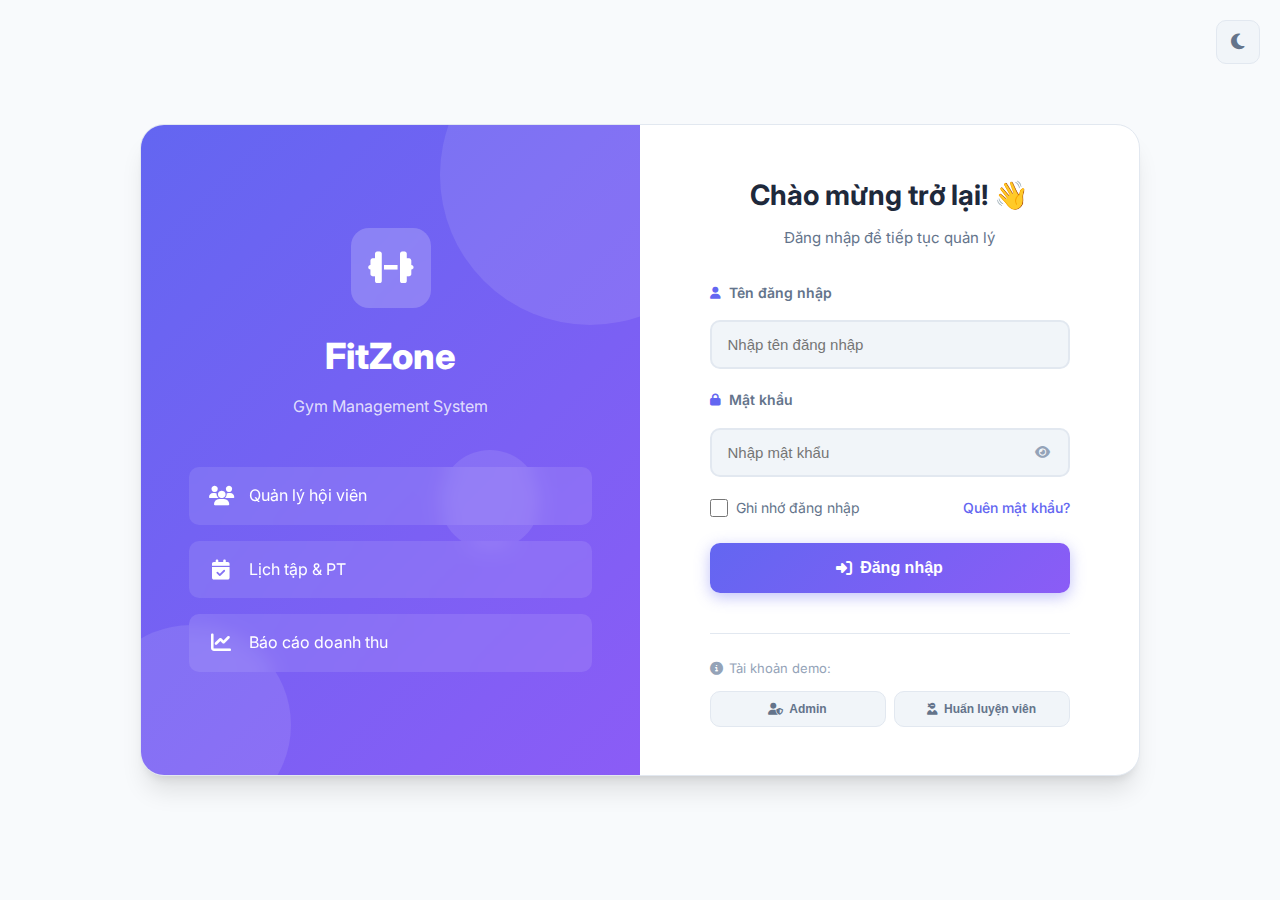
<file: admin/index.html>
<!DOCTYPE html>
<html lang="vi" data-theme="light">
  <head>
    <meta charset="UTF-8" />
    <meta name="viewport" content="width=device-width, initial-scale=1.0" />
    <title>FitZone - Gym Management System</title>
    <link rel="stylesheet" href="css/styles.css" />
    <link
      href="https://fonts.googleapis.com/css2?family=Inter:wght@300;400;500;600;700;800&display=swap"
      rel="stylesheet"
    />
    <link
      rel="stylesheet"
      href="https://cdnjs.cloudflare.com/ajax/libs/font-awesome/6.4.0/css/all.min.css"
    />
  </head>
  <body>
    <div class="app-container">
      <!-- Sidebar -->
      <aside class="sidebar" id="sidebar">
        <div class="sidebar-header">
          <div class="logo">
            <div class="logo-icon"><i class="fas fa-dumbbell"></i></div>
            <div class="logo-text">
              <span class="logo-name">FitZone</span>
              <span class="logo-tagline">Gym Management</span>
            </div>
          </div>
          <button
            class="sidebar-collapse-btn"
            id="sidebarCollapseBtn"
            title="Thu gọn"
          >
            <i class="fas fa-chevron-left"></i>
          </button>
        </div>

        <nav class="sidebar-nav">
          <div class="nav-section">
            <span class="nav-section-title">MENU CHÍNH</span>
            <ul>
              <li class="nav-item active" data-page="dashboard">
                <a href="#dashboard"
                  ><i class="fas fa-th-large"></i><span>Dashboard</span></a
                >
              </li>
              <li class="nav-item" data-page="members">
                <a href="members.html"
                  ><i class="fas fa-users"></i><span>Hội viên</span
                  ><span class="nav-badge" id="membersBadge">5</span></a
                >
              </li>
              <li class="nav-item" data-page="packages">
                <a href="packages.html"
                  ><i class="fas fa-box-open"></i><span>Gói tập</span></a
                >
              </li>
              <li class="nav-item" data-page="trainers">
                <a href="trainers.html"
                  ><i class="fas fa-user-ninja"></i><span>Huấn luyện viên</span
                  ><span class="nav-badge success">12</span></a
                >
              </li>
            </ul>
          </div>

          <div class="nav-section">
            <span class="nav-section-title">HOẠT ĐỘNG</span>
            <ul>
              <li class="nav-item" data-page="schedule">
                <a href="schedule.html"
                  ><i class="fas fa-calendar-alt"></i><span>Lịch tập</span></a
                >
              </li>
              <li class="nav-item" data-page="checkin">
                <a href="checkin.html"
                  ><i class="fas fa-qrcode"></i><span>Check-in</span
                  ><span class="nav-badge warning">5</span></a
                >
              </li>
              <li class="nav-item" data-page="facilities">
                <a href="facilities.html"
                  ><i class="fas fa-dumbbell"></i><span>Thiết bị</span></a
                >
              </li>
            </ul>
          </div>

          <div class="nav-section">
            <span class="nav-section-title">TÀI CHÍNH</span>
            <ul>
              <li class="nav-item" data-page="invoices">
                <a href="invoices.html"
                  ><i class="fas fa-file-invoice-dollar"></i
                  ><span>Hóa đơn</span></a
                >
              </li>
              <li class="nav-item" data-page="reports">
                <a href="reports.html"
                  ><i class="fas fa-chart-line"></i><span>Báo cáo</span></a
                >
              </li>
            </ul>
          </div>
        </nav>

        <div class="sidebar-footer">
          <a href="../index.html" class="back-home-btn">
            <i class="fas fa-home"></i>
            <span>← Về trang chủ</span>
          </a>
        </div>
      </aside>

      <!-- Main Content -->
      <main class="main-content">
        <header class="header">
          <div class="header-left">
            <button class="menu-toggle" id="menuToggle">
              <i class="fas fa-bars"></i>
            </button>
            <div class="breadcrumb">
              <span class="breadcrumb-item"><i class="fas fa-home"></i></span>
              <span class="breadcrumb-separator">/</span>
              <span class="breadcrumb-item active">Dashboard</span>
            </div>
          </div>
          <div class="header-center">
            <div class="search-box">
              <i class="fas fa-search"></i>
              <input
                type="text"
                placeholder="Tìm kiếm hội viên, PT, gói tập..."
              />
              <kbd>Ctrl+K</kbd>
            </div>
          </div>
          <div class="header-right">
            <button class="header-btn" id="themeToggle" title="Đổi giao diện">
              <i class="fas fa-sun" id="themeIcon"></i>
            </button>
            <button class="header-btn" id="fullscreenBtn" title="Toàn màn hình">
              <i class="fas fa-expand"></i>
            </button>
            <button class="header-btn notification-btn" title="Thông báo">
              <i class="fas fa-bell"></i><span class="badge">3</span>
            </button>
            <div class="admin-dropdown">
              <button
                class="btn btn-primary btn-glow admin-btn"
                onclick="toggleAdminDropdown()"
              >
                <img
                  src="https://ui-avatars.com/api/?name=Admin&background=6366f1&color=fff&size=28"
                  alt="Admin"
                  class="admin-avatar"
                />
                <span>Admin</span>
                <i class="fas fa-chevron-down"></i>
              </button>
              <div class="admin-dropdown-menu" id="adminDropdownMenu">
                <div class="dropdown-header">
                  <img
                    src="https://ui-avatars.com/api/?name=Admin&background=6366f1&color=fff"
                    alt="Admin"
                  />
                  <div>
                    <strong>Nguyễn Admin</strong>
                    <span>Quản trị viên</span>
                  </div>
                </div>
                <div class="dropdown-divider"></div>
                <a href="settings.html" class="dropdown-item"
                  ><i class="fas fa-cog"></i> Cài đặt</a
                >
                <div class="dropdown-divider"></div>
                <a
                  href="#"
                  class="dropdown-item text-danger"
                  onclick="confirmLogout()"
                  ><i class="fas fa-sign-out-alt"></i> Đăng xuất</a
                >
              </div>
            </div>
          </div>
        </header>

        <div class="content">
          <div class="welcome-banner">
            <div class="welcome-content">
              <h1>Chào mừng trở lại, Admin! 👋</h1>
              <p>
                Hôm nay là <span id="currentDate"></span>. Bạn có
                <strong>5 hội viên</strong> sắp hết hạn.
              </p>
            </div>
            <div class="welcome-illustration">
              <i class="fas fa-dumbbell"></i>
            </div>
          </div>

          <div class="stats-grid">
            <div class="stat-card">
              <div class="stat-icon blue"><i class="fas fa-users"></i></div>
              <div class="stat-info">
                <p>Tổng hội viên</p>
                <h3 id="totalMembers">156</h3>
              </div>
              <div class="stat-trend up">
                <i class="fas fa-arrow-up"></i> 12%
              </div>
            </div>
            <div class="stat-card">
              <div class="stat-icon green"><i class="fas fa-id-card"></i></div>
              <div class="stat-info">
                <p>Thẻ còn hạn</p>
                <h3 id="activeCards">142</h3>
              </div>
              <div class="stat-trend up">
                <i class="fas fa-arrow-up"></i> 8%
              </div>
            </div>
            <div class="stat-card">
              <div class="stat-icon orange"><i class="fas fa-clock"></i></div>
              <div class="stat-info">
                <p>Sắp hết hạn</p>
                <h3 id="expiringCards">14</h3>
              </div>
              <div class="stat-trend down">
                <i class="fas fa-arrow-down"></i> 3%
              </div>
            </div>
            <div class="stat-card">
              <div class="stat-icon purple">
                <i class="fas fa-money-bill-wave"></i>
              </div>
              <div class="stat-info">
                <p>Doanh thu tháng</p>
                <h3>45.2M</h3>
              </div>
              <div class="stat-trend up">
                <i class="fas fa-arrow-up"></i> 18%
              </div>
            </div>
          </div>

          <div class="main-grid">
            <div class="card members-card">
              <div class="card-header">
                <h2><i class="fas fa-users"></i> Danh sách hội viên</h2>
                <div class="card-actions">
                  <select id="filterStatus" onchange="filterMembers()">
                    <option value="all">Tất cả</option>
                    <option value="active">Còn hạn</option>
                    <option value="expiring">Sắp hết hạn</option>
                    <option value="expired">Hết hạn</option>
                  </select>
                </div>
              </div>
              <div class="card-body">
                <div class="table-container">
                  <table class="data-table">
                    <thead>
                      <tr>
                        <th>Hội viên</th>
                        <th>Mã thẻ</th>
                        <th>Gói tập</th>
                        <th>Ngày bắt đầu</th>
                        <th>Ngày hết hạn</th>
                        <th>Trạng thái</th>
                        <th>Thao tác</th>
                      </tr>
                    </thead>
                    <tbody id="membersTableBody"></tbody>
                  </table>
                </div>
              </div>
            </div>
            <div class="side-panel">
              <div class="card packages-card">
                <div class="card-header">
                  <h2><i class="fas fa-box-open"></i> Gói tập</h2>
                </div>
                <div class="card-body">
                  <div class="package-list" id="packageList"></div>
                </div>
              </div>
              <div class="card expiring-card">
                <div class="card-header">
                  <h2>
                    <i class="fas fa-exclamation-triangle"></i> Sắp hết hạn
                  </h2>
                </div>
                <div class="card-body">
                  <div class="expiring-list" id="expiringList"></div>
                </div>
              </div>
            </div>
          </div>
        </div>
      </main>
    </div>

    <!-- Add Member Modal -->
    <div class="modal" id="addMemberModal">
      <div class="modal-overlay" onclick="closeModal('addMemberModal')"></div>
      <div class="modal-content">
        <div class="modal-header">
          <h2><i class="fas fa-user-plus"></i> Đăng ký hội viên mới</h2>
          <button class="close-btn" onclick="closeModal('addMemberModal')">
            <i class="fas fa-times"></i>
          </button>
        </div>
        <form id="addMemberForm" onsubmit="addMember(event)">
          <div class="modal-body">
            <div class="form-row">
              <div class="form-group">
                <label><i class="fas fa-user"></i> Họ và tên</label>
                <input
                  type="text"
                  id="memberName"
                  required
                  placeholder="Nhập họ tên"
                />
              </div>
              <div class="form-group">
                <label><i class="fas fa-phone"></i> Số điện thoại</label>
                <input
                  type="tel"
                  id="memberPhone"
                  required
                  placeholder="Nhập số điện thoại"
                />
              </div>
            </div>
            <div class="form-row">
              <div class="form-group">
                <label><i class="fas fa-envelope"></i> Email</label>
                <input
                  type="email"
                  id="memberEmail"
                  required
                  placeholder="Nhập email"
                />
              </div>
              <div class="form-group">
                <label><i class="fas fa-venus-mars"></i> Giới tính</label>
                <select id="memberGender" required>
                  <option value="">Chọn giới tính</option>
                  <option value="male">Nam</option>
                  <option value="female">Nữ</option>
                </select>
              </div>
            </div>
            <div class="form-row">
              <div class="form-group">
                <label><i class="fas fa-box"></i> Gói tập</label>
                <select id="memberPackage" required onchange="updateEndDate()">
                  <option value="">Chọn gói tập</option>
                  <option value="1" data-duration="30" data-price="500000">
                    Gói 1 tháng - 500,000đ
                  </option>
                  <option value="2" data-duration="90" data-price="1200000">
                    Gói 3 tháng - 1,200,000đ
                  </option>
                  <option value="3" data-duration="180" data-price="2000000">
                    Gói 6 tháng - 2,000,000đ
                  </option>
                  <option value="4" data-duration="365" data-price="3500000">
                    Gói 12 tháng - 3,500,000đ
                  </option>
                </select>
              </div>
              <div class="form-group">
                <label><i class="fas fa-calendar"></i> Ngày bắt đầu</label>
                <input
                  type="date"
                  id="startDate"
                  required
                  onchange="updateEndDate()"
                />
              </div>
            </div>
            <div class="form-row">
              <div class="form-group">
                <label
                  ><i class="fas fa-calendar-check"></i> Ngày hết hạn</label
                >
                <input type="date" id="endDate" readonly />
              </div>
              <div class="form-group">
                <label><i class="fas fa-money-bill"></i> Số tiền</label>
                <input
                  type="text"
                  id="totalAmount"
                  readonly
                  placeholder="Tự động tính"
                />
              </div>
            </div>
          </div>
          <div class="modal-footer">
            <button
              type="button"
              class="btn btn-secondary"
              onclick="closeModal('addMemberModal')"
            >
              Hủy
            </button>
            <button type="submit" class="btn btn-primary">
              <i class="fas fa-save"></i> Đăng ký
            </button>
          </div>
        </form>
      </div>
    </div>

    <!-- Edit Member Modal -->
    <div class="modal" id="editMemberModal">
      <div class="modal-overlay" onclick="closeModal('editMemberModal')"></div>
      <div class="modal-content">
        <div class="modal-header">
          <h2><i class="fas fa-edit"></i> Chỉnh sửa hội viên</h2>
          <button class="close-btn" onclick="closeModal('editMemberModal')">
            <i class="fas fa-times"></i>
          </button>
        </div>
        <form id="editMemberForm" onsubmit="updateMember(event)">
          <input type="hidden" id="editMemberId" />
          <div class="modal-body">
            <div class="form-row">
              <div class="form-group">
                <label><i class="fas fa-user"></i> Họ và tên</label>
                <input type="text" id="editMemberName" required />
              </div>
              <div class="form-group">
                <label><i class="fas fa-phone"></i> Số điện thoại</label>
                <input type="tel" id="editMemberPhone" required />
              </div>
            </div>
            <div class="form-row">
              <div class="form-group">
                <label><i class="fas fa-envelope"></i> Email</label>
                <input type="email" id="editMemberEmail" required />
              </div>
              <div class="form-group">
                <label><i class="fas fa-id-card"></i> Mã thẻ</label>
                <input type="text" id="editCardId" readonly />
              </div>
            </div>
            <div class="form-row">
              <div class="form-group">
                <label><i class="fas fa-calendar"></i> Ngày bắt đầu</label>
                <input type="date" id="editStartDate" required />
              </div>
              <div class="form-group">
                <label
                  ><i class="fas fa-calendar-check"></i> Ngày hết hạn</label
                >
                <input type="date" id="editEndDate" required />
              </div>
            </div>
          </div>
          <div class="modal-footer">
            <button
              type="button"
              class="btn btn-secondary"
              onclick="closeModal('editMemberModal')"
            >
              Hủy
            </button>
            <button type="submit" class="btn btn-primary">
              <i class="fas fa-save"></i> Cập nhật
            </button>
          </div>
        </form>
      </div>
    </div>

    <!-- Renew Modal -->
    <div class="modal" id="renewModal">
      <div class="modal-overlay" onclick="closeModal('renewModal')"></div>
      <div class="modal-content modal-sm">
        <div class="modal-header">
          <h2><i class="fas fa-sync"></i> Gia hạn thẻ tập</h2>
          <button class="close-btn" onclick="closeModal('renewModal')">
            <i class="fas fa-times"></i>
          </button>
        </div>
        <form id="renewForm" onsubmit="renewMembership(event)">
          <input type="hidden" id="renewMemberId" />
          <div class="modal-body">
            <div class="member-renew-info" id="renewMemberInfo"></div>
            <div class="form-group">
              <label><i class="fas fa-box"></i> Chọn gói gia hạn</label>
              <select id="renewPackage" required>
                <option value="">Chọn gói tập</option>
                <option value="1" data-duration="30" data-price="500000">
                  Gói 1 tháng - 500,000đ
                </option>
                <option value="2" data-duration="90" data-price="1200000">
                  Gói 3 tháng - 1,200,000đ
                </option>
                <option value="3" data-duration="180" data-price="2000000">
                  Gói 6 tháng - 2,000,000đ
                </option>
                <option value="4" data-duration="365" data-price="3500000">
                  Gói 12 tháng - 3,500,000đ
                </option>
              </select>
            </div>
          </div>
          <div class="modal-footer">
            <button
              type="button"
              class="btn btn-secondary"
              onclick="closeModal('renewModal')"
            >
              Hủy
            </button>
            <button type="submit" class="btn btn-primary">
              <i class="fas fa-check"></i> Gia hạn
            </button>
          </div>
        </form>
      </div>
    </div>

    <!-- Toast -->
    <div class="toast" id="toast">
      <i class="fas fa-check-circle"></i>
      <span id="toastMessage">Thao tác thành công!</span>
    </div>

    <script src="js/app.js"></script>
  </body>
</html>
</file>
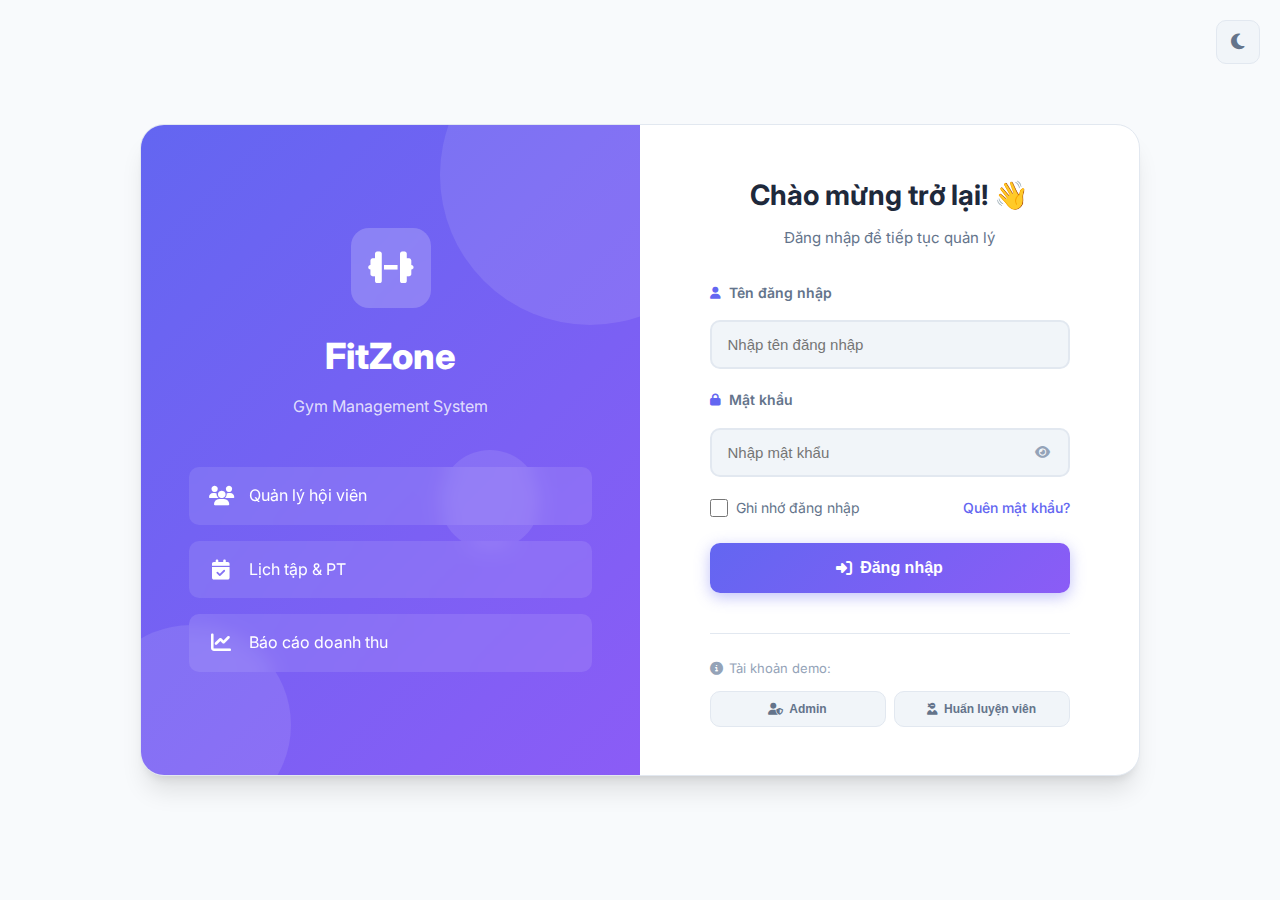
<file: admin/checkin.html>
<!DOCTYPE html>
<html lang="vi" data-theme="light">
  <head>
    <meta charset="UTF-8" />
    <meta name="viewport" content="width=device-width, initial-scale=1.0" />
    <title>Check-in - FitZone Gym Management</title>
    <link rel="stylesheet" href="css/styles.css" />
    <link rel="stylesheet" href="css/checkin.css" />
    <link
      href="https://fonts.googleapis.com/css2?family=Inter:wght@300;400;500;600;700;800&display=swap"
      rel="stylesheet"
    />
    <link
      rel="stylesheet"
      href="https://cdnjs.cloudflare.com/ajax/libs/font-awesome/6.4.0/css/all.min.css"
    />
  </head>
  <body>
    <div class="app-container">
      <!-- Sidebar -->
      <aside class="sidebar" id="sidebar">
        <div class="sidebar-header">
          <div class="logo">
            <div class="logo-icon"><i class="fas fa-dumbbell"></i></div>
            <div class="logo-text">
              <span class="logo-name">FitZone</span>
              <span class="logo-tagline">Gym Management</span>
            </div>
          </div>
          <button
            class="sidebar-collapse-btn"
            id="sidebarCollapseBtn"
            title="Thu gọn"
          >
            <i class="fas fa-chevron-left"></i>
          </button>
        </div>

        <nav class="sidebar-nav">
          <div class="nav-section">
            <span class="nav-section-title">MENU CHÍNH</span>
            <ul>
              <li class="nav-item" data-page="dashboard">
                <a href="index.html"
                  ><i class="fas fa-th-large"></i><span>Dashboard</span></a
                >
              </li>
              <li class="nav-item" data-page="members">
                <a href="members.html"
                  ><i class="fas fa-users"></i><span>Hội viên</span></a
                >
              </li>
              <li class="nav-item" data-page="packages">
                <a href="packages.html"
                  ><i class="fas fa-box-open"></i><span>Gói tập</span></a
                >
              </li>
              <li class="nav-item" data-page="trainers">
                <a href="trainers.html"
                  ><i class="fas fa-user-ninja"></i
                  ><span>Huấn luyện viên</span></a
                >
              </li>
            </ul>
          </div>

          <div class="nav-section">
            <span class="nav-section-title">HOẠT ĐỘNG</span>
            <ul>
              <li class="nav-item" data-page="schedule">
                <a href="schedule.html"
                  ><i class="fas fa-calendar-alt"></i><span>Lịch tập</span></a
                >
              </li>
              <li class="nav-item active" data-page="checkin">
                <a href="checkin.html"
                  ><i class="fas fa-qrcode"></i><span>Check-in</span></a
                >
              </li>
              <li class="nav-item" data-page="facilities">
                <a href="facilities.html"
                  ><i class="fas fa-dumbbell"></i><span>Thiết bị</span></a
                >
              </li>
            </ul>
          </div>

          <div class="nav-section">
            <span class="nav-section-title">TÀI CHÍNH</span>
            <ul>
              <li class="nav-item" data-page="invoices">
                <a href="invoices.html"
                  ><i class="fas fa-file-invoice-dollar"></i
                  ><span>Hóa đơn</span></a
                >
              </li>
              <li class="nav-item" data-page="reports">
                <a href="reports.html"
                  ><i class="fas fa-chart-line"></i><span>Báo cáo</span></a
                >
              </li>
            </ul>
          </div>
        </nav>

        <div class="sidebar-footer">
          <a href="../index.html" class="back-home-btn">
            <i class="fas fa-home"></i>
            <span>← Về trang chủ</span>
          </a>
        </div>
      </aside>

      <!-- Main Content -->
      <main class="main-content">
        <header class="header">
          <div class="header-left">
            <button class="menu-toggle" id="menuToggle">
              <i class="fas fa-bars"></i>
            </button>
            <div class="breadcrumb">
              <span class="breadcrumb-item"><i class="fas fa-home"></i></span>
              <span class="breadcrumb-separator">/</span>
              <span class="breadcrumb-item active">Check-in</span>
            </div>
          </div>
          <div class="header-center">
            <div class="search-box">
              <i class="fas fa-search"></i>
              <input
                type="text"
                placeholder="Tìm kiếm hội viên..."
                id="searchInput"
              />
              <kbd>Ctrl+K</kbd>
            </div>
          </div>
          <div class="header-right">
            <button class="header-btn" id="themeToggle" title="Đổi giao diện">
              <i class="fas fa-sun" id="themeIcon"></i>
            </button>
            <button class="header-btn" id="fullscreenBtn" title="Toàn màn hình">
              <i class="fas fa-expand"></i>
            </button>
            <button class="header-btn notification-btn" title="Thông báo">
              <i class="fas fa-bell"></i><span class="badge">3</span>
            </button>
            <div class="admin-dropdown">
              <button
                class="btn btn-primary btn-glow admin-btn"
                onclick="toggleAdminDropdown()"
              >
                <img
                  src="https://ui-avatars.com/api/?name=Admin&background=6366f1&color=fff&size=28"
                  alt="Admin"
                  class="admin-avatar"
                />
                <span>Admin</span>
                <i class="fas fa-chevron-down"></i>
              </button>
              <div class="admin-dropdown-menu" id="adminDropdownMenu">
                <div class="dropdown-header">
                  <img
                    src="https://ui-avatars.com/api/?name=Admin&background=6366f1&color=fff"
                    alt="Admin"
                  />
                  <div>
                    <strong>Nguyễn Admin</strong>
                    <span>Quản trị viên</span>
                  </div>
                </div>
                <div class="dropdown-divider"></div>
                <a href="settings.html" class="dropdown-item"
                  ><i class="fas fa-cog"></i> Cài đặt</a
                >
                <div class="dropdown-divider"></div>
                <a
                  href="#"
                  class="dropdown-item text-danger"
                  onclick="confirmLogout()"
                  ><i class="fas fa-sign-out-alt"></i> Đăng xuất</a
                >
              </div>
            </div>
          </div>
        </header>

        <div class="content">
          <!-- Page Header -->
          <div class="page-header">
            <div class="page-header-left">
              <h1><i class="fas fa-qrcode"></i> Check-in hội viên</h1>
              <p>Quản lý check-in/check-out hội viên tại phòng tập</p>
            </div>
            <div class="page-header-right">
              <div class="current-time">
                <i class="fas fa-clock"></i>
                <span id="currentTime">00:00:00</span>
              </div>
            </div>
          </div>

          <!-- Stats -->
          <div class="stats-grid">
            <div class="stat-card">
              <div class="stat-icon blue">
                <i class="fas fa-sign-in-alt"></i>
              </div>
              <div class="stat-info">
                <p>Check-in hôm nay</p>
                <h3 id="todayCheckins">0</h3>
              </div>
            </div>
            <div class="stat-card">
              <div class="stat-icon green">
                <i class="fas fa-user-check"></i>
              </div>
              <div class="stat-info">
                <p>Đang tập</p>
                <h3 id="currentlyIn">0</h3>
              </div>
            </div>
            <div class="stat-card">
              <div class="stat-icon orange">
                <i class="fas fa-sign-out-alt"></i>
              </div>
              <div class="stat-info">
                <p>Đã check-out</p>
                <h3 id="checkedOut">0</h3>
              </div>
            </div>
            <div class="stat-card">
              <div class="stat-icon purple">
                <i class="fas fa-chart-bar"></i>
              </div>
              <div class="stat-info">
                <p>Trung bình/ngày</p>
                <h3 id="avgDaily">0</h3>
              </div>
            </div>
          </div>

          <!-- Main Check-in Area -->
          <div class="checkin-grid">
            <!-- Check-in Panel -->
            <div class="card checkin-panel">
              <div class="card-header">
                <h2><i class="fas fa-qrcode"></i> Quét mã / Nhập mã thẻ</h2>
              </div>
              <div class="card-body">
                <div class="checkin-input-area">
                  <div class="qr-scanner-placeholder">
                    <i class="fas fa-qrcode"></i>
                    <p>Quét mã QR hoặc nhập mã thẻ</p>
                  </div>
                  <div class="manual-input">
                    <div class="input-group">
                      <input
                        type="text"
                        id="cardIdInput"
                        placeholder="Nhập mã thẻ (VD: GYM001)"
                        autofocus
                      />
                      <button
                        class="btn btn-primary"
                        onclick="processCheckin()"
                      >
                        <i class="fas fa-check"></i> Check-in
                      </button>
                    </div>
                    <p class="input-hint">Nhấn Enter để check-in nhanh</p>
                  </div>
                </div>

                <!-- Member Preview -->
                <div
                  class="member-preview"
                  id="memberPreview"
                  style="display: none"
                >
                  <div class="preview-header">
                    <img id="previewAvatar" src="" alt="Avatar" />
                    <div class="preview-info">
                      <h3 id="previewName">Tên hội viên</h3>
                      <p id="previewCardId">GYM001</p>
                    </div>
                    <div class="preview-status" id="previewStatus">
                      <span class="status-badge active">Còn hạn</span>
                    </div>
                  </div>
                  <div class="preview-details">
                    <div class="detail-item">
                      <i class="fas fa-box"></i>
                      <span id="previewPackage">Gói tập</span>
                    </div>
                    <div class="detail-item">
                      <i class="fas fa-calendar"></i>
                      <span id="previewExpiry">Hết hạn: --/--/----</span>
                    </div>
                    <div class="detail-item">
                      <i class="fas fa-history"></i>
                      <span id="previewLastCheckin">Lần cuối: --/--/----</span>
                    </div>
                  </div>
                  <div class="preview-actions">
                    <button
                      class="btn btn-success btn-lg"
                      onclick="confirmCheckin()"
                    >
                      <i class="fas fa-sign-in-alt"></i> Xác nhận Check-in
                    </button>
                    <button class="btn btn-secondary" onclick="cancelPreview()">
                      <i class="fas fa-times"></i> Hủy
                    </button>
                  </div>
                </div>

                <!-- Success Animation -->
                <div
                  class="checkin-success"
                  id="checkinSuccess"
                  style="display: none"
                >
                  <div class="success-icon">
                    <i class="fas fa-check-circle"></i>
                  </div>
                  <h2>Check-in thành công!</h2>
                  <p id="successMessage">Chào mừng bạn đến FitZone!</p>
                </div>
              </div>
            </div>

            <!-- Today's Check-in List -->
            <div class="card checkin-list-card">
              <div class="card-header">
                <h2><i class="fas fa-list"></i> Lịch sử check-in hôm nay</h2>
                <div class="card-actions">
                  <select id="filterCheckin" onchange="filterCheckinList()">
                    <option value="all">Tất cả</option>
                    <option value="in">Đang tập</option>
                    <option value="out">Đã ra</option>
                  </select>
                </div>
              </div>
              <div class="card-body">
                <div class="checkin-list" id="checkinList">
                  <!-- Generated by JS -->
                </div>
              </div>
            </div>
          </div>

          <!-- Currently In Gym -->
          <div class="card currently-in-card">
            <div class="card-header">
              <h2>
                <i class="fas fa-users"></i> Hội viên đang tập (<span
                  id="currentCount"
                  >0</span
                >)
              </h2>
            </div>
            <div class="card-body">
              <div class="currently-in-grid" id="currentlyInGrid">
                <!-- Generated by JS -->
              </div>
            </div>
          </div>
        </div>
      </main>
    </div>

    <!-- Member Detail Modal -->
    <div class="modal" id="memberDetailModal">
      <div
        class="modal-overlay"
        onclick="closeModal('memberDetailModal')"
      ></div>
      <div class="modal-content modal-sm">
        <div class="modal-header">
          <h2><i class="fas fa-user"></i> Thông tin hội viên</h2>
          <button class="close-btn" onclick="closeModal('memberDetailModal')">
            <i class="fas fa-times"></i>
          </button>
        </div>
        <div class="modal-body">
          <div class="member-detail" id="memberDetail">
            <!-- Generated by JS -->
          </div>
        </div>
        <div class="modal-footer">
          <button
            type="button"
            class="btn btn-secondary"
            onclick="closeModal('memberDetailModal')"
          >
            Đóng
          </button>
          <button
            type="button"
            class="btn btn-warning"
            id="checkoutBtn"
            onclick="checkoutMember()"
          >
            <i class="fas fa-sign-out-alt"></i> Check-out
          </button>
        </div>
      </div>
    </div>

    <!-- Toast -->
    <div class="toast" id="toast">
      <i class="fas fa-check-circle"></i>
      <span id="toastMessage">Thao tác thành công!</span>
    </div>

    <script src="js/checkin.js"></script>
  </body>
</html>
</file>
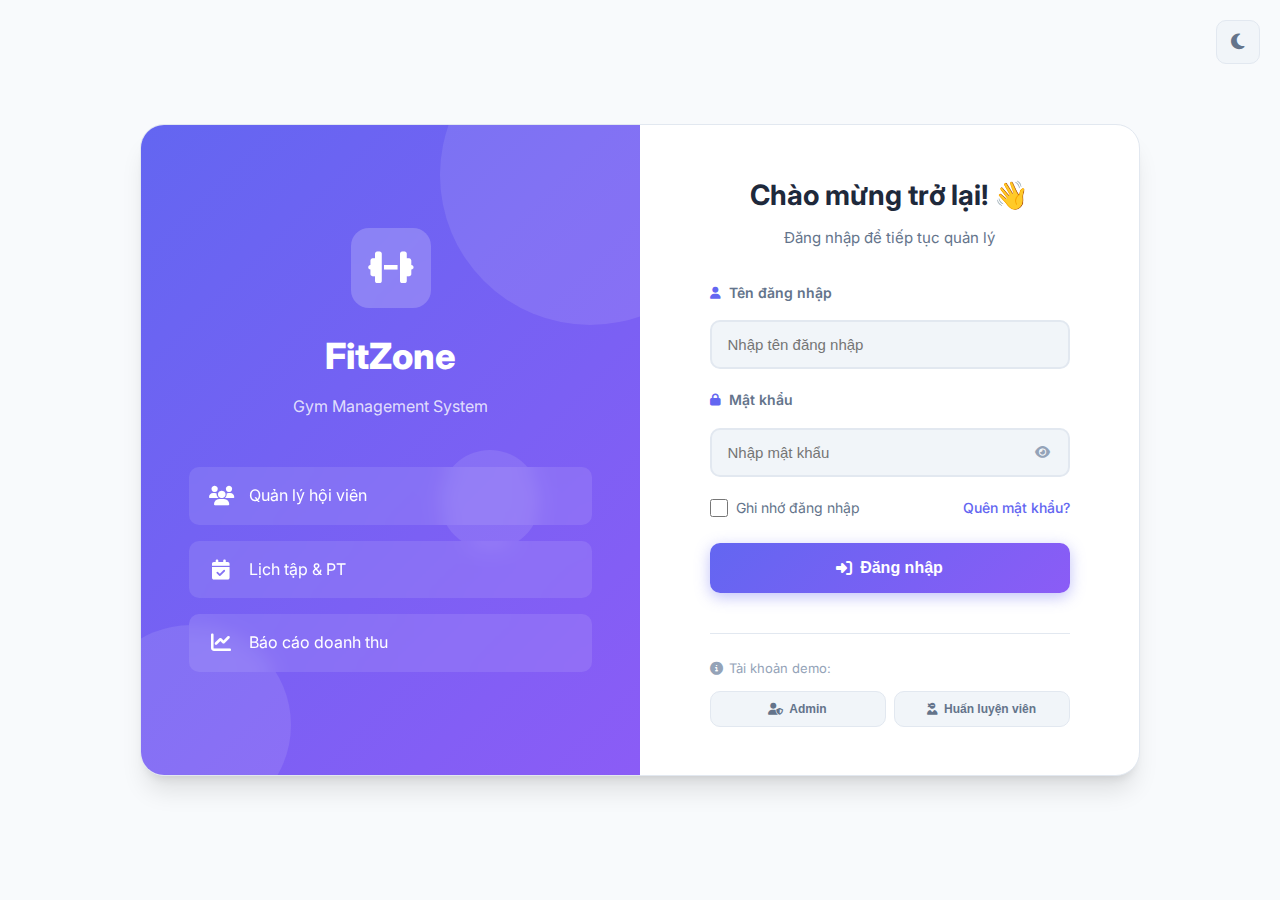
<file: admin/facilities.html>
<!DOCTYPE html>
<html lang="vi" data-theme="light">
  <head>
    <meta charset="UTF-8" />
    <meta name="viewport" content="width=device-width, initial-scale=1.0" />
    <title>Thiết bị - FitZone Gym Management</title>
    <link rel="stylesheet" href="css/styles.css" />
    <link rel="stylesheet" href="css/facilities.css" />
    <link
      href="https://fonts.googleapis.com/css2?family=Inter:wght@300;400;500;600;700;800&display=swap"
      rel="stylesheet"
    />
    <link
      rel="stylesheet"
      href="https://cdnjs.cloudflare.com/ajax/libs/font-awesome/6.4.0/css/all.min.css"
    />
  </head>
  <body>
    <div class="app-container">
      <!-- Sidebar -->
      <aside class="sidebar" id="sidebar">
        <div class="sidebar-header">
          <div class="logo">
            <div class="logo-icon"><i class="fas fa-dumbbell"></i></div>
            <div class="logo-text">
              <span class="logo-name">FitZone</span>
              <span class="logo-tagline">Gym Management</span>
            </div>
          </div>
          <button
            class="sidebar-collapse-btn"
            id="sidebarCollapseBtn"
            title="Thu gọn"
          >
            <i class="fas fa-chevron-left"></i>
          </button>
        </div>

        <nav class="sidebar-nav">
          <div class="nav-section">
            <span class="nav-section-title">MENU CHÍNH</span>
            <ul>
              <li class="nav-item" data-page="dashboard">
                <a href="index.html"
                  ><i class="fas fa-th-large"></i><span>Dashboard</span></a
                >
              </li>
              <li class="nav-item" data-page="members">
                <a href="members.html"
                  ><i class="fas fa-users"></i><span>Hội viên</span></a
                >
              </li>
              <li class="nav-item" data-page="packages">
                <a href="packages.html"
                  ><i class="fas fa-box-open"></i><span>Gói tập</span></a
                >
              </li>
              <li class="nav-item" data-page="trainers">
                <a href="trainers.html"
                  ><i class="fas fa-user-ninja"></i
                  ><span>Huấn luyện viên</span></a
                >
              </li>
            </ul>
          </div>

          <div class="nav-section">
            <span class="nav-section-title">HOẠT ĐỘNG</span>
            <ul>
              <li class="nav-item" data-page="schedule">
                <a href="schedule.html"
                  ><i class="fas fa-calendar-alt"></i><span>Lịch tập</span></a
                >
              </li>
              <li class="nav-item" data-page="checkin">
                <a href="checkin.html"
                  ><i class="fas fa-qrcode"></i><span>Check-in</span></a
                >
              </li>
              <li class="nav-item active" data-page="facilities">
                <a href="facilities.html"
                  ><i class="fas fa-dumbbell"></i><span>Thiết bị</span></a
                >
              </li>
            </ul>
          </div>

          <div class="nav-section">
            <span class="nav-section-title">TÀI CHÍNH</span>
            <ul>
              <li class="nav-item" data-page="invoices">
                <a href="invoices.html"
                  ><i class="fas fa-file-invoice-dollar"></i
                  ><span>Hóa đơn</span></a
                >
              </li>
              <li class="nav-item" data-page="reports">
                <a href="reports.html"
                  ><i class="fas fa-chart-line"></i><span>Báo cáo</span></a
                >
              </li>
            </ul>
          </div>
        </nav>

        <div class="sidebar-footer">
          <a href="../index.html" class="back-home-btn">
            <i class="fas fa-home"></i>
            <span>← Về trang chủ</span>
          </a>
        </div>
      </aside>

      <!-- Main Content -->
      <main class="main-content">
        <header class="header">
          <div class="header-left">
            <button class="menu-toggle" id="menuToggle">
              <i class="fas fa-bars"></i>
            </button>
            <div class="breadcrumb">
              <span class="breadcrumb-item"><i class="fas fa-home"></i></span>
              <span class="breadcrumb-separator">/</span>
              <span class="breadcrumb-item active">Thiết bị</span>
            </div>
          </div>
          <div class="header-center">
            <div class="search-box">
              <i class="fas fa-search"></i>
              <input
                type="text"
                placeholder="Tìm kiếm thiết bị..."
                id="searchInput"
              />
              <kbd>Ctrl+K</kbd>
            </div>
          </div>
          <div class="header-right">
            <button class="header-btn" id="themeToggle" title="Đổi giao diện">
              <i class="fas fa-sun" id="themeIcon"></i>
            </button>
            <button class="header-btn" id="fullscreenBtn" title="Toàn màn hình">
              <i class="fas fa-expand"></i>
            </button>
            <button class="header-btn notification-btn" title="Thông báo">
              <i class="fas fa-bell"></i><span class="badge">3</span>
            </button>
            <div class="admin-dropdown">
              <button
                class="btn btn-primary btn-glow admin-btn"
                onclick="toggleAdminDropdown()"
              >
                <img
                  src="https://ui-avatars.com/api/?name=Admin&background=6366f1&color=fff&size=28"
                  alt="Admin"
                  class="admin-avatar"
                />
                <span>Admin</span>
                <i class="fas fa-chevron-down"></i>
              </button>
              <div class="admin-dropdown-menu" id="adminDropdownMenu">
                <div class="dropdown-header">
                  <img
                    src="https://ui-avatars.com/api/?name=Admin&background=6366f1&color=fff"
                    alt="Admin"
                  />
                  <div>
                    <strong>Nguyễn Admin</strong>
                    <span>Quản trị viên</span>
                  </div>
                </div>
                <div class="dropdown-divider"></div>
                <a href="settings.html" class="dropdown-item"
                  ><i class="fas fa-cog"></i> Cài đặt</a
                >
                <div class="dropdown-divider"></div>
                <a
                  href="#"
                  class="dropdown-item text-danger"
                  onclick="confirmLogout()"
                  ><i class="fas fa-sign-out-alt"></i> Đăng xuất</a
                >
              </div>
            </div>
          </div>
        </header>

        <div class="content">
          <!-- Page Header -->
          <div class="page-header">
            <div class="page-header-left">
              <h1><i class="fas fa-dumbbell"></i> Quản lý thiết bị</h1>
              <p>Quản lý thiết bị và cơ sở vật chất phòng tập</p>
            </div>
            <div class="page-header-right">
              <button
                class="btn btn-primary"
                onclick="openModal('addEquipmentModal')"
              >
                <i class="fas fa-plus"></i>
                <span>Thêm thiết bị</span>
              </button>
            </div>
          </div>

          <!-- Stats -->
          <div class="stats-grid">
            <div class="stat-card">
              <div class="stat-icon blue"><i class="fas fa-dumbbell"></i></div>
              <div class="stat-info">
                <p>Tổng thiết bị</p>
                <h3 id="totalEquipment">0</h3>
              </div>
            </div>
            <div class="stat-card">
              <div class="stat-icon green">
                <i class="fas fa-check-circle"></i>
              </div>
              <div class="stat-info">
                <p>Hoạt động tốt</p>
                <h3 id="activeEquipment">0</h3>
              </div>
            </div>
            <div class="stat-card">
              <div class="stat-icon orange"><i class="fas fa-tools"></i></div>
              <div class="stat-info">
                <p>Đang bảo trì</p>
                <h3 id="maintenanceEquipment">0</h3>
              </div>
            </div>
            <div class="stat-card">
              <div class="stat-icon purple">
                <i class="fas fa-door-open"></i>
              </div>
              <div class="stat-info">
                <p>Số phòng</p>
                <h3 id="totalRooms">5</h3>
              </div>
            </div>
          </div>

          <!-- Filter Tabs -->
          <div class="filter-tabs">
            <button
              class="filter-tab active"
              data-filter="all"
              onclick="filterByCategory('all')"
            >
              <i class="fas fa-th-large"></i> Tất cả
            </button>
            <button
              class="filter-tab"
              data-filter="cardio"
              onclick="filterByCategory('cardio')"
            >
              <i class="fas fa-heartbeat"></i> Cardio
            </button>
            <button
              class="filter-tab"
              data-filter="strength"
              onclick="filterByCategory('strength')"
            >
              <i class="fas fa-dumbbell"></i> Strength
            </button>
            <button
              class="filter-tab"
              data-filter="free-weight"
              onclick="filterByCategory('free-weight')"
            >
              <i class="fas fa-weight-hanging"></i> Free Weight
            </button>
            <button
              class="filter-tab"
              data-filter="accessories"
              onclick="filterByCategory('accessories')"
            >
              <i class="fas fa-box"></i> Phụ kiện
            </button>
          </div>

          <!-- Equipment Grid -->
          <div class="equipment-grid" id="equipmentGrid">
            <!-- Generated by JS -->
          </div>

          <!-- Rooms Section -->
          <div class="card rooms-card">
            <div class="card-header">
              <h2><i class="fas fa-door-open"></i> Danh sách phòng tập</h2>
            </div>
            <div class="card-body">
              <div class="rooms-grid" id="roomsGrid">
                <!-- Generated by JS -->
              </div>
            </div>
          </div>
        </div>
      </main>
    </div>

    <!-- Add Equipment Modal -->
    <div class="modal" id="addEquipmentModal">
      <div
        class="modal-overlay"
        onclick="closeModal('addEquipmentModal')"
      ></div>
      <div class="modal-content">
        <div class="modal-header">
          <h2><i class="fas fa-plus-circle"></i> Thêm thiết bị mới</h2>
          <button class="close-btn" onclick="closeModal('addEquipmentModal')">
            <i class="fas fa-times"></i>
          </button>
        </div>
        <form id="addEquipmentForm" onsubmit="addEquipment(event)">
          <div class="modal-body">
            <div class="form-row">
              <div class="form-group">
                <label><i class="fas fa-tag"></i> Tên thiết bị</label>
                <input
                  type="text"
                  id="equipmentName"
                  required
                  placeholder="VD: Máy chạy bộ"
                />
              </div>
              <div class="form-group">
                <label><i class="fas fa-barcode"></i> Mã thiết bị</label>
                <input
                  type="text"
                  id="equipmentCode"
                  required
                  placeholder="VD: TRD-001"
                />
              </div>
            </div>
            <div class="form-row">
              <div class="form-group">
                <label><i class="fas fa-layer-group"></i> Danh mục</label>
                <select id="equipmentCategory" required>
                  <option value="">Chọn danh mục</option>
                  <option value="cardio">Cardio</option>
                  <option value="strength">Strength</option>
                  <option value="free-weight">Free Weight</option>
                  <option value="accessories">Phụ kiện</option>
                </select>
              </div>
              <div class="form-group">
                <label><i class="fas fa-door-open"></i> Phòng</label>
                <select id="equipmentRoom" required>
                  <option value="">Chọn phòng</option>
                  <option value="room1">Phòng 1 - Yoga</option>
                  <option value="room2">Phòng 2 - Gym</option>
                  <option value="room3">Phòng 3 - Cardio</option>
                  <option value="room4">Phòng 4 - Boxing</option>
                  <option value="room5">Phòng 5 - Dance</option>
                </select>
              </div>
            </div>
            <div class="form-row">
              <div class="form-group">
                <label><i class="fas fa-industry"></i> Hãng sản xuất</label>
                <input
                  type="text"
                  id="equipmentBrand"
                  placeholder="VD: Life Fitness"
                />
              </div>
              <div class="form-group">
                <label><i class="fas fa-calendar"></i> Ngày mua</label>
                <input type="date" id="purchaseDate" />
              </div>
            </div>
            <div class="form-row">
              <div class="form-group">
                <label><i class="fas fa-money-bill"></i> Giá mua</label>
                <input
                  type="number"
                  id="equipmentPrice"
                  placeholder="VD: 50000000"
                />
              </div>
              <div class="form-group">
                <label><i class="fas fa-info-circle"></i> Trạng thái</label>
                <select id="equipmentStatus">
                  <option value="active">Hoạt động tốt</option>
                  <option value="maintenance">Đang bảo trì</option>
                  <option value="broken">Hỏng</option>
                </select>
              </div>
            </div>
            <div class="form-group">
              <label><i class="fas fa-sticky-note"></i> Ghi chú</label>
              <textarea
                id="equipmentNote"
                rows="2"
                placeholder="Ghi chú thêm..."
              ></textarea>
            </div>
          </div>
          <div class="modal-footer">
            <button
              type="button"
              class="btn btn-secondary"
              onclick="closeModal('addEquipmentModal')"
            >
              Hủy
            </button>
            <button type="submit" class="btn btn-primary">
              <i class="fas fa-save"></i> Lưu
            </button>
          </div>
        </form>
      </div>
    </div>

    <!-- View/Edit Equipment Modal -->
    <div class="modal" id="viewEquipmentModal">
      <div
        class="modal-overlay"
        onclick="closeModal('viewEquipmentModal')"
      ></div>
      <div class="modal-content">
        <div class="modal-header">
          <h2><i class="fas fa-info-circle"></i> Chi tiết thiết bị</h2>
          <button class="close-btn" onclick="closeModal('viewEquipmentModal')">
            <i class="fas fa-times"></i>
          </button>
        </div>
        <div class="modal-body">
          <div class="equipment-detail" id="equipmentDetail">
            <!-- Generated by JS -->
          </div>
        </div>
        <div class="modal-footer">
          <button
            type="button"
            class="btn btn-secondary"
            onclick="closeModal('viewEquipmentModal')"
          >
            Đóng
          </button>
          <button
            type="button"
            class="btn btn-warning"
            onclick="setMaintenance()"
          >
            <i class="fas fa-tools"></i> Bảo trì
          </button>
          <button
            type="button"
            class="btn btn-danger"
            onclick="deleteCurrentEquipment()"
          >
            <i class="fas fa-trash"></i> Xóa
          </button>
        </div>
      </div>
    </div>

    <!-- Toast -->
    <div class="toast" id="toast">
      <i class="fas fa-check-circle"></i>
      <span id="toastMessage">Thao tác thành công!</span>
    </div>

    <script src="js/facilities.js"></script>
  </body>
</html>
</file>
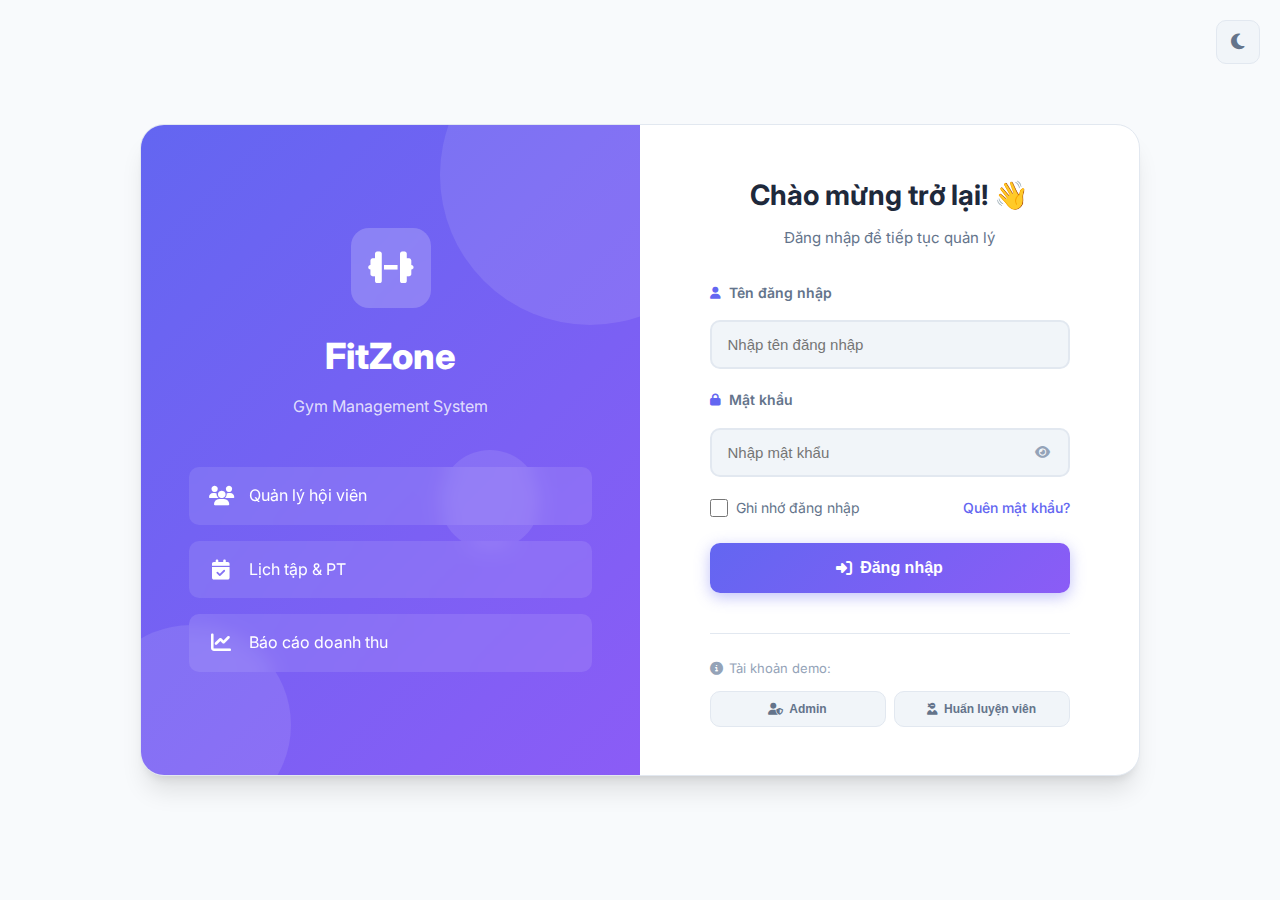
<file: admin/invoices.html>
<!DOCTYPE html>
<html lang="vi" data-theme="light">
  <head>
    <meta charset="UTF-8" />
    <meta name="viewport" content="width=device-width, initial-scale=1.0" />
    <title>Hóa đơn - FitZone Gym Management</title>
    <link rel="stylesheet" href="css/styles.css" />
    <link rel="stylesheet" href="css/invoices.css" />
    <link
      href="https://fonts.googleapis.com/css2?family=Inter:wght@300;400;500;600;700;800&display=swap"
      rel="stylesheet"
    />
    <link
      rel="stylesheet"
      href="https://cdnjs.cloudflare.com/ajax/libs/font-awesome/6.4.0/css/all.min.css"
    />
  </head>
  <body>
    <div class="app-container">
      <!-- Sidebar -->
      <aside class="sidebar" id="sidebar">
        <div class="sidebar-header">
          <div class="logo">
            <div class="logo-icon"><i class="fas fa-dumbbell"></i></div>
            <div class="logo-text">
              <span class="logo-name">FitZone</span>
              <span class="logo-tagline">Gym Management</span>
            </div>
          </div>
          <button
            class="sidebar-collapse-btn"
            id="sidebarCollapseBtn"
            title="Thu gọn"
          >
            <i class="fas fa-chevron-left"></i>
          </button>
        </div>

        <nav class="sidebar-nav">
          <div class="nav-section">
            <span class="nav-section-title">MENU CHÍNH</span>
            <ul>
              <li class="nav-item" data-page="dashboard">
                <a href="index.html"
                  ><i class="fas fa-th-large"></i><span>Dashboard</span></a
                >
              </li>
              <li class="nav-item" data-page="members">
                <a href="members.html"
                  ><i class="fas fa-users"></i><span>Hội viên</span></a
                >
              </li>
              <li class="nav-item" data-page="packages">
                <a href="packages.html"
                  ><i class="fas fa-box-open"></i><span>Gói tập</span></a
                >
              </li>
              <li class="nav-item" data-page="trainers">
                <a href="trainers.html"
                  ><i class="fas fa-user-ninja"></i
                  ><span>Huấn luyện viên</span></a
                >
              </li>
            </ul>
          </div>

          <div class="nav-section">
            <span class="nav-section-title">HOẠT ĐỘNG</span>
            <ul>
              <li class="nav-item" data-page="schedule">
                <a href="schedule.html"
                  ><i class="fas fa-calendar-alt"></i><span>Lịch tập</span></a
                >
              </li>
              <li class="nav-item" data-page="checkin">
                <a href="checkin.html"
                  ><i class="fas fa-qrcode"></i><span>Check-in</span></a
                >
              </li>
              <li class="nav-item" data-page="facilities">
                <a href="facilities.html"
                  ><i class="fas fa-dumbbell"></i><span>Thiết bị</span></a
                >
              </li>
            </ul>
          </div>

          <div class="nav-section">
            <span class="nav-section-title">TÀI CHÍNH</span>
            <ul>
              <li class="nav-item active" data-page="invoices">
                <a href="invoices.html"
                  ><i class="fas fa-file-invoice-dollar"></i
                  ><span>Hóa đơn</span></a
                >
              </li>
              <li class="nav-item" data-page="reports">
                <a href="reports.html"
                  ><i class="fas fa-chart-line"></i><span>Báo cáo</span></a
                >
              </li>
            </ul>
          </div>
        </nav>

        <div class="sidebar-footer">
          <a href="../index.html" class="back-home-btn">
            <i class="fas fa-home"></i>
            <span>← Về trang chủ</span>
          </a>
        </div>
      </aside>

      <!-- Main Content -->
      <main class="main-content">
        <header class="header">
          <div class="header-left">
            <button class="menu-toggle" id="menuToggle">
              <i class="fas fa-bars"></i>
            </button>
            <div class="breadcrumb">
              <span class="breadcrumb-item"><i class="fas fa-home"></i></span>
              <span class="breadcrumb-separator">/</span>
              <span class="breadcrumb-item active">Hóa đơn</span>
            </div>
          </div>
          <div class="header-center">
            <div class="search-box">
              <i class="fas fa-search"></i>
              <input
                type="text"
                placeholder="Tìm kiếm hóa đơn..."
                id="searchInput"
              />
              <kbd>Ctrl+K</kbd>
            </div>
          </div>
          <div class="header-right">
            <button class="header-btn" id="themeToggle" title="Đổi giao diện">
              <i class="fas fa-sun" id="themeIcon"></i>
            </button>
            <button class="header-btn" id="fullscreenBtn" title="Toàn màn hình">
              <i class="fas fa-expand"></i>
            </button>
            <button class="header-btn notification-btn" title="Thông báo">
              <i class="fas fa-bell"></i><span class="badge">3</span>
            </button>
            <div class="admin-dropdown">
              <button
                class="btn btn-primary btn-glow admin-btn"
                onclick="toggleAdminDropdown()"
              >
                <img
                  src="https://ui-avatars.com/api/?name=Admin&background=6366f1&color=fff&size=28"
                  alt="Admin"
                  class="admin-avatar"
                />
                <span>Admin</span>
                <i class="fas fa-chevron-down"></i>
              </button>
              <div class="admin-dropdown-menu" id="adminDropdownMenu">
                <div class="dropdown-header">
                  <img
                    src="https://ui-avatars.com/api/?name=Admin&background=6366f1&color=fff"
                    alt="Admin"
                  />
                  <div>
                    <strong>Nguyễn Admin</strong>
                    <span>Quản trị viên</span>
                  </div>
                </div>
                <div class="dropdown-divider"></div>
                <a href="settings.html" class="dropdown-item"
                  ><i class="fas fa-cog"></i> Cài đặt</a
                >
                <div class="dropdown-divider"></div>
                <a
                  href="#"
                  class="dropdown-item text-danger"
                  onclick="confirmLogout()"
                  ><i class="fas fa-sign-out-alt"></i> Đăng xuất</a
                >
              </div>
            </div>
          </div>
        </header>

        <div class="content">
          <!-- Page Header -->
          <div class="page-header">
            <div class="page-header-left">
              <h1>
                <i class="fas fa-file-invoice-dollar"></i> Quản lý hóa đơn
              </h1>
              <p>Quản lý hóa đơn và thanh toán của hội viên</p>
            </div>
            <div class="page-header-right">
              <button class="btn btn-secondary" onclick="exportInvoices()">
                <i class="fas fa-download"></i>
                <span>Xuất Excel</span>
              </button>
              <button
                class="btn btn-primary"
                onclick="openModal('addInvoiceModal')"
              >
                <i class="fas fa-plus"></i>
                <span>Tạo hóa đơn</span>
              </button>
            </div>
          </div>

          <!-- Stats -->
          <div class="stats-grid">
            <div class="stat-card">
              <div class="stat-icon blue">
                <i class="fas fa-file-invoice"></i>
              </div>
              <div class="stat-info">
                <p>Tổng hóa đơn</p>
                <h3 id="totalInvoices">0</h3>
              </div>
            </div>
            <div class="stat-card">
              <div class="stat-icon green">
                <i class="fas fa-check-circle"></i>
              </div>
              <div class="stat-info">
                <p>Đã thanh toán</p>
                <h3 id="paidInvoices">0</h3>
              </div>
            </div>
            <div class="stat-card">
              <div class="stat-icon orange"><i class="fas fa-clock"></i></div>
              <div class="stat-info">
                <p>Chờ thanh toán</p>
                <h3 id="pendingInvoices">0</h3>
              </div>
            </div>
            <div class="stat-card">
              <div class="stat-icon purple">
                <i class="fas fa-money-bill-wave"></i>
              </div>
              <div class="stat-info">
                <p>Doanh thu tháng</p>
                <h3 id="monthlyRevenue">0</h3>
              </div>
            </div>
          </div>

          <!-- Filters -->
          <div class="filters-bar">
            <div class="filter-group">
              <select id="filterStatus" onchange="filterInvoices()">
                <option value="all">Tất cả trạng thái</option>
                <option value="paid">Đã thanh toán</option>
                <option value="pending">Chờ thanh toán</option>
                <option value="cancelled">Đã hủy</option>
              </select>
              <select id="filterType" onchange="filterInvoices()">
                <option value="all">Tất cả loại</option>
                <option value="membership">Gói tập</option>
                <option value="pt">PT</option>
                <option value="product">Sản phẩm</option>
                <option value="other">Khác</option>
              </select>
              <input
                type="month"
                id="filterMonth"
                onchange="filterInvoices()"
              />
            </div>
          </div>

          <!-- Invoices Table -->
          <div class="card invoices-card">
            <div class="card-body">
              <div class="table-container">
                <table class="data-table">
                  <thead>
                    <tr>
                      <th>Mã HĐ</th>
                      <th>Khách hàng</th>
                      <th>Loại</th>
                      <th>Mô tả</th>
                      <th>Số tiền</th>
                      <th>Ngày tạo</th>
                      <th>Trạng thái</th>
                      <th>Thao tác</th>
                    </tr>
                  </thead>
                  <tbody id="invoicesTableBody">
                    <!-- Generated by JS -->
                  </tbody>
                </table>
              </div>
            </div>
          </div>
        </div>
      </main>
    </div>

    <!-- Add Invoice Modal -->
    <div class="modal" id="addInvoiceModal">
      <div class="modal-overlay" onclick="closeModal('addInvoiceModal')"></div>
      <div class="modal-content">
        <div class="modal-header">
          <h2><i class="fas fa-plus-circle"></i> Tạo hóa đơn mới</h2>
          <button class="close-btn" onclick="closeModal('addInvoiceModal')">
            <i class="fas fa-times"></i>
          </button>
        </div>
        <form id="addInvoiceForm" onsubmit="addInvoice(event)">
          <div class="modal-body">
            <div class="form-row">
              <div class="form-group">
                <label><i class="fas fa-user"></i> Khách hàng</label>
                <select id="invoiceCustomer" required>
                  <option value="">Chọn khách hàng</option>
                </select>
              </div>
              <div class="form-group">
                <label><i class="fas fa-tag"></i> Loại hóa đơn</label>
                <select
                  id="invoiceType"
                  required
                  onchange="updateInvoiceItems()"
                >
                  <option value="">Chọn loại</option>
                  <option value="membership">Gói tập</option>
                  <option value="pt">PT</option>
                  <option value="product">Sản phẩm</option>
                  <option value="other">Khác</option>
                </select>
              </div>
            </div>
            <div class="form-row">
              <div class="form-group">
                <label><i class="fas fa-box"></i> Sản phẩm/Dịch vụ</label>
                <select id="invoiceItem" required onchange="updateAmount()">
                  <option value="">Chọn sản phẩm</option>
                </select>
              </div>
              <div class="form-group">
                <label><i class="fas fa-sort-numeric-up"></i> Số lượng</label>
                <input
                  type="number"
                  id="invoiceQuantity"
                  value="1"
                  min="1"
                  onchange="updateAmount()"
                />
              </div>
            </div>
            <div class="form-row">
              <div class="form-group">
                <label><i class="fas fa-money-bill"></i> Đơn giá</label>
                <input type="text" id="invoiceUnitPrice" readonly />
              </div>
              <div class="form-group">
                <label><i class="fas fa-calculator"></i> Thành tiền</label>
                <input type="text" id="invoiceAmount" readonly />
              </div>
            </div>
            <div class="form-row">
              <div class="form-group">
                <label><i class="fas fa-percent"></i> Giảm giá (%)</label>
                <input
                  type="number"
                  id="invoiceDiscount"
                  value="0"
                  min="0"
                  max="100"
                  onchange="updateAmount()"
                />
              </div>
              <div class="form-group">
                <label
                  ><i class="fas fa-money-check"></i> Tổng thanh toán</label
                >
                <input
                  type="text"
                  id="invoiceTotal"
                  readonly
                  class="total-input"
                />
              </div>
            </div>
            <div class="form-row">
              <div class="form-group">
                <label><i class="fas fa-credit-card"></i> Phương thức</label>
                <select id="paymentMethod">
                  <option value="cash">Tiền mặt</option>
                  <option value="transfer">Chuyển khoản</option>
                  <option value="card">Thẻ</option>
                </select>
              </div>
              <div class="form-group">
                <label><i class="fas fa-info-circle"></i> Trạng thái</label>
                <select id="invoiceStatus">
                  <option value="paid">Đã thanh toán</option>
                  <option value="pending">Chờ thanh toán</option>
                </select>
              </div>
            </div>
            <div class="form-group">
              <label><i class="fas fa-sticky-note"></i> Ghi chú</label>
              <textarea
                id="invoiceNote"
                rows="2"
                placeholder="Ghi chú thêm..."
              ></textarea>
            </div>
          </div>
          <div class="modal-footer">
            <button
              type="button"
              class="btn btn-secondary"
              onclick="closeModal('addInvoiceModal')"
            >
              Hủy
            </button>
            <button type="submit" class="btn btn-primary">
              <i class="fas fa-save"></i> Tạo hóa đơn
            </button>
          </div>
        </form>
      </div>
    </div>

    <!-- View Invoice Modal -->
    <div class="modal" id="viewInvoiceModal">
      <div class="modal-overlay" onclick="closeModal('viewInvoiceModal')"></div>
      <div class="modal-content">
        <div class="modal-header">
          <h2><i class="fas fa-file-invoice"></i> Chi tiết hóa đơn</h2>
          <button class="close-btn" onclick="closeModal('viewInvoiceModal')">
            <i class="fas fa-times"></i>
          </button>
        </div>
        <div class="modal-body">
          <div class="invoice-preview" id="invoicePreview">
            <!-- Generated by JS -->
          </div>
        </div>
        <div class="modal-footer">
          <button
            type="button"
            class="btn btn-secondary"
            onclick="closeModal('viewInvoiceModal')"
          >
            Đóng
          </button>
          <button type="button" class="btn btn-info" onclick="printInvoice()">
            <i class="fas fa-print"></i> In hóa đơn
          </button>
        </div>
      </div>
    </div>

    <!-- Toast -->
    <div class="toast" id="toast">
      <i class="fas fa-check-circle"></i>
      <span id="toastMessage">Thao tác thành công!</span>
    </div>

    <script src="js/invoices.js"></script>
  </body>
</html>
</file>
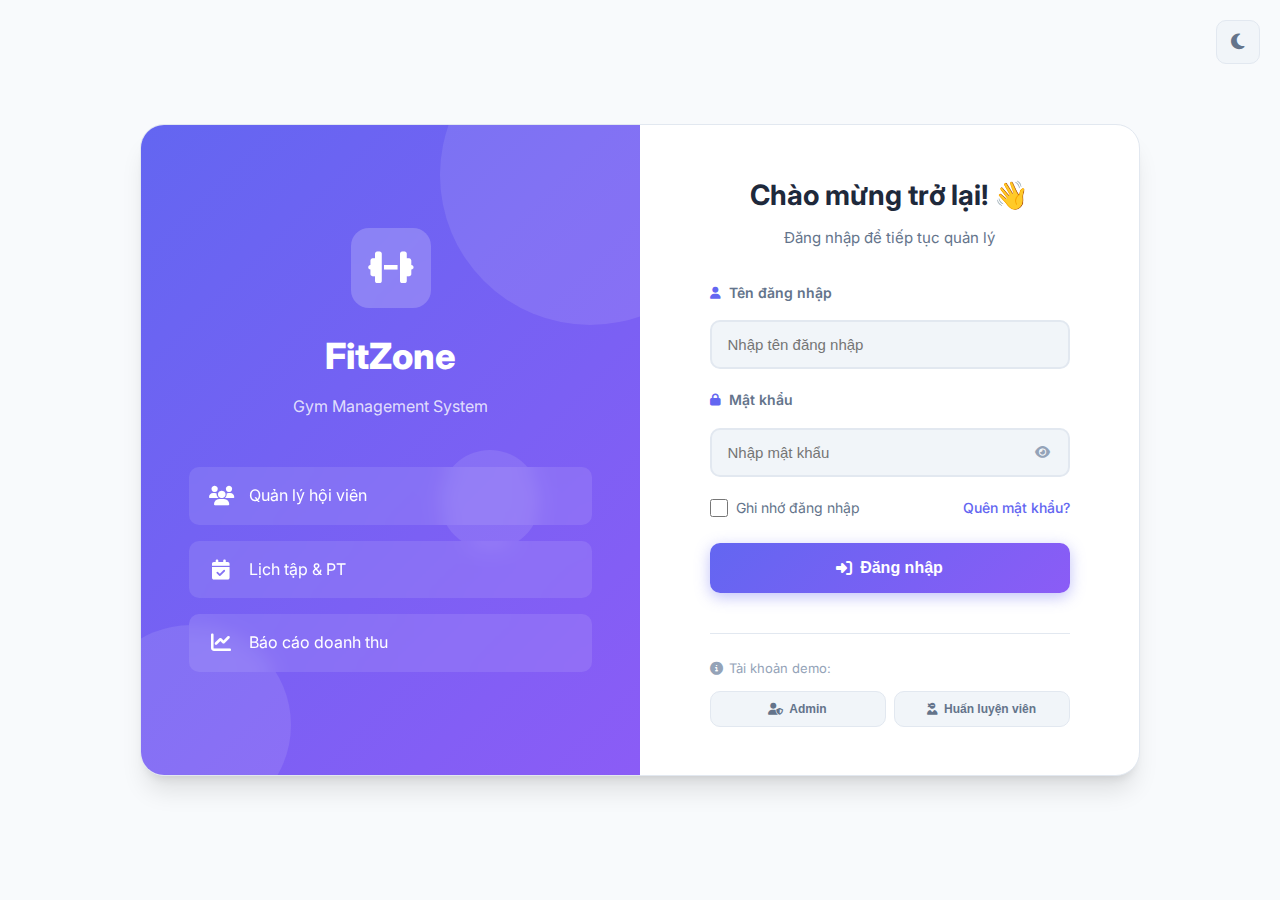
<file: admin/login.html>
<!DOCTYPE html>
<html lang="vi" data-theme="light">
<head>
    <meta charset="UTF-8">
    <meta name="viewport" content="width=device-width, initial-scale=1.0">
    <title>Đăng nhập - FitZone Gym</title>
    <link rel="stylesheet" href="css/styles.css">
    <link rel="stylesheet" href="css/login.css">
    <link href="https://fonts.googleapis.com/css2?family=Inter:wght@300;400;500;600;700;800&display=swap" rel="stylesheet">
    <link rel="stylesheet" href="https://cdnjs.cloudflare.com/ajax/libs/font-awesome/6.4.0/css/all.min.css">
</head>
<body class="login-page">
    <div class="login-container">
        <!-- Left Side - Branding -->
        <div class="login-branding">
            <div class="branding-content">
                <div class="logo-large">
                    <div class="logo-icon-large"><i class="fas fa-dumbbell"></i></div>
                    <h1>FitZone</h1>
                    <p>Gym Management System</p>
                </div>
                <div class="branding-features">
                    <div class="feature-item">
                        <i class="fas fa-users"></i>
                        <span>Quản lý hội viên</span>
                    </div>
                    <div class="feature-item">
                        <i class="fas fa-calendar-check"></i>
                        <span>Lịch tập & PT</span>
                    </div>
                    <div class="feature-item">
                        <i class="fas fa-chart-line"></i>
                        <span>Báo cáo doanh thu</span>
                    </div>
                </div>
            </div>
            <div class="branding-decoration">
                <div class="circle circle-1"></div>
                <div class="circle circle-2"></div>
                <div class="circle circle-3"></div>
            </div>
        </div>

        <!-- Right Side - Login Form -->
        <div class="login-form-section">
            <div class="login-form-container">
                <div class="login-header">
                    <h2>Chào mừng trở lại! 👋</h2>
                    <p>Đăng nhập để tiếp tục quản lý</p>
                </div>

                <form id="loginForm" onsubmit="handleLogin(event)">
                    <div class="form-group">
                        <label><i class="fas fa-user"></i> Tên đăng nhập</label>
                        <input type="text" id="username" required placeholder="Nhập tên đăng nhập" autocomplete="username">
                    </div>
                    <div class="form-group">
                        <label><i class="fas fa-lock"></i> Mật khẩu</label>
                        <div class="password-input">
                            <input type="password" id="password" required placeholder="Nhập mật khẩu" autocomplete="current-password">
                            <button type="button" class="toggle-password" onclick="togglePassword()">
                                <i class="fas fa-eye" id="eyeIcon"></i>
                            </button>
                        </div>
                    </div>

                    <div class="form-options">
                        <label class="remember-me">
                            <input type="checkbox" id="rememberMe">
                            <span>Ghi nhớ đăng nhập</span>
                        </label>
                        <a href="#" class="forgot-password">Quên mật khẩu?</a>
                    </div>

                    <button type="submit" class="btn btn-primary btn-login">
                        <i class="fas fa-sign-in-alt"></i>
                        <span>Đăng nhập</span>
                    </button>

                    <div class="login-error" id="loginError">
                        <i class="fas fa-exclamation-circle"></i>
                        <span id="errorMessage">Sai tên đăng nhập hoặc mật khẩu!</span>
                    </div>
                </form>

                <div class="demo-accounts">
                    <p><i class="fas fa-info-circle"></i> Tài khoản demo:</p>
                    <div class="demo-list">
                        <button type="button" class="demo-btn admin" onclick="fillDemo('admin', 'admin123')">
                            <i class="fas fa-user-shield"></i> Admin
                        </button>
                        <button type="button" class="demo-btn trainer" onclick="fillDemo('trainer', 'trainer123')">
                            <i class="fas fa-user-ninja"></i> Huấn luyện viên
                        </button>
                    </div>
                </div>

                <div class="theme-toggle-login">
                    <button type="button" onclick="toggleThemeLogin()" id="themeToggleLogin">
                        <i class="fas fa-moon"></i>
                    </button>
                </div>
            </div>
        </div>
    </div>

    <script src="js/auth.js"></script>
</body>
</html>
</file>
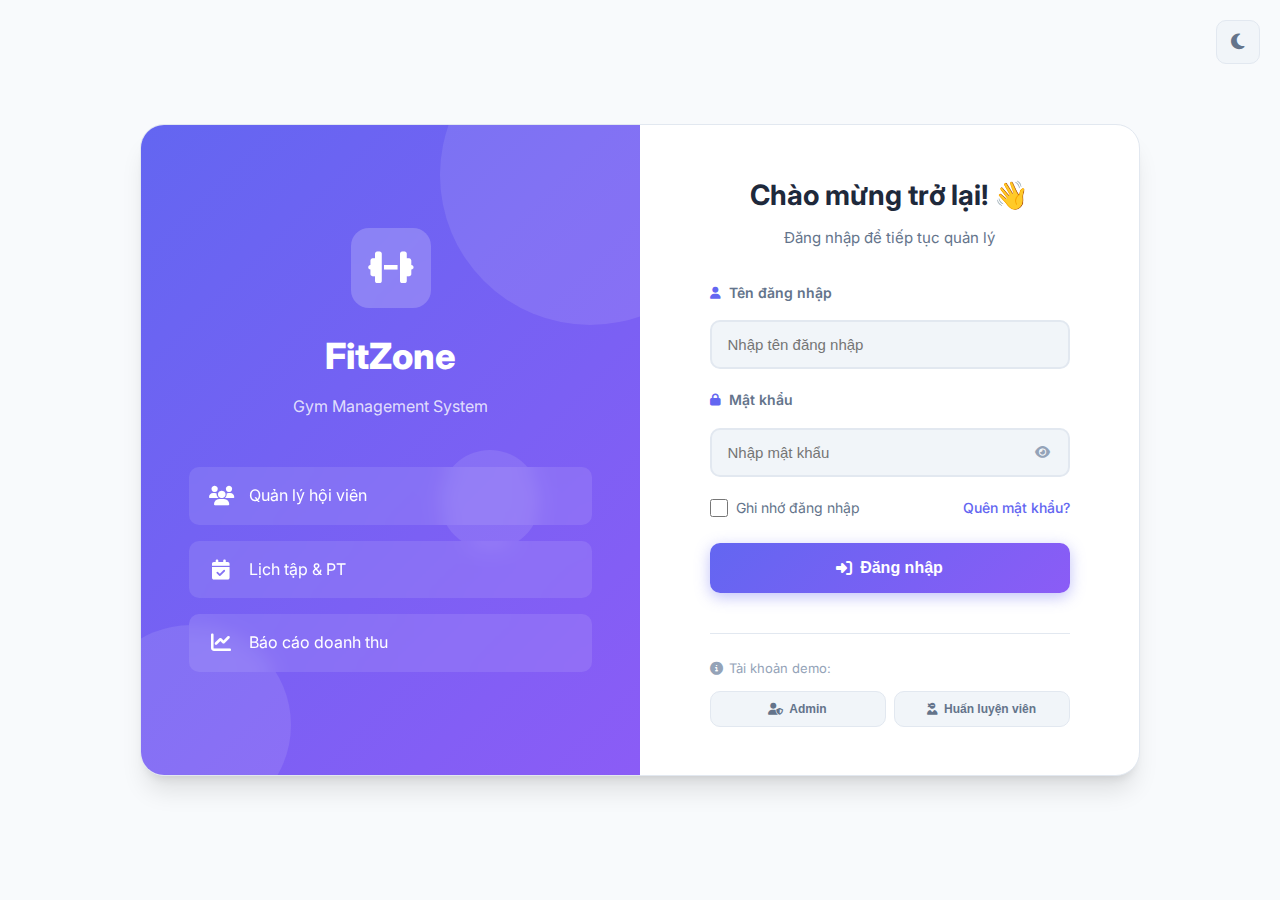
<file: admin/members.html>
<!DOCTYPE html>
<html lang="vi" data-theme="light">
  <head>
    <meta charset="UTF-8" />
    <meta name="viewport" content="width=device-width, initial-scale=1.0" />
    <title>Quản lý Hội viên - FitZone Gym</title>
    <link rel="stylesheet" href="css/styles.css" />
    <link rel="stylesheet" href="css/members.css" />
    <link
      href="https://fonts.googleapis.com/css2?family=Inter:wght@300;400;500;600;700;800&display=swap"
      rel="stylesheet"
    />
    <link
      rel="stylesheet"
      href="https://cdnjs.cloudflare.com/ajax/libs/font-awesome/6.4.0/css/all.min.css"
    />
  </head>
  <body>
    <div class="app-container">
      <!-- Sidebar -->
      <aside class="sidebar" id="sidebar">
        <div class="sidebar-header">
          <div class="logo">
            <div class="logo-icon"><i class="fas fa-dumbbell"></i></div>
            <div class="logo-text">
              <span class="logo-name">FitZone</span>
              <span class="logo-tagline">Gym Management</span>
            </div>
          </div>
          <button
            class="sidebar-collapse-btn"
            id="sidebarCollapseBtn"
            title="Thu gọn"
          >
            <i class="fas fa-chevron-left"></i>
          </button>
        </div>

        <nav class="sidebar-nav">
          <div class="nav-section">
            <span class="nav-section-title">MENU CHÍNH</span>
            <ul>
              <li class="nav-item" data-page="dashboard">
                <a href="index.html"
                  ><i class="fas fa-th-large"></i><span>Dashboard</span></a
                >
              </li>
              <li class="nav-item active" data-page="members">
                <a href="members.html"
                  ><i class="fas fa-users"></i><span>Hội viên</span
                  ><span class="nav-badge" id="membersBadge">0</span></a
                >
              </li>
              <li class="nav-item" data-page="packages">
                <a href="packages.html"
                  ><i class="fas fa-box-open"></i><span>Gói tập</span></a
                >
              </li>
              <li class="nav-item" data-page="trainers">
                <a href="trainers.html"
                  ><i class="fas fa-user-ninja"></i
                  ><span>Huấn luyện viên</span></a
                >
              </li>
            </ul>
          </div>
          <div class="nav-section">
            <span class="nav-section-title">HOẠT ĐỘNG</span>
            <ul>
              <li class="nav-item" data-page="schedule">
                <a href="schedule.html"
                  ><i class="fas fa-calendar-alt"></i><span>Lịch tập</span></a
                >
              </li>
              <li class="nav-item" data-page="checkin">
                <a href="checkin.html"
                  ><i class="fas fa-qrcode"></i><span>Check-in</span></a
                >
              </li>
              <li class="nav-item" data-page="facilities">
                <a href="facilities.html"
                  ><i class="fas fa-dumbbell"></i><span>Thiết bị</span></a
                >
              </li>
            </ul>
          </div>
          <div class="nav-section">
            <span class="nav-section-title">TÀI CHÍNH</span>
            <ul>
              <li class="nav-item" data-page="invoices">
                <a href="invoices.html"
                  ><i class="fas fa-file-invoice-dollar"></i
                  ><span>Hóa đơn</span></a
                >
              </li>
              <li class="nav-item" data-page="reports">
                <a href="reports.html"
                  ><i class="fas fa-chart-line"></i><span>Báo cáo</span></a
                >
              </li>
            </ul>
          </div>
        </nav>

        <div class="sidebar-footer">
          <a href="../index.html" class="back-home-btn">
            <i class="fas fa-home"></i>
            <span>← Về trang chủ</span>
          </a>
        </div>
      </aside>

      <!-- Main Content -->
      <main class="main-content">
        <header class="header">
          <div class="header-left">
            <button class="menu-toggle" id="menuToggle">
              <i class="fas fa-bars"></i>
            </button>
            <div class="breadcrumb">
              <a href="index.html" class="breadcrumb-item"
                ><i class="fas fa-home"></i
              ></a>
              <span class="breadcrumb-separator">/</span>
              <span class="breadcrumb-item active">Hội viên</span>
            </div>
          </div>
          <div class="header-center">
            <div class="search-box">
              <i class="fas fa-search"></i>
              <input
                type="text"
                id="searchInput"
                placeholder="Tìm kiếm hội viên..."
              />
            </div>
          </div>
          <div class="header-right">
            <button class="header-btn" id="themeToggle" title="Đổi giao diện">
              <i class="fas fa-sun" id="themeIcon"></i>
            </button>
            <button class="header-btn" id="fullscreenBtn" title="Toàn màn hình">
              <i class="fas fa-expand"></i>
            </button>
            <button class="header-btn notification-btn" title="Thông báo">
              <i class="fas fa-bell"></i><span class="badge">3</span>
            </button>
            <div class="admin-dropdown">
              <button
                class="btn btn-primary btn-glow admin-btn"
                onclick="toggleAdminDropdown()"
              >
                <img
                  src="https://ui-avatars.com/api/?name=Admin&background=6366f1&color=fff&size=28"
                  alt="Admin"
                  class="admin-avatar"
                />
                <span>Admin</span>
                <i class="fas fa-chevron-down"></i>
              </button>
              <div class="admin-dropdown-menu" id="adminDropdownMenu">
                <div class="dropdown-header">
                  <img
                    src="https://ui-avatars.com/api/?name=Admin&background=6366f1&color=fff"
                    alt="Admin"
                  />
                  <div>
                    <strong>Nguyễn Admin</strong>
                    <span>Quản trị viên</span>
                  </div>
                </div>
                <div class="dropdown-divider"></div>
                <a href="settings.html" class="dropdown-item"
                  ><i class="fas fa-cog"></i> Cài đặt</a
                >
                <div class="dropdown-divider"></div>
                <a
                  href="#"
                  class="dropdown-item text-danger"
                  onclick="confirmLogout()"
                  ><i class="fas fa-sign-out-alt"></i> Đăng xuất</a
                >
              </div>
            </div>
          </div>
        </header>

        <div class="content">
          <!-- Page Header -->
          <div class="page-header">
            <div class="page-title">
              <h1><i class="fas fa-users"></i> Quản lý Hội viên</h1>
              <p>Danh sách tất cả hội viên trong hệ thống</p>
            </div>
            <div class="page-actions">
              <button
                class="btn btn-primary"
                onclick="openModal('addMemberModal')"
              >
                <i class="fas fa-plus"></i> Thêm hội viên
              </button>
              <button class="btn btn-secondary" onclick="printMembers()">
                <i class="fas fa-print"></i> In
              </button>
              <button class="btn btn-secondary" onclick="exportMembers()">
                <i class="fas fa-download"></i> Xuất Excel
              </button>
            </div>
          </div>

          <!-- Stats Summary -->
          <div class="stats-summary">
            <div class="summary-item">
              <span class="summary-value" id="totalCount">0</span>
              <span class="summary-label">Tổng hội viên</span>
            </div>
            <div class="summary-item active">
              <span class="summary-value" id="activeCount">0</span>
              <span class="summary-label">Còn hạn</span>
            </div>
            <div class="summary-item expiring">
              <span class="summary-value" id="expiringCount">0</span>
              <span class="summary-label">Sắp hết hạn</span>
            </div>
            <div class="summary-item expired">
              <span class="summary-value" id="expiredCount">0</span>
              <span class="summary-label">Hết hạn</span>
            </div>
          </div>

          <!-- Filter & Table -->
          <div class="card">
            <div class="card-header">
              <div class="filter-group">
                <select id="filterStatus" onchange="filterMembers()">
                  <option value="all">Tất cả trạng thái</option>
                  <option value="active">Còn hạn</option>
                  <option value="expiring">Sắp hết hạn</option>
                  <option value="expired">Hết hạn</option>
                </select>
                <select id="filterPackage" onchange="filterMembers()">
                  <option value="all">Tất cả gói tập</option>
                  <option value="1">Gói 1 tháng</option>
                  <option value="2">Gói 3 tháng</option>
                  <option value="3">Gói 6 tháng</option>
                  <option value="4">Gói 12 tháng</option>
                </select>
              </div>
              <div class="table-info">
                Hiển thị <span id="showingCount">0</span> hội viên
              </div>
            </div>
            <div class="card-body">
              <div class="table-container">
                <table class="data-table" id="membersTable">
                  <thead>
                    <tr>
                      <th>
                        <input
                          type="checkbox"
                          id="selectAll"
                          onchange="toggleSelectAll()"
                        />
                      </th>
                      <th
                        data-sort="name"
                        onclick="sortMembers('name')"
                        style="cursor: pointer"
                      >
                        Hội viên <i class="fas fa-sort sort-icon"></i>
                      </th>
                      <th
                        data-sort="cardId"
                        onclick="sortMembers('cardId')"
                        style="cursor: pointer"
                      >
                        Mã thẻ <i class="fas fa-sort sort-icon"></i>
                      </th>
                      <th>Số điện thoại</th>
                      <th>Email</th>
                      <th>Gói tập</th>
                      <th
                        data-sort="endDate"
                        onclick="sortMembers('endDate')"
                        style="cursor: pointer"
                      >
                        Ngày hết hạn <i class="fas fa-sort sort-icon"></i>
                      </th>
                      <th
                        data-sort="status"
                        onclick="sortMembers('status')"
                        style="cursor: pointer"
                      >
                        Trạng thái <i class="fas fa-sort sort-icon"></i>
                      </th>
                      <th>Thao tác</th>
                    </tr>
                  </thead>
                  <tbody id="membersTableBody"></tbody>
                </table>
              </div>
            </div>
          </div>
        </div>
      </main>
    </div>

    <!-- Add Member Modal -->
    <div class="modal" id="addMemberModal">
      <div class="modal-overlay" onclick="closeModal('addMemberModal')"></div>
      <div class="modal-content">
        <div class="modal-header">
          <h2><i class="fas fa-user-plus"></i> Đăng ký hội viên mới</h2>
          <button class="close-btn" onclick="closeModal('addMemberModal')">
            <i class="fas fa-times"></i>
          </button>
        </div>
        <form id="addMemberForm" onsubmit="addMember(event)">
          <div class="modal-body">
            <div class="form-row">
              <div class="form-group">
                <label><i class="fas fa-user"></i> Họ và tên</label>
                <input
                  type="text"
                  id="memberName"
                  required
                  placeholder="Nhập họ tên"
                />
              </div>
              <div class="form-group">
                <label><i class="fas fa-phone"></i> Số điện thoại</label>
                <input
                  type="tel"
                  id="memberPhone"
                  required
                  placeholder="Nhập số điện thoại"
                />
              </div>
            </div>
            <div class="form-row">
              <div class="form-group">
                <label><i class="fas fa-envelope"></i> Email</label>
                <input
                  type="email"
                  id="memberEmail"
                  required
                  placeholder="Nhập email"
                />
              </div>
              <div class="form-group">
                <label><i class="fas fa-venus-mars"></i> Giới tính</label>
                <select id="memberGender" required>
                  <option value="">Chọn giới tính</option>
                  <option value="male">Nam</option>
                  <option value="female">Nữ</option>
                </select>
              </div>
            </div>
            <div class="form-row">
              <div class="form-group">
                <label><i class="fas fa-box"></i> Gói tập</label>
                <select id="memberPackage" required onchange="updateEndDate()">
                  <option value="">Chọn gói tập</option>
                  <option value="1" data-duration="30" data-price="500000">
                    Gói 1 tháng - 500,000đ
                  </option>
                  <option value="2" data-duration="90" data-price="1200000">
                    Gói 3 tháng - 1,200,000đ
                  </option>
                  <option value="3" data-duration="180" data-price="2000000">
                    Gói 6 tháng - 2,000,000đ
                  </option>
                  <option value="4" data-duration="365" data-price="3500000">
                    Gói 12 tháng - 3,500,000đ
                  </option>
                </select>
              </div>
              <div class="form-group">
                <label><i class="fas fa-calendar"></i> Ngày bắt đầu</label>
                <input
                  type="date"
                  id="startDate"
                  required
                  onchange="updateEndDate()"
                />
              </div>
            </div>
            <div class="form-row">
              <div class="form-group">
                <label
                  ><i class="fas fa-calendar-check"></i> Ngày hết hạn</label
                >
                <input type="date" id="endDate" readonly />
              </div>
              <div class="form-group">
                <label><i class="fas fa-money-bill"></i> Số tiền</label>
                <input
                  type="text"
                  id="totalAmount"
                  readonly
                  placeholder="Tự động tính"
                />
              </div>
            </div>
          </div>
          <div class="modal-footer">
            <button
              type="button"
              class="btn btn-secondary"
              onclick="closeModal('addMemberModal')"
            >
              Hủy
            </button>
            <button type="submit" class="btn btn-primary">
              <i class="fas fa-save"></i> Đăng ký
            </button>
          </div>
        </form>
      </div>
    </div>

    <!-- Edit Member Modal -->
    <div class="modal" id="editMemberModal">
      <div class="modal-overlay" onclick="closeModal('editMemberModal')"></div>
      <div class="modal-content">
        <div class="modal-header">
          <h2><i class="fas fa-edit"></i> Chỉnh sửa hội viên</h2>
          <button class="close-btn" onclick="closeModal('editMemberModal')">
            <i class="fas fa-times"></i>
          </button>
        </div>
        <form id="editMemberForm" onsubmit="updateMember(event)">
          <input type="hidden" id="editMemberId" />
          <div class="modal-body">
            <div class="form-row">
              <div class="form-group">
                <label>Họ và tên</label
                ><input type="text" id="editMemberName" required />
              </div>
              <div class="form-group">
                <label>Số điện thoại</label
                ><input type="tel" id="editMemberPhone" required />
              </div>
            </div>
            <div class="form-row">
              <div class="form-group">
                <label>Email</label
                ><input type="email" id="editMemberEmail" required />
              </div>
              <div class="form-group">
                <label>Mã thẻ</label
                ><input type="text" id="editCardId" readonly />
              </div>
            </div>
            <div class="form-row">
              <div class="form-group">
                <label>Ngày bắt đầu</label
                ><input type="date" id="editStartDate" required />
              </div>
              <div class="form-group">
                <label>Ngày hết hạn</label
                ><input type="date" id="editEndDate" required />
              </div>
            </div>
          </div>
          <div class="modal-footer">
            <button
              type="button"
              class="btn btn-secondary"
              onclick="closeModal('editMemberModal')"
            >
              Hủy
            </button>
            <button type="submit" class="btn btn-primary">
              <i class="fas fa-save"></i> Cập nhật
            </button>
          </div>
        </form>
      </div>
    </div>

    <!-- Renew Modal -->
    <div class="modal" id="renewModal">
      <div class="modal-overlay" onclick="closeModal('renewModal')"></div>
      <div class="modal-content modal-sm">
        <div class="modal-header">
          <h2><i class="fas fa-sync"></i> Gia hạn thẻ tập</h2>
          <button class="close-btn" onclick="closeModal('renewModal')">
            <i class="fas fa-times"></i>
          </button>
        </div>
        <form id="renewForm" onsubmit="renewMembership(event)">
          <input type="hidden" id="renewMemberId" />
          <div class="modal-body">
            <div class="member-renew-info" id="renewMemberInfo"></div>
            <div class="form-group">
              <label>Chọn gói gia hạn</label>
              <select id="renewPackage" required>
                <option value="">Chọn gói tập</option>
                <option value="1" data-duration="30" data-price="500000">
                  Gói 1 tháng - 500,000đ
                </option>
                <option value="2" data-duration="90" data-price="1200000">
                  Gói 3 tháng - 1,200,000đ
                </option>
                <option value="3" data-duration="180" data-price="2000000">
                  Gói 6 tháng - 2,000,000đ
                </option>
                <option value="4" data-duration="365" data-price="3500000">
                  Gói 12 tháng - 3,500,000đ
                </option>
              </select>
            </div>
          </div>
          <div class="modal-footer">
            <button
              type="button"
              class="btn btn-secondary"
              onclick="closeModal('renewModal')"
            >
              Hủy
            </button>
            <button type="submit" class="btn btn-primary">
              <i class="fas fa-check"></i> Gia hạn
            </button>
          </div>
        </form>
      </div>
    </div>

    <!-- Toast -->
    <div class="toast" id="toast">
      <i class="fas fa-check-circle"></i><span id="toastMessage"></span>
    </div>

    <script src="js/members.js"></script>
  </body>
</html>
</file>
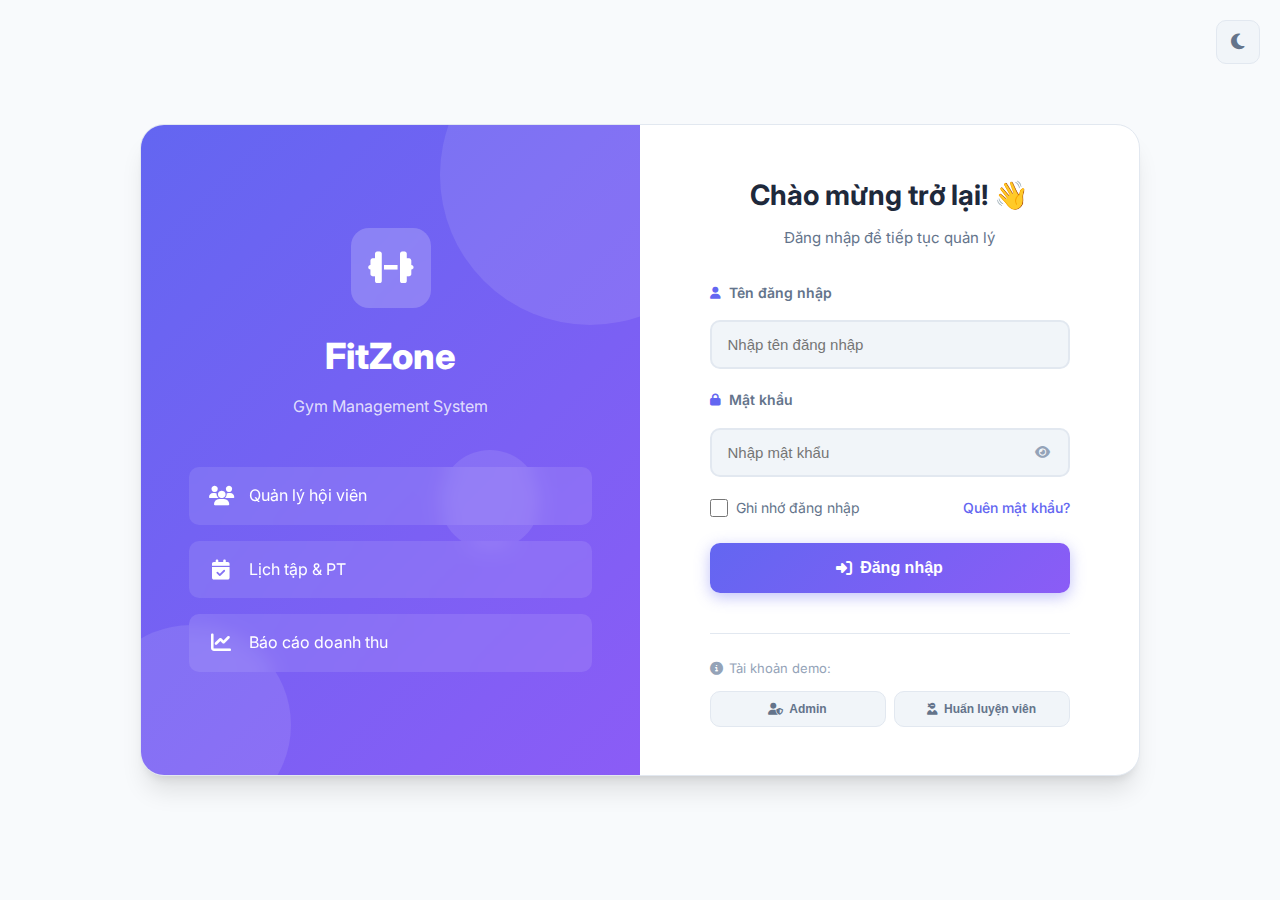
<file: admin/packages.html>
<!DOCTYPE html>
<html lang="vi" data-theme="light">
  <head>
    <meta charset="UTF-8" />
    <meta name="viewport" content="width=device-width, initial-scale=1.0" />
    <title>Quản lý Gói tập - FitZone Gym</title>
    <link rel="stylesheet" href="css/styles.css" />
    <link rel="stylesheet" href="css/packages.css" />
    <link
      href="https://fonts.googleapis.com/css2?family=Inter:wght@300;400;500;600;700;800&display=swap"
      rel="stylesheet"
    />
    <link
      rel="stylesheet"
      href="https://cdnjs.cloudflare.com/ajax/libs/font-awesome/6.4.0/css/all.min.css"
    />
  </head>
  <body>
    <div class="app-container">
      <!-- Sidebar -->
      <aside class="sidebar" id="sidebar">
        <div class="sidebar-header">
          <div class="logo">
            <div class="logo-icon"><i class="fas fa-dumbbell"></i></div>
            <div class="logo-text">
              <span class="logo-name">FitZone</span>
              <span class="logo-tagline">Gym Management</span>
            </div>
          </div>
          <button
            class="sidebar-collapse-btn"
            id="sidebarCollapseBtn"
            title="Thu gọn"
          >
            <i class="fas fa-chevron-left"></i>
          </button>
        </div>

        <nav class="sidebar-nav">
          <div class="nav-section">
            <span class="nav-section-title">MENU CHÍNH</span>
            <ul>
              <li class="nav-item" data-page="dashboard">
                <a href="index.html"
                  ><i class="fas fa-th-large"></i><span>Dashboard</span></a
                >
              </li>
              <li class="nav-item" data-page="members">
                <a href="members.html"
                  ><i class="fas fa-users"></i><span>Hội viên</span></a
                >
              </li>
              <li class="nav-item active" data-page="packages">
                <a href="packages.html"
                  ><i class="fas fa-box-open"></i><span>Gói tập</span></a
                >
              </li>
              <li class="nav-item" data-page="trainers">
                <a href="trainers.html"
                  ><i class="fas fa-user-ninja"></i
                  ><span>Huấn luyện viên</span></a
                >
              </li>
            </ul>
          </div>
          <div class="nav-section">
            <span class="nav-section-title">HOẠT ĐỘNG</span>
            <ul>
              <li class="nav-item" data-page="schedule">
                <a href="schedule.html"
                  ><i class="fas fa-calendar-alt"></i><span>Lịch tập</span></a
                >
              </li>
              <li class="nav-item" data-page="checkin">
                <a href="checkin.html"
                  ><i class="fas fa-qrcode"></i><span>Check-in</span></a
                >
              </li>
              <li class="nav-item" data-page="facilities">
                <a href="facilities.html"
                  ><i class="fas fa-dumbbell"></i><span>Thiết bị</span></a
                >
              </li>
            </ul>
          </div>
          <div class="nav-section">
            <span class="nav-section-title">TÀI CHÍNH</span>
            <ul>
              <li class="nav-item" data-page="invoices">
                <a href="invoices.html"
                  ><i class="fas fa-file-invoice-dollar"></i
                  ><span>Hóa đơn</span></a
                >
              </li>
              <li class="nav-item" data-page="reports">
                <a href="reports.html"
                  ><i class="fas fa-chart-line"></i><span>Báo cáo</span></a
                >
              </li>
            </ul>
          </div>
        </nav>

        <div class="sidebar-footer">
          <a href="../index.html" class="back-home-btn">
            <i class="fas fa-home"></i>
            <span>← Về trang chủ</span>
          </a>
        </div>
      </aside>

      <!-- Main Content -->
      <main class="main-content">
        <header class="header">
          <div class="header-left">
            <button class="menu-toggle" id="menuToggle">
              <i class="fas fa-bars"></i>
            </button>
            <div class="breadcrumb">
              <a href="index.html" class="breadcrumb-item"
                ><i class="fas fa-home"></i
              ></a>
              <span class="breadcrumb-separator">/</span>
              <span class="breadcrumb-item active">Gói tập</span>
            </div>
          </div>
          <div class="header-right">
            <button class="header-btn" id="themeToggle" title="Đổi giao diện">
              <i class="fas fa-sun" id="themeIcon"></i>
            </button>
            <button class="header-btn" id="fullscreenBtn" title="Toàn màn hình">
              <i class="fas fa-expand"></i>
            </button>
            <button class="header-btn notification-btn" title="Thông báo">
              <i class="fas fa-bell"></i><span class="badge">3</span>
            </button>
            <div class="admin-dropdown">
              <button
                class="btn btn-primary btn-glow admin-btn"
                onclick="toggleAdminDropdown()"
              >
                <img
                  src="https://ui-avatars.com/api/?name=Admin&background=6366f1&color=fff&size=28"
                  alt="Admin"
                  class="admin-avatar"
                />
                <span>Admin</span>
                <i class="fas fa-chevron-down"></i>
              </button>
              <div class="admin-dropdown-menu" id="adminDropdownMenu">
                <div class="dropdown-header">
                  <img
                    src="https://ui-avatars.com/api/?name=Admin&background=6366f1&color=fff"
                    alt="Admin"
                  />
                  <div>
                    <strong>Nguyễn Admin</strong>
                    <span>Quản trị viên</span>
                  </div>
                </div>
                <div class="dropdown-divider"></div>
                <a href="settings.html" class="dropdown-item"
                  ><i class="fas fa-cog"></i> Cài đặt</a
                >
                <div class="dropdown-divider"></div>
                <a
                  href="#"
                  class="dropdown-item text-danger"
                  onclick="confirmLogout()"
                  ><i class="fas fa-sign-out-alt"></i> Đăng xuất</a
                >
              </div>
            </div>
          </div>
        </header>

        <div class="content">
          <!-- Page Header -->
          <div class="page-header">
            <div class="page-title">
              <h1><i class="fas fa-box-open"></i> Quản lý Gói tập</h1>
              <p>Quản lý các gói tập gym trong hệ thống</p>
            </div>
            <div class="page-actions">
              <button
                class="btn btn-primary"
                onclick="openModal('addPackageModal')"
              >
                <i class="fas fa-plus"></i> Thêm gói tập
              </button>
            </div>
          </div>

          <!-- Stats Summary -->
          <div class="stats-summary">
            <div class="summary-item">
              <span class="summary-value" id="totalPackages">0</span>
              <span class="summary-label">Tổng gói tập</span>
            </div>
            <div class="summary-item active">
              <span class="summary-value" id="activePackages">0</span>
              <span class="summary-label">Đang hoạt động</span>
            </div>
            <div class="summary-item warning">
              <span class="summary-value" id="totalRevenue">0</span>
              <span class="summary-label">Doanh thu (triệu)</span>
            </div>
            <div class="summary-item info">
              <span class="summary-value" id="totalMembers">0</span>
              <span class="summary-label">Hội viên đăng ký</span>
            </div>
          </div>

          <!-- Packages Grid -->
          <div class="packages-grid" id="packagesGrid">
            <!-- Packages will be rendered here -->
          </div>
        </div>
      </main>
    </div>

    <!-- Add Package Modal -->
    <div class="modal" id="addPackageModal">
      <div class="modal-overlay" onclick="closeModal('addPackageModal')"></div>
      <div class="modal-content">
        <div class="modal-header">
          <h2><i class="fas fa-plus-circle"></i> Thêm gói tập mới</h2>
          <button class="close-btn" onclick="closeModal('addPackageModal')">
            <i class="fas fa-times"></i>
          </button>
        </div>
        <form id="addPackageForm" onsubmit="addPackage(event)">
          <div class="modal-body">
            <div class="form-group">
              <label><i class="fas fa-tag"></i> Tên gói tập</label>
              <input
                type="text"
                id="packageName"
                required
                placeholder="VD: Gói Premium 6 tháng"
              />
            </div>
            <div class="form-row">
              <div class="form-group">
                <label><i class="fas fa-clock"></i> Thời hạn (ngày)</label>
                <input
                  type="number"
                  id="packageDuration"
                  required
                  min="1"
                  placeholder="VD: 30, 90, 180..."
                />
              </div>
              <div class="form-group">
                <label><i class="fas fa-money-bill"></i> Giá (VNĐ)</label>
                <input
                  type="number"
                  id="packagePrice"
                  required
                  min="0"
                  placeholder="VD: 500000"
                />
              </div>
            </div>
            <div class="form-group">
              <label><i class="fas fa-align-left"></i> Mô tả</label>
              <textarea
                id="packageDescription"
                rows="3"
                placeholder="Mô tả chi tiết gói tập..."
              ></textarea>
            </div>
            <div class="form-group">
              <label
                ><i class="fas fa-list-check"></i> Quyền lợi (mỗi dòng 1 quyền
                lợi)</label
              >
              <textarea
                id="packageFeatures"
                rows="4"
                placeholder="Tập không giới hạn&#10;Phòng xông hơi&#10;Tủ đồ cá nhân"
              ></textarea>
            </div>
            <div class="form-row">
              <div class="form-group">
                <label><i class="fas fa-palette"></i> Màu sắc</label>
                <select id="packageColor">
                  <option value="blue">Xanh dương</option>
                  <option value="green">Xanh lá</option>
                  <option value="purple">Tím</option>
                  <option value="orange">Cam</option>
                  <option value="red">Đỏ</option>
                  <option value="gold">Vàng Gold</option>
                </select>
              </div>
              <div class="form-group">
                <label><i class="fas fa-toggle-on"></i> Trạng thái</label>
                <select id="packageStatus">
                  <option value="active">Hoạt động</option>
                  <option value="inactive">Tạm ngưng</option>
                </select>
              </div>
            </div>
          </div>
          <div class="modal-footer">
            <button
              type="button"
              class="btn btn-secondary"
              onclick="closeModal('addPackageModal')"
            >
              Hủy
            </button>
            <button type="submit" class="btn btn-primary">
              <i class="fas fa-save"></i> Lưu gói tập
            </button>
          </div>
        </form>
      </div>
    </div>

    <!-- Edit Package Modal -->
    <div class="modal" id="editPackageModal">
      <div class="modal-overlay" onclick="closeModal('editPackageModal')"></div>
      <div class="modal-content">
        <div class="modal-header">
          <h2><i class="fas fa-edit"></i> Chỉnh sửa gói tập</h2>
          <button class="close-btn" onclick="closeModal('editPackageModal')">
            <i class="fas fa-times"></i>
          </button>
        </div>
        <form id="editPackageForm" onsubmit="updatePackage(event)">
          <input type="hidden" id="editPackageId" />
          <div class="modal-body">
            <div class="form-group">
              <label><i class="fas fa-tag"></i> Tên gói tập</label>
              <input type="text" id="editPackageName" required />
            </div>
            <div class="form-row">
              <div class="form-group">
                <label><i class="fas fa-clock"></i> Thời hạn (ngày)</label>
                <input
                  type="number"
                  id="editPackageDuration"
                  required
                  min="1"
                />
              </div>
              <div class="form-group">
                <label><i class="fas fa-money-bill"></i> Giá (VNĐ)</label>
                <input type="number" id="editPackagePrice" required min="0" />
              </div>
            </div>
            <div class="form-group">
              <label><i class="fas fa-align-left"></i> Mô tả</label>
              <textarea id="editPackageDescription" rows="3"></textarea>
            </div>
            <div class="form-group">
              <label><i class="fas fa-list-check"></i> Quyền lợi</label>
              <textarea id="editPackageFeatures" rows="4"></textarea>
            </div>
            <div class="form-row">
              <div class="form-group">
                <label><i class="fas fa-palette"></i> Màu sắc</label>
                <select id="editPackageColor">
                  <option value="blue">Xanh dương</option>
                  <option value="green">Xanh lá</option>
                  <option value="purple">Tím</option>
                  <option value="orange">Cam</option>
                  <option value="red">Đỏ</option>
                  <option value="gold">Vàng Gold</option>
                </select>
              </div>
              <div class="form-group">
                <label><i class="fas fa-toggle-on"></i> Trạng thái</label>
                <select id="editPackageStatus">
                  <option value="active">Hoạt động</option>
                  <option value="inactive">Tạm ngưng</option>
                </select>
              </div>
            </div>
          </div>
          <div class="modal-footer">
            <button
              type="button"
              class="btn btn-secondary"
              onclick="closeModal('editPackageModal')"
            >
              Hủy
            </button>
            <button type="submit" class="btn btn-primary">
              <i class="fas fa-save"></i> Cập nhật
            </button>
          </div>
        </form>
      </div>
    </div>

    <!-- Toast -->
    <div class="toast" id="toast">
      <i class="fas fa-check-circle"></i><span id="toastMessage"></span>
    </div>

    <script src="js/packages.js"></script>
  </body>
</html>
</file>
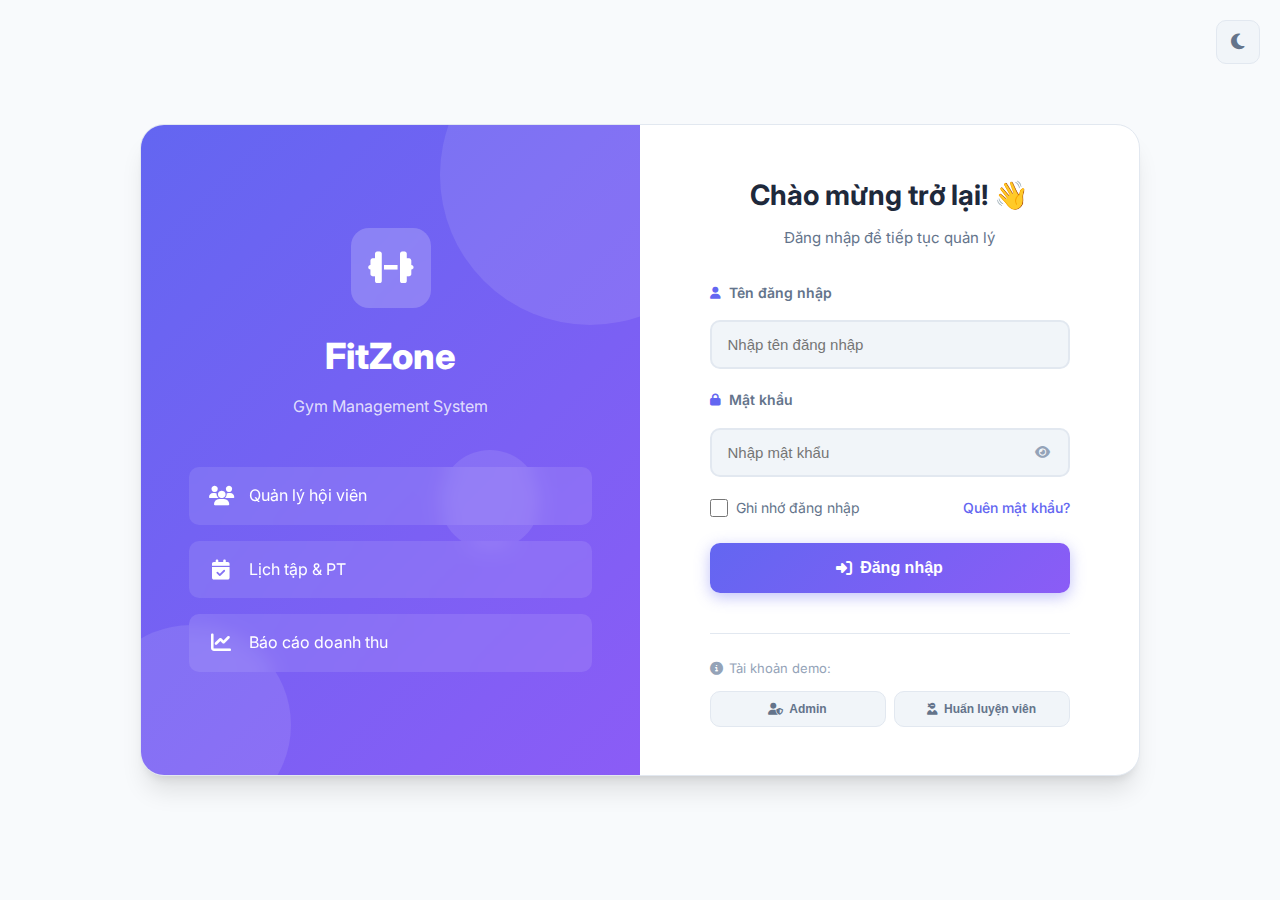
<file: admin/reports.html>
<!DOCTYPE html>
<html lang="vi" data-theme="light">
  <head>
    <meta charset="UTF-8" />
    <meta name="viewport" content="width=device-width, initial-scale=1.0" />
    <title>Báo cáo - FitZone Gym Management</title>
    <link rel="stylesheet" href="css/styles.css" />
    <link rel="stylesheet" href="css/reports.css" />
    <link
      href="https://fonts.googleapis.com/css2?family=Inter:wght@300;400;500;600;700;800&display=swap"
      rel="stylesheet"
    />
    <link
      rel="stylesheet"
      href="https://cdnjs.cloudflare.com/ajax/libs/font-awesome/6.4.0/css/all.min.css"
    />
  </head>
  <body>
    <div class="app-container">
      <!-- Sidebar -->
      <aside class="sidebar" id="sidebar">
        <div class="sidebar-header">
          <div class="logo">
            <div class="logo-icon"><i class="fas fa-dumbbell"></i></div>
            <div class="logo-text">
              <span class="logo-name">FitZone</span>
              <span class="logo-tagline">Gym Management</span>
            </div>
          </div>
          <button
            class="sidebar-collapse-btn"
            id="sidebarCollapseBtn"
            title="Thu gọn"
          >
            <i class="fas fa-chevron-left"></i>
          </button>
        </div>

        <nav class="sidebar-nav">
          <div class="nav-section">
            <span class="nav-section-title">MENU CHÍNH</span>
            <ul>
              <li class="nav-item" data-page="dashboard">
                <a href="index.html"
                  ><i class="fas fa-th-large"></i><span>Dashboard</span></a
                >
              </li>
              <li class="nav-item" data-page="members">
                <a href="members.html"
                  ><i class="fas fa-users"></i><span>Hội viên</span></a
                >
              </li>
              <li class="nav-item" data-page="packages">
                <a href="packages.html"
                  ><i class="fas fa-box-open"></i><span>Gói tập</span></a
                >
              </li>
              <li class="nav-item" data-page="trainers">
                <a href="trainers.html"
                  ><i class="fas fa-user-ninja"></i
                  ><span>Huấn luyện viên</span></a
                >
              </li>
            </ul>
          </div>

          <div class="nav-section">
            <span class="nav-section-title">HOẠT ĐỘNG</span>
            <ul>
              <li class="nav-item" data-page="schedule">
                <a href="schedule.html"
                  ><i class="fas fa-calendar-alt"></i><span>Lịch tập</span></a
                >
              </li>
              <li class="nav-item" data-page="checkin">
                <a href="checkin.html"
                  ><i class="fas fa-qrcode"></i><span>Check-in</span></a
                >
              </li>
              <li class="nav-item" data-page="facilities">
                <a href="facilities.html"
                  ><i class="fas fa-dumbbell"></i><span>Thiết bị</span></a
                >
              </li>
            </ul>
          </div>

          <div class="nav-section">
            <span class="nav-section-title">TÀI CHÍNH</span>
            <ul>
              <li class="nav-item" data-page="invoices">
                <a href="invoices.html"
                  ><i class="fas fa-file-invoice-dollar"></i
                  ><span>Hóa đơn</span></a
                >
              </li>
              <li class="nav-item active" data-page="reports">
                <a href="reports.html"
                  ><i class="fas fa-chart-line"></i><span>Báo cáo</span></a
                >
              </li>
            </ul>
          </div>
        </nav>

        <div class="sidebar-footer">
          <a href="../index.html" class="back-home-btn">
            <i class="fas fa-home"></i>
            <span>← Về trang chủ</span>
          </a>
        </div>
      </aside>

      <!-- Main Content -->
      <main class="main-content">
        <header class="header">
          <div class="header-left">
            <button class="menu-toggle" id="menuToggle">
              <i class="fas fa-bars"></i>
            </button>
            <div class="breadcrumb">
              <span class="breadcrumb-item"><i class="fas fa-home"></i></span>
              <span class="breadcrumb-separator">/</span>
              <span class="breadcrumb-item active">Báo cáo</span>
            </div>
          </div>
          <div class="header-center">
            <div class="search-box">
              <i class="fas fa-search"></i>
              <input type="text" placeholder="Tìm kiếm..." id="searchInput" />
              <kbd>Ctrl+K</kbd>
            </div>
          </div>
          <div class="header-right">
            <button class="header-btn" id="themeToggle" title="Đổi giao diện">
              <i class="fas fa-sun" id="themeIcon"></i>
            </button>
            <button class="header-btn" id="fullscreenBtn" title="Toàn màn hình">
              <i class="fas fa-expand"></i>
            </button>
            <button class="header-btn notification-btn" title="Thông báo">
              <i class="fas fa-bell"></i><span class="badge">3</span>
            </button>
            <div class="admin-dropdown">
              <button
                class="btn btn-primary btn-glow admin-btn"
                onclick="toggleAdminDropdown()"
              >
                <img
                  src="https://ui-avatars.com/api/?name=Admin&background=6366f1&color=fff&size=28"
                  alt="Admin"
                  class="admin-avatar"
                />
                <span>Admin</span>
                <i class="fas fa-chevron-down"></i>
              </button>
              <div class="admin-dropdown-menu" id="adminDropdownMenu">
                <div class="dropdown-header">
                  <img
                    src="https://ui-avatars.com/api/?name=Admin&background=6366f1&color=fff"
                    alt="Admin"
                  />
                  <div>
                    <strong>Nguyễn Admin</strong>
                    <span>Quản trị viên</span>
                  </div>
                </div>
                <div class="dropdown-divider"></div>
                <a href="settings.html" class="dropdown-item"
                  ><i class="fas fa-cog"></i> Cài đặt</a
                >
                <div class="dropdown-divider"></div>
                <a
                  href="#"
                  class="dropdown-item text-danger"
                  onclick="confirmLogout()"
                  ><i class="fas fa-sign-out-alt"></i> Đăng xuất</a
                >
              </div>
            </div>
          </div>
        </header>

        <div class="content">
          <!-- Page Header -->
          <div class="page-header">
            <div class="page-header-left">
              <h1><i class="fas fa-chart-line"></i> Báo cáo & Thống kê</h1>
              <p>Tổng quan hoạt động kinh doanh của phòng tập</p>
            </div>
            <div class="page-header-right">
              <select id="reportPeriod" onchange="updateReports()">
                <option value="week">7 ngày qua</option>
                <option value="month" selected>Tháng này</option>
                <option value="quarter">Quý này</option>
                <option value="year">Năm nay</option>
              </select>
              <button class="btn btn-secondary" onclick="exportReport()">
                <i class="fas fa-download"></i>
                <span>Xuất báo cáo</span>
              </button>
            </div>
          </div>

          <!-- Overview Stats -->
          <div class="stats-grid">
            <div class="stat-card">
              <div class="stat-icon green">
                <i class="fas fa-money-bill-wave"></i>
              </div>
              <div class="stat-info">
                <p>Tổng doanh thu</p>
                <h3 id="totalRevenue">0</h3>
              </div>
              <div class="stat-trend up" id="revenueTrend">
                <i class="fas fa-arrow-up"></i> <span>0%</span>
              </div>
            </div>
            <div class="stat-card">
              <div class="stat-icon blue"><i class="fas fa-user-plus"></i></div>
              <div class="stat-info">
                <p>Hội viên mới</p>
                <h3 id="newMembers">0</h3>
              </div>
              <div class="stat-trend up" id="memberTrend">
                <i class="fas fa-arrow-up"></i> <span>0%</span>
              </div>
            </div>
            <div class="stat-card">
              <div class="stat-icon orange">
                <i class="fas fa-sign-in-alt"></i>
              </div>
              <div class="stat-info">
                <p>Lượt check-in</p>
                <h3 id="totalCheckins">0</h3>
              </div>
              <div class="stat-trend up" id="checkinTrend">
                <i class="fas fa-arrow-up"></i> <span>0%</span>
              </div>
            </div>
            <div class="stat-card">
              <div class="stat-icon purple">
                <i class="fas fa-file-invoice"></i>
              </div>
              <div class="stat-info">
                <p>Hóa đơn</p>
                <h3 id="totalInvoices">0</h3>
              </div>
              <div class="stat-trend up" id="invoiceTrend">
                <i class="fas fa-arrow-up"></i> <span>0%</span>
              </div>
            </div>
          </div>

          <!-- Charts Row -->
          <div class="charts-grid">
            <!-- Revenue Chart -->
            <div class="card chart-card">
              <div class="card-header">
                <h2><i class="fas fa-chart-area"></i> Biểu đồ doanh thu</h2>
              </div>
              <div class="card-body">
                <div class="chart-container" id="revenueChart">
                  <div class="chart-bars" id="revenueBars"></div>
                  <div class="chart-labels" id="revenueLabels"></div>
                </div>
              </div>
            </div>

            <!-- Members Chart -->
            <div class="card chart-card">
              <div class="card-header">
                <h2><i class="fas fa-chart-pie"></i> Phân bố hội viên</h2>
              </div>
              <div class="card-body">
                <div class="pie-chart-container">
                  <div class="pie-chart" id="membersPieChart"></div>
                  <div class="pie-legend" id="membersLegend"></div>
                </div>
              </div>
            </div>
          </div>

          <!-- Details Row -->
          <div class="details-grid">
            <!-- Top Packages -->
            <div class="card">
              <div class="card-header">
                <h2><i class="fas fa-trophy"></i> Gói tập bán chạy</h2>
              </div>
              <div class="card-body">
                <div class="ranking-list" id="topPackages"></div>
              </div>
            </div>

            <!-- Recent Transactions -->
            <div class="card">
              <div class="card-header">
                <h2><i class="fas fa-exchange-alt"></i> Giao dịch gần đây</h2>
              </div>
              <div class="card-body">
                <div class="transaction-list" id="recentTransactions"></div>
              </div>
            </div>

            <!-- Check-in Stats -->
            <div class="card">
              <div class="card-header">
                <h2><i class="fas fa-clock"></i> Giờ cao điểm</h2>
              </div>
              <div class="card-body">
                <div class="peak-hours" id="peakHours"></div>
              </div>
            </div>
          </div>

          <!-- Summary Cards -->
          <div class="summary-grid">
            <div class="summary-card">
              <div class="summary-icon"><i class="fas fa-users"></i></div>
              <div class="summary-content">
                <h4>Tổng hội viên</h4>
                <p id="summaryTotalMembers">0 người</p>
              </div>
            </div>
            <div class="summary-card">
              <div class="summary-icon"><i class="fas fa-user-check"></i></div>
              <div class="summary-content">
                <h4>Hội viên hoạt động</h4>
                <p id="summaryActiveMembers">0 người</p>
              </div>
            </div>
            <div class="summary-card">
              <div class="summary-icon"><i class="fas fa-user-clock"></i></div>
              <div class="summary-content">
                <h4>Sắp hết hạn</h4>
                <p id="summaryExpiringMembers">0 người</p>
              </div>
            </div>
            <div class="summary-card">
              <div class="summary-icon"><i class="fas fa-percentage"></i></div>
              <div class="summary-content">
                <h4>Tỷ lệ gia hạn</h4>
                <p id="summaryRenewalRate">0%</p>
              </div>
            </div>
          </div>
        </div>
      </main>
    </div>

    <!-- Toast -->
    <div class="toast" id="toast">
      <i class="fas fa-check-circle"></i>
      <span id="toastMessage">Thao tác thành công!</span>
    </div>

    <script src="js/reports.js"></script>
  </body>
</html>
</file>
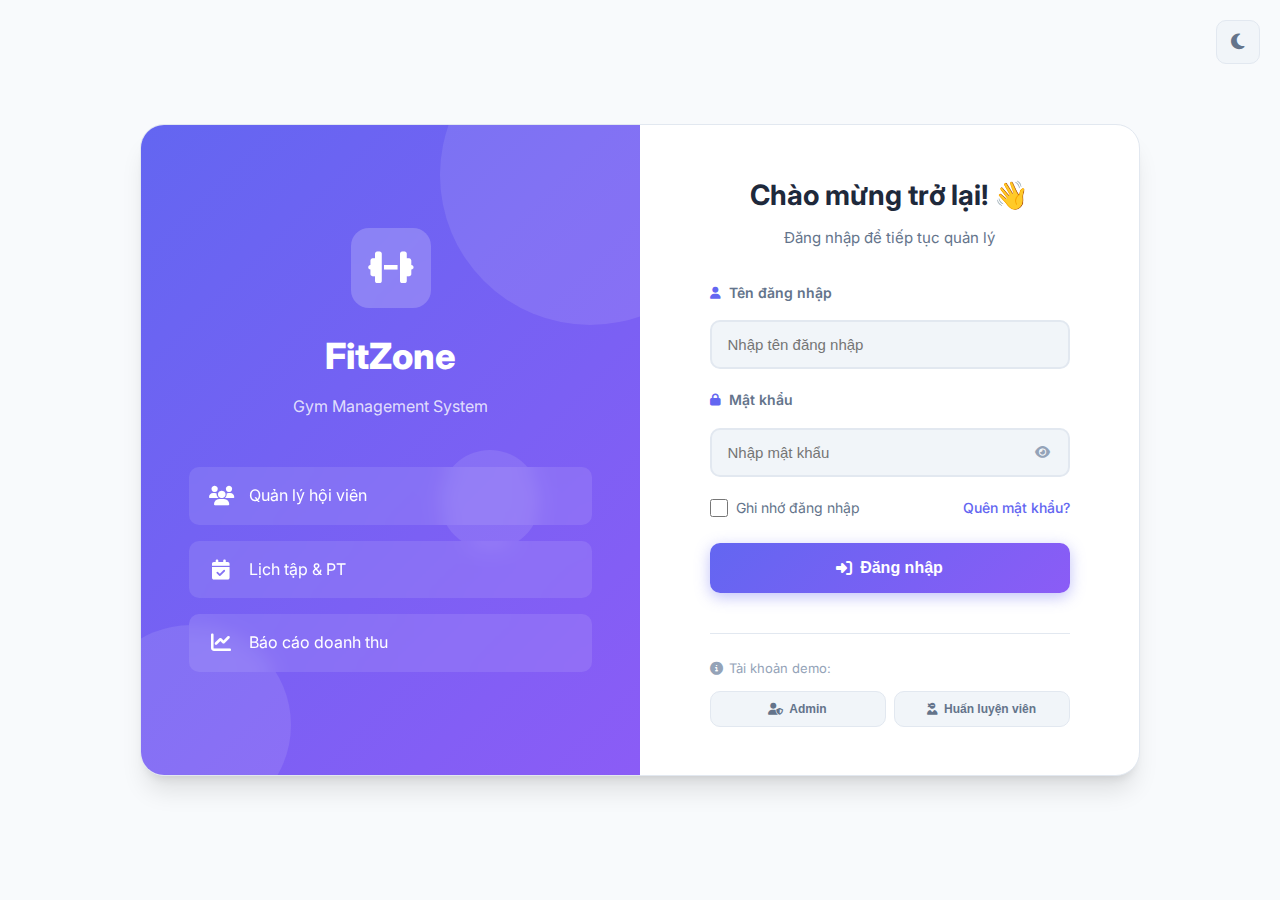
<file: admin/schedule.html>
<!DOCTYPE html>
<html lang="vi" data-theme="light">
  <head>
    <meta charset="UTF-8" />
    <meta name="viewport" content="width=device-width, initial-scale=1.0" />
    <title>Lịch tập - FitZone Gym Management</title>
    <link rel="stylesheet" href="css/styles.css" />
    <link rel="stylesheet" href="css/schedule.css" />
    <link
      href="https://fonts.googleapis.com/css2?family=Inter:wght@300;400;500;600;700;800&display=swap"
      rel="stylesheet"
    />
    <link
      rel="stylesheet"
      href="https://cdnjs.cloudflare.com/ajax/libs/font-awesome/6.4.0/css/all.min.css"
    />
  </head>
  <body>
    <div class="app-container">
      <!-- Sidebar -->
      <aside class="sidebar" id="sidebar">
        <div class="sidebar-header">
          <div class="logo">
            <div class="logo-icon"><i class="fas fa-dumbbell"></i></div>
            <div class="logo-text">
              <span class="logo-name">FitZone</span>
              <span class="logo-tagline">Gym Management</span>
            </div>
          </div>
          <button
            class="sidebar-collapse-btn"
            id="sidebarCollapseBtn"
            title="Thu gọn"
          >
            <i class="fas fa-chevron-left"></i>
          </button>
        </div>

        <nav class="sidebar-nav">
          <div class="nav-section">
            <span class="nav-section-title">MENU CHÍNH</span>
            <ul>
              <li class="nav-item" data-page="dashboard">
                <a href="index.html"
                  ><i class="fas fa-th-large"></i><span>Dashboard</span></a
                >
              </li>
              <li class="nav-item" data-page="members">
                <a href="members.html"
                  ><i class="fas fa-users"></i><span>Hội viên</span></a
                >
              </li>
              <li class="nav-item" data-page="packages">
                <a href="packages.html"
                  ><i class="fas fa-box-open"></i><span>Gói tập</span></a
                >
              </li>
              <li class="nav-item" data-page="trainers">
                <a href="trainers.html"
                  ><i class="fas fa-user-ninja"></i
                  ><span>Huấn luyện viên</span></a
                >
              </li>
            </ul>
          </div>

          <div class="nav-section">
            <span class="nav-section-title">HOẠT ĐỘNG</span>
            <ul>
              <li class="nav-item active" data-page="schedule">
                <a href="schedule.html"
                  ><i class="fas fa-calendar-alt"></i><span>Lịch tập</span></a
                >
              </li>
              <li class="nav-item" data-page="checkin">
                <a href="checkin.html"
                  ><i class="fas fa-qrcode"></i><span>Check-in</span></a
                >
              </li>
              <li class="nav-item" data-page="facilities">
                <a href="facilities.html"
                  ><i class="fas fa-dumbbell"></i><span>Thiết bị</span></a
                >
              </li>
            </ul>
          </div>

          <div class="nav-section">
            <span class="nav-section-title">TÀI CHÍNH</span>
            <ul>
              <li class="nav-item" data-page="invoices">
                <a href="invoices.html"
                  ><i class="fas fa-file-invoice-dollar"></i
                  ><span>Hóa đơn</span></a
                >
              </li>
              <li class="nav-item" data-page="reports">
                <a href="reports.html"
                  ><i class="fas fa-chart-line"></i><span>Báo cáo</span></a
                >
              </li>
            </ul>
          </div>
        </nav>

        <div class="sidebar-footer">
          <a href="../index.html" class="back-home-btn">
            <i class="fas fa-home"></i>
            <span>← Về trang chủ</span>
          </a>
        </div>
      </aside>

      <!-- Main Content -->
      <main class="main-content">
        <header class="header">
          <div class="header-left">
            <button class="menu-toggle" id="menuToggle">
              <i class="fas fa-bars"></i>
            </button>
            <div class="breadcrumb">
              <span class="breadcrumb-item"><i class="fas fa-home"></i></span>
              <span class="breadcrumb-separator">/</span>
              <span class="breadcrumb-item active">Lịch tập</span>
            </div>
          </div>
          <div class="header-center">
            <div class="search-box">
              <i class="fas fa-search"></i>
              <input
                type="text"
                placeholder="Tìm kiếm lớp học, PT..."
                id="searchInput"
              />
              <kbd>Ctrl+K</kbd>
            </div>
          </div>
          <div class="header-right">
            <button class="header-btn" id="themeToggle" title="Đổi giao diện">
              <i class="fas fa-sun" id="themeIcon"></i>
            </button>
            <button class="header-btn" id="fullscreenBtn" title="Toàn màn hình">
              <i class="fas fa-expand"></i>
            </button>
            <button class="header-btn notification-btn" title="Thông báo">
              <i class="fas fa-bell"></i><span class="badge">3</span>
            </button>
            <div class="admin-dropdown">
              <button
                class="btn btn-primary btn-glow admin-btn"
                onclick="toggleAdminDropdown()"
              >
                <img
                  src="https://ui-avatars.com/api/?name=Admin&background=6366f1&color=fff&size=28"
                  alt="Admin"
                  class="admin-avatar"
                />
                <span>Admin</span>
                <i class="fas fa-chevron-down"></i>
              </button>
              <div class="admin-dropdown-menu" id="adminDropdownMenu">
                <div class="dropdown-header">
                  <img
                    src="https://ui-avatars.com/api/?name=Admin&background=6366f1&color=fff"
                    alt="Admin"
                  />
                  <div>
                    <strong>Nguyễn Admin</strong>
                    <span>Quản trị viên</span>
                  </div>
                </div>
                <div class="dropdown-divider"></div>
                <a href="settings.html" class="dropdown-item"
                  ><i class="fas fa-cog"></i> Cài đặt</a
                >
                <div class="dropdown-divider"></div>
                <a
                  href="#"
                  class="dropdown-item text-danger"
                  onclick="confirmLogout()"
                  ><i class="fas fa-sign-out-alt"></i> Đăng xuất</a
                >
              </div>
            </div>
          </div>
        </header>

        <div class="content">
          <!-- Page Header -->
          <div class="page-header">
            <div class="page-header-left">
              <h1><i class="fas fa-calendar-alt"></i> Quản lý lịch tập</h1>
              <p>Quản lý lịch học các lớp và buổi tập PT</p>
            </div>
            <div class="page-header-right">
              <button
                class="btn btn-primary"
                onclick="openModal('addScheduleModal')"
              >
                <i class="fas fa-plus"></i>
                <span>Thêm lịch tập</span>
              </button>
            </div>
          </div>

          <!-- Stats -->
          <div class="stats-grid">
            <div class="stat-card">
              <div class="stat-icon blue">
                <i class="fas fa-calendar-check"></i>
              </div>
              <div class="stat-info">
                <p>Lớp học hôm nay</p>
                <h3 id="todayClasses">0</h3>
              </div>
            </div>
            <div class="stat-card">
              <div class="stat-icon green"><i class="fas fa-users"></i></div>
              <div class="stat-info">
                <p>Học viên đăng ký</p>
                <h3 id="totalRegistered">0</h3>
              </div>
            </div>
            <div class="stat-card">
              <div class="stat-icon orange">
                <i class="fas fa-user-ninja"></i>
              </div>
              <div class="stat-info">
                <p>PT hoạt động</p>
                <h3 id="activePTs">8</h3>
              </div>
            </div>
            <div class="stat-card">
              <div class="stat-icon purple"><i class="fas fa-clock"></i></div>
              <div class="stat-info">
                <p>Giờ tập tuần này</p>
                <h3 id="weeklyHours">0</h3>
              </div>
            </div>
          </div>

          <!-- Calendar Controls -->
          <div class="calendar-controls">
            <div class="calendar-nav">
              <button class="btn btn-secondary" onclick="changeWeek(-1)">
                <i class="fas fa-chevron-left"></i>
              </button>
              <h2 id="currentWeekLabel">Tuần này</h2>
              <button class="btn btn-secondary" onclick="changeWeek(1)">
                <i class="fas fa-chevron-right"></i>
              </button>
              <button class="btn btn-secondary" onclick="goToToday()">
                Hôm nay
              </button>
            </div>
            <div class="calendar-filters">
              <select id="filterClass" onchange="filterSchedule()">
                <option value="all">Tất cả lớp</option>
                <option value="yoga">Yoga</option>
                <option value="gym">Gym</option>
                <option value="cardio">Cardio</option>
                <option value="boxing">Boxing</option>
                <option value="dance">Dance</option>
                <option value="pt">PT 1-1</option>
              </select>
              <select id="filterTrainer" onchange="filterSchedule()">
                <option value="all">Tất cả PT</option>
              </select>
            </div>
          </div>

          <!-- Calendar Grid -->
          <div class="card calendar-card">
            <div class="calendar-grid">
              <div class="calendar-header">
                <div class="time-column">Giờ</div>
                <div class="day-column" data-day="0">CN</div>
                <div class="day-column" data-day="1">T2</div>
                <div class="day-column" data-day="2">T3</div>
                <div class="day-column" data-day="3">T4</div>
                <div class="day-column" data-day="4">T5</div>
                <div class="day-column" data-day="5">T6</div>
                <div class="day-column" data-day="6">T7</div>
              </div>
              <div class="calendar-body" id="calendarBody">
                <!-- Generated by JS -->
              </div>
            </div>
          </div>

          <!-- Today's Schedule -->
          <div class="card today-schedule-card">
            <div class="card-header">
              <h2><i class="fas fa-list"></i> Lịch tập hôm nay</h2>
            </div>
            <div class="card-body">
              <div class="schedule-list" id="todayScheduleList">
                <!-- Generated by JS -->
              </div>
            </div>
          </div>
        </div>
      </main>
    </div>

    <!-- Add Schedule Modal -->
    <div class="modal" id="addScheduleModal">
      <div class="modal-overlay" onclick="closeModal('addScheduleModal')"></div>
      <div class="modal-content">
        <div class="modal-header">
          <h2><i class="fas fa-calendar-plus"></i> Thêm lịch tập mới</h2>
          <button class="close-btn" onclick="closeModal('addScheduleModal')">
            <i class="fas fa-times"></i>
          </button>
        </div>
        <form id="addScheduleForm" onsubmit="addSchedule(event)">
          <div class="modal-body">
            <div class="form-row">
              <div class="form-group">
                <label><i class="fas fa-dumbbell"></i> Loại lớp</label>
                <select id="classType" required>
                  <option value="">Chọn loại lớp</option>
                  <option value="yoga">Yoga</option>
                  <option value="gym">Gym</option>
                  <option value="cardio">Cardio</option>
                  <option value="boxing">Boxing</option>
                  <option value="dance">Dance</option>
                  <option value="pt">PT 1-1</option>
                </select>
              </div>
              <div class="form-group">
                <label><i class="fas fa-heading"></i> Tên lớp</label>
                <input
                  type="text"
                  id="className"
                  required
                  placeholder="VD: Yoga buổi sáng"
                />
              </div>
            </div>
            <div class="form-row">
              <div class="form-group">
                <label><i class="fas fa-user-ninja"></i> Huấn luyện viên</label>
                <select id="trainerId" required>
                  <option value="">Chọn PT</option>
                </select>
              </div>
              <div class="form-group">
                <label><i class="fas fa-map-marker-alt"></i> Phòng tập</label>
                <select id="room" required>
                  <option value="">Chọn phòng</option>
                  <option value="room1">Phòng 1 - Yoga</option>
                  <option value="room2">Phòng 2 - Gym</option>
                  <option value="room3">Phòng 3 - Cardio</option>
                  <option value="room4">Phòng 4 - Boxing</option>
                  <option value="room5">Phòng 5 - Dance</option>
                </select>
              </div>
            </div>
            <div class="form-row">
              <div class="form-group">
                <label><i class="fas fa-calendar"></i> Ngày</label>
                <input type="date" id="scheduleDate" required />
              </div>
              <div class="form-group">
                <label><i class="fas fa-redo"></i> Lặp lại</label>
                <select id="repeatType">
                  <option value="none">Không lặp</option>
                  <option value="daily">Hàng ngày</option>
                  <option value="weekly">Hàng tuần</option>
                </select>
              </div>
            </div>
            <div class="form-row">
              <div class="form-group">
                <label><i class="fas fa-clock"></i> Giờ bắt đầu</label>
                <input type="time" id="startTime" required />
              </div>
              <div class="form-group">
                <label><i class="fas fa-clock"></i> Giờ kết thúc</label>
                <input type="time" id="endTime" required />
              </div>
            </div>
            <div class="form-row">
              <div class="form-group">
                <label><i class="fas fa-users"></i> Số lượng tối đa</label>
                <input
                  type="number"
                  id="maxParticipants"
                  min="1"
                  max="50"
                  value="20"
                  required
                />
              </div>
              <div class="form-group">
                <label><i class="fas fa-palette"></i> Màu hiển thị</label>
                <select id="classColor">
                  <option value="blue">Xanh dương</option>
                  <option value="green">Xanh lá</option>
                  <option value="orange">Cam</option>
                  <option value="purple">Tím</option>
                  <option value="pink">Hồng</option>
                </select>
              </div>
            </div>
            <div class="form-group">
              <label><i class="fas fa-sticky-note"></i> Ghi chú</label>
              <textarea
                id="scheduleNote"
                rows="2"
                placeholder="Ghi chú thêm..."
              ></textarea>
            </div>
          </div>
          <div class="modal-footer">
            <button
              type="button"
              class="btn btn-secondary"
              onclick="closeModal('addScheduleModal')"
            >
              Hủy
            </button>
            <button type="submit" class="btn btn-primary">
              <i class="fas fa-save"></i> Lưu lịch
            </button>
          </div>
        </form>
      </div>
    </div>

    <!-- View/Edit Schedule Modal -->
    <div class="modal" id="viewScheduleModal">
      <div
        class="modal-overlay"
        onclick="closeModal('viewScheduleModal')"
      ></div>
      <div class="modal-content modal-sm">
        <div class="modal-header">
          <h2><i class="fas fa-calendar-day"></i> Chi tiết lịch tập</h2>
          <button class="close-btn" onclick="closeModal('viewScheduleModal')">
            <i class="fas fa-times"></i>
          </button>
        </div>
        <div class="modal-body">
          <div class="schedule-detail" id="scheduleDetail">
            <!-- Generated by JS -->
          </div>
        </div>
        <div class="modal-footer">
          <button
            type="button"
            class="btn btn-secondary"
            onclick="closeModal('viewScheduleModal')"
          >
            Đóng
          </button>
          <button
            type="button"
            class="btn btn-danger"
            onclick="deleteCurrentSchedule()"
          >
            <i class="fas fa-trash"></i> Xóa
          </button>
          <button
            type="button"
            class="btn btn-primary"
            onclick="editCurrentSchedule()"
          >
            <i class="fas fa-edit"></i> Sửa
          </button>
        </div>
      </div>
    </div>

    <!-- Toast -->
    <div class="toast" id="toast">
      <i class="fas fa-check-circle"></i>
      <span id="toastMessage">Thao tác thành công!</span>
    </div>

    <script src="js/schedule.js"></script>
  </body>
</html>
</file>
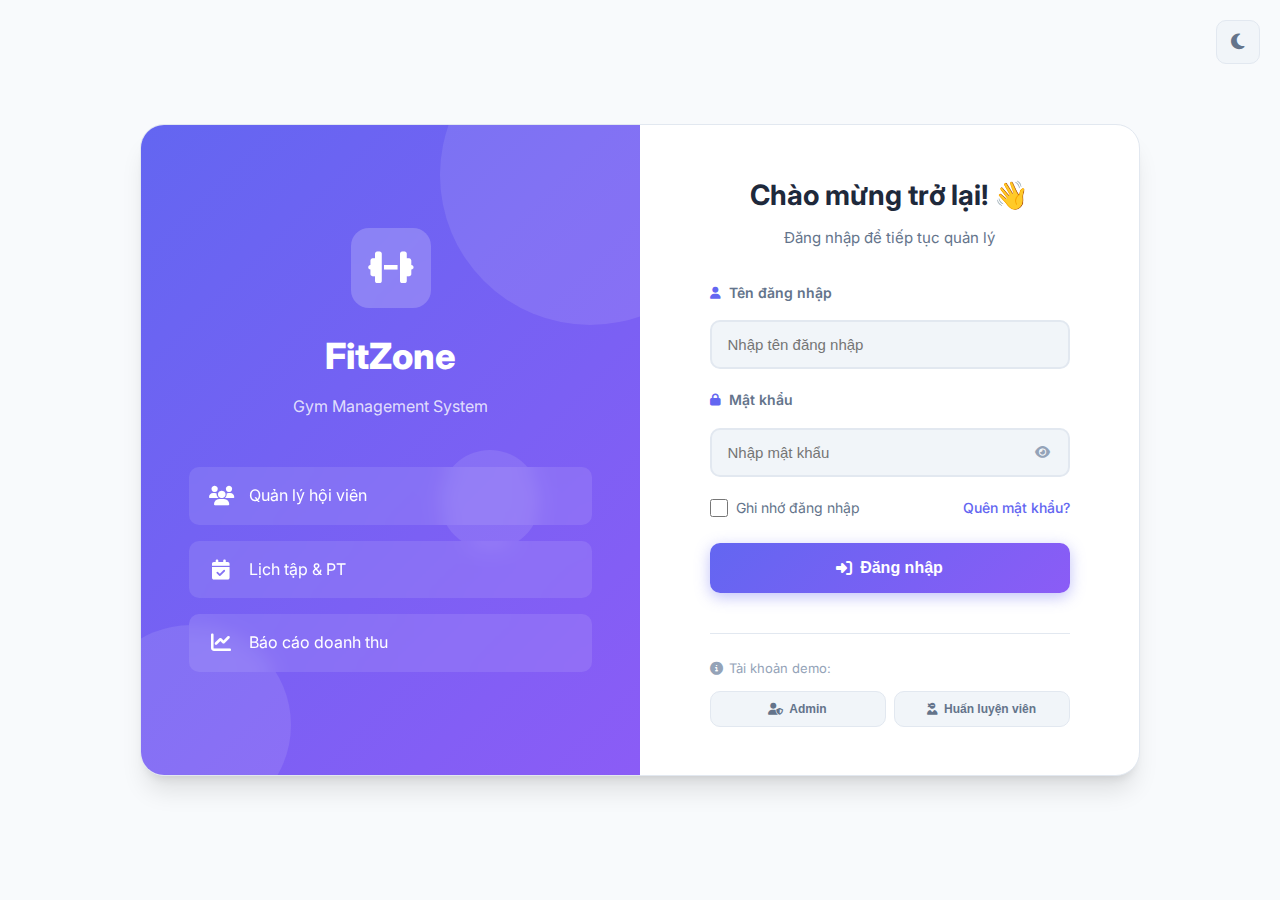
<file: admin/settings.html>
<!DOCTYPE html>
<html lang="vi" data-theme="light">
  <head>
    <meta charset="UTF-8" />
    <meta name="viewport" content="width=device-width, initial-scale=1.0" />
    <title>Cài đặt - FitZone Gym Management</title>
    <link rel="stylesheet" href="css/styles.css" />
    <link rel="stylesheet" href="css/settings.css" />
    <link
      href="https://fonts.googleapis.com/css2?family=Inter:wght@300;400;500;600;700;800&display=swap"
      rel="stylesheet"
    />
    <link
      rel="stylesheet"
      href="https://cdnjs.cloudflare.com/ajax/libs/font-awesome/6.4.0/css/all.min.css"
    />
  </head>
  <body>
    <div class="app-container">
      <!-- Sidebar -->
      <aside class="sidebar" id="sidebar">
        <div class="sidebar-header">
          <div class="logo">
            <div class="logo-icon"><i class="fas fa-dumbbell"></i></div>
            <div class="logo-text">
              <span class="logo-name">FitZone</span>
              <span class="logo-tagline">Gym Management</span>
            </div>
          </div>
          <button
            class="sidebar-collapse-btn"
            id="sidebarCollapseBtn"
            title="Thu gọn"
          >
            <i class="fas fa-chevron-left"></i>
          </button>
        </div>

        <nav class="sidebar-nav">
          <div class="nav-section">
            <span class="nav-section-title">MENU CHÍNH</span>
            <ul>
              <li class="nav-item" data-page="dashboard">
                <a href="index.html"
                  ><i class="fas fa-th-large"></i><span>Dashboard</span></a
                >
              </li>
              <li class="nav-item" data-page="members">
                <a href="members.html"
                  ><i class="fas fa-users"></i><span>Hội viên</span></a
                >
              </li>
              <li class="nav-item" data-page="packages">
                <a href="packages.html"
                  ><i class="fas fa-box-open"></i><span>Gói tập</span></a
                >
              </li>
              <li class="nav-item" data-page="trainers">
                <a href="trainers.html"
                  ><i class="fas fa-user-ninja"></i
                  ><span>Huấn luyện viên</span></a
                >
              </li>
            </ul>
          </div>

          <div class="nav-section">
            <span class="nav-section-title">HOẠT ĐỘNG</span>
            <ul>
              <li class="nav-item" data-page="schedule">
                <a href="schedule.html"
                  ><i class="fas fa-calendar-alt"></i><span>Lịch tập</span></a
                >
              </li>
              <li class="nav-item" data-page="checkin">
                <a href="checkin.html"
                  ><i class="fas fa-qrcode"></i><span>Check-in</span></a
                >
              </li>
              <li class="nav-item" data-page="facilities">
                <a href="facilities.html"
                  ><i class="fas fa-dumbbell"></i><span>Thiết bị</span></a
                >
              </li>
            </ul>
          </div>

          <div class="nav-section">
            <span class="nav-section-title">TÀI CHÍNH</span>
            <ul>
              <li class="nav-item" data-page="invoices">
                <a href="invoices.html"
                  ><i class="fas fa-file-invoice-dollar"></i
                  ><span>Hóa đơn</span></a
                >
              </li>
              <li class="nav-item" data-page="reports">
                <a href="reports.html"
                  ><i class="fas fa-chart-line"></i><span>Báo cáo</span></a
                >
              </li>
            </ul>
          </div>
        </nav>

        <div class="sidebar-footer">
          <a href="../index.html" class="back-home-btn">
            <i class="fas fa-home"></i>
            <span>← Về trang chủ</span>
          </a>
        </div>
      </aside>

      <!-- Main Content -->
      <main class="main-content">
        <header class="header">
          <div class="header-left">
            <button class="menu-toggle" id="menuToggle">
              <i class="fas fa-bars"></i>
            </button>
            <div class="breadcrumb">
              <span class="breadcrumb-item"><i class="fas fa-home"></i></span>
              <span class="breadcrumb-separator">/</span>
              <span class="breadcrumb-item active">Cài đặt</span>
            </div>
          </div>
          <div class="header-center">
            <div class="search-box">
              <i class="fas fa-search"></i>
              <input type="text" placeholder="Tìm kiếm..." id="searchInput" />
              <kbd>Ctrl+K</kbd>
            </div>
          </div>
          <div class="header-right">
            <button class="header-btn" id="themeToggle" title="Đổi giao diện">
              <i class="fas fa-sun" id="themeIcon"></i>
            </button>
            <button class="header-btn" id="fullscreenBtn" title="Toàn màn hình">
              <i class="fas fa-expand"></i>
            </button>
            <button class="header-btn notification-btn" title="Thông báo">
              <i class="fas fa-bell"></i><span class="badge">3</span>
            </button>
            <div class="admin-dropdown">
              <button
                class="btn btn-primary btn-glow admin-btn"
                onclick="toggleAdminDropdown()"
              >
                <img
                  src="https://ui-avatars.com/api/?name=Admin&background=6366f1&color=fff&size=28"
                  alt="Admin"
                  class="admin-avatar"
                />
                <span>Admin</span>
                <i class="fas fa-chevron-down"></i>
              </button>
              <div class="admin-dropdown-menu" id="adminDropdownMenu">
                <div class="dropdown-header">
                  <img
                    src="https://ui-avatars.com/api/?name=Admin&background=6366f1&color=fff"
                    alt="Admin"
                  />
                  <div>
                    <strong>Nguyễn Admin</strong>
                    <span>Quản trị viên</span>
                  </div>
                </div>
                <div class="dropdown-divider"></div>
                <a href="settings.html" class="dropdown-item"
                  ><i class="fas fa-cog"></i> Cài đặt</a
                >
                <div class="dropdown-divider"></div>
                <a
                  href="#"
                  class="dropdown-item text-danger"
                  onclick="confirmLogout()"
                  ><i class="fas fa-sign-out-alt"></i> Đăng xuất</a
                >
              </div>
            </div>
          </div>
        </header>

        <div class="content">
          <!-- Page Header -->
          <div class="page-header">
            <div class="page-header-left">
              <h1><i class="fas fa-cog"></i> Cài đặt hệ thống</h1>
              <p>Quản lý cài đặt và tùy chỉnh hệ thống</p>
            </div>
          </div>

          <!-- Settings Grid -->
          <div class="settings-grid">
            <!-- General Settings -->
            <div class="card settings-card">
              <div class="card-header">
                <h2><i class="fas fa-sliders-h"></i> Cài đặt chung</h2>
              </div>
              <div class="card-body">
                <div class="setting-item">
                  <div class="setting-info">
                    <h4>Tên phòng tập</h4>
                    <p>Tên hiển thị trên hệ thống</p>
                  </div>
                  <div class="setting-control">
                    <input type="text" id="gymName" value="FitZone Gym" />
                  </div>
                </div>
                <div class="setting-item">
                  <div class="setting-info">
                    <h4>Số điện thoại</h4>
                    <p>Số liên hệ của phòng tập</p>
                  </div>
                  <div class="setting-control">
                    <input type="tel" id="gymPhone" value="0123 456 789" />
                  </div>
                </div>
                <div class="setting-item">
                  <div class="setting-info">
                    <h4>Email</h4>
                    <p>Email liên hệ</p>
                  </div>
                  <div class="setting-control">
                    <input
                      type="email"
                      id="gymEmail"
                      value="contact@fitzone.vn"
                    />
                  </div>
                </div>
                <div class="setting-item">
                  <div class="setting-info">
                    <h4>Địa chỉ</h4>
                    <p>Địa chỉ phòng tập</p>
                  </div>
                  <div class="setting-control">
                    <input
                      type="text"
                      id="gymAddress"
                      value="123 Đường ABC, Quận XYZ, TP.HCM"
                    />
                  </div>
                </div>
              </div>
            </div>

            <!-- Display Settings -->
            <div class="card settings-card">
              <div class="card-header">
                <h2><i class="fas fa-palette"></i> Giao diện</h2>
              </div>
              <div class="card-body">
                <div class="setting-item">
                  <div class="setting-info">
                    <h4>Chế độ tối</h4>
                    <p>Bật/tắt giao diện tối</p>
                  </div>
                  <div class="setting-control">
                    <label class="toggle-switch">
                      <input
                        type="checkbox"
                        id="darkModeToggle"
                        onchange="toggleDarkMode()"
                      />
                      <span class="toggle-slider"></span>
                    </label>
                  </div>
                </div>
                <div class="setting-item">
                  <div class="setting-info">
                    <h4>Thu gọn sidebar</h4>
                    <p>Mặc định thu gọn menu bên</p>
                  </div>
                  <div class="setting-control">
                    <label class="toggle-switch">
                      <input
                        type="checkbox"
                        id="sidebarCollapsedToggle"
                        onchange="toggleSidebarDefault()"
                      />
                      <span class="toggle-slider"></span>
                    </label>
                  </div>
                </div>
                <div class="setting-item">
                  <div class="setting-info">
                    <h4>Ngôn ngữ</h4>
                    <p>Ngôn ngữ hiển thị</p>
                  </div>
                  <div class="setting-control">
                    <select id="language">
                      <option value="vi" selected>Tiếng Việt</option>
                      <option value="en">English</option>
                    </select>
                  </div>
                </div>
              </div>
            </div>

            <!-- Notification Settings -->
            <div class="card settings-card">
              <div class="card-header">
                <h2><i class="fas fa-bell"></i> Thông báo</h2>
              </div>
              <div class="card-body">
                <div class="setting-item">
                  <div class="setting-info">
                    <h4>Thông báo hết hạn</h4>
                    <p>Nhắc nhở khi hội viên sắp hết hạn</p>
                  </div>
                  <div class="setting-control">
                    <label class="toggle-switch">
                      <input type="checkbox" id="expiryNotification" checked />
                      <span class="toggle-slider"></span>
                    </label>
                  </div>
                </div>
                <div class="setting-item">
                  <div class="setting-info">
                    <h4>Số ngày nhắc trước</h4>
                    <p>Nhắc trước khi hết hạn bao nhiêu ngày</p>
                  </div>
                  <div class="setting-control">
                    <select id="reminderDays">
                      <option value="3">3 ngày</option>
                      <option value="5">5 ngày</option>
                      <option value="7" selected>7 ngày</option>
                      <option value="14">14 ngày</option>
                    </select>
                  </div>
                </div>
                <div class="setting-item">
                  <div class="setting-info">
                    <h4>Thông báo check-in</h4>
                    <p>Âm thanh khi check-in thành công</p>
                  </div>
                  <div class="setting-control">
                    <label class="toggle-switch">
                      <input type="checkbox" id="checkinSound" checked />
                      <span class="toggle-slider"></span>
                    </label>
                  </div>
                </div>
              </div>
            </div>

            <!-- Business Settings -->
            <div class="card settings-card">
              <div class="card-header">
                <h2><i class="fas fa-clock"></i> Giờ hoạt động</h2>
              </div>
              <div class="card-body">
                <div class="setting-item">
                  <div class="setting-info">
                    <h4>Giờ mở cửa</h4>
                    <p>Thời gian bắt đầu hoạt động</p>
                  </div>
                  <div class="setting-control">
                    <input type="time" id="openTime" value="06:00" />
                  </div>
                </div>
                <div class="setting-item">
                  <div class="setting-info">
                    <h4>Giờ đóng cửa</h4>
                    <p>Thời gian kết thúc hoạt động</p>
                  </div>
                  <div class="setting-control">
                    <input type="time" id="closeTime" value="22:00" />
                  </div>
                </div>
                <div class="setting-item">
                  <div class="setting-info">
                    <h4>Ngày nghỉ</h4>
                    <p>Các ngày không hoạt động</p>
                  </div>
                  <div class="setting-control">
                    <select id="closedDays">
                      <option value="none" selected>Không có</option>
                      <option value="sunday">Chủ nhật</option>
                      <option value="saturday">Thứ 7</option>
                    </select>
                  </div>
                </div>
              </div>
            </div>

            <!-- Data Management -->
            <div class="card settings-card">
              <div class="card-header">
                <h2><i class="fas fa-database"></i> Quản lý dữ liệu</h2>
              </div>
              <div class="card-body">
                <div class="setting-item">
                  <div class="setting-info">
                    <h4>Xuất dữ liệu</h4>
                    <p>Tải xuống toàn bộ dữ liệu hệ thống</p>
                  </div>
                  <div class="setting-control">
                    <button
                      class="btn btn-secondary btn-sm"
                      onclick="exportData()"
                    >
                      <i class="fas fa-download"></i> Xuất
                    </button>
                  </div>
                </div>
                <div class="setting-item">
                  <div class="setting-info">
                    <h4>Nhập dữ liệu</h4>
                    <p>Khôi phục dữ liệu từ file backup</p>
                  </div>
                  <div class="setting-control">
                    <button
                      class="btn btn-secondary btn-sm"
                      onclick="importData()"
                    >
                      <i class="fas fa-upload"></i> Nhập
                    </button>
                  </div>
                </div>
                <div class="setting-item">
                  <div class="setting-info">
                    <h4>Xóa dữ liệu</h4>
                    <p>Xóa toàn bộ dữ liệu (không thể hoàn tác)</p>
                  </div>
                  <div class="setting-control">
                    <button
                      class="btn btn-danger btn-sm"
                      onclick="clearAllData()"
                    >
                      <i class="fas fa-trash"></i> Xóa
                    </button>
                  </div>
                </div>
              </div>
            </div>

            <!-- About -->
            <div class="card settings-card">
              <div class="card-header">
                <h2><i class="fas fa-info-circle"></i> Thông tin</h2>
              </div>
              <div class="card-body">
                <div class="about-info">
                  <div class="about-logo">
                    <div class="logo-icon"><i class="fas fa-dumbbell"></i></div>
                    <div>
                      <h3>FitZone Gym Management</h3>
                      <p>Phiên bản 1.0.0</p>
                    </div>
                  </div>
                  <div class="about-details">
                    <p>
                      <i class="fas fa-code"></i> Phát triển bởi: FitZone Team
                    </p>
                    <p>
                      <i class="fas fa-calendar"></i> Cập nhật: Tháng 12, 2024
                    </p>
                    <p>
                      <i class="fas fa-envelope"></i> Hỗ trợ: support@fitzone.vn
                    </p>
                  </div>
                </div>
              </div>
            </div>
          </div>

          <!-- Save Button -->
          <div class="settings-actions">
            <button class="btn btn-secondary" onclick="resetSettings()">
              <i class="fas fa-undo"></i> Đặt lại mặc định
            </button>
            <button class="btn btn-primary" onclick="saveSettings()">
              <i class="fas fa-save"></i> Lưu cài đặt
            </button>
          </div>
        </div>
      </main>
    </div>

    <!-- Toast -->
    <div class="toast" id="toast">
      <i class="fas fa-check-circle"></i>
      <span id="toastMessage">Thao tác thành công!</span>
    </div>

    <script src="js/settings.js"></script>
  </body>
</html>
</file>
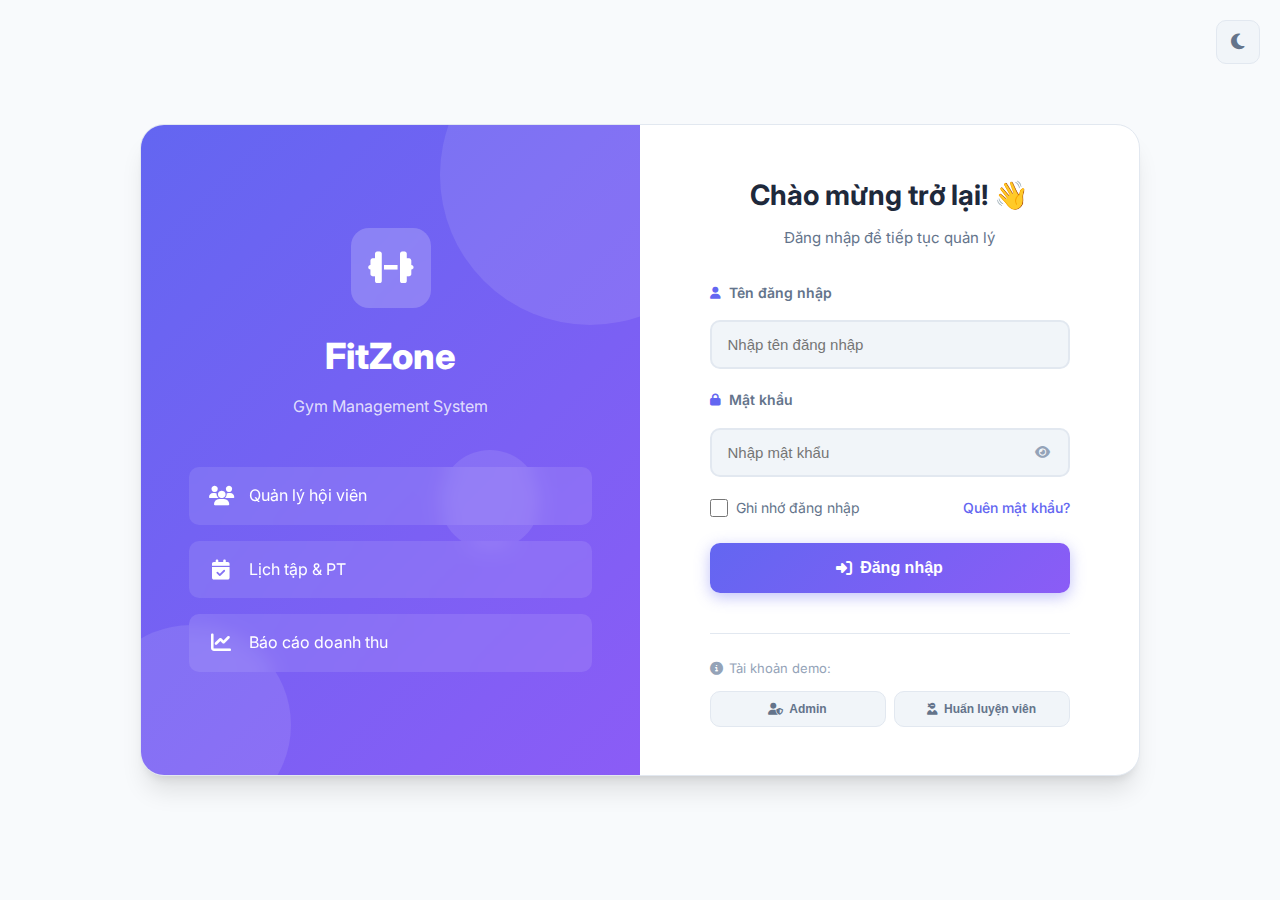
<file: admin/trainers.html>
<!DOCTYPE html>
<html lang="vi" data-theme="light">
  <head>
    <meta charset="UTF-8" />
    <meta name="viewport" content="width=device-width, initial-scale=1.0" />
    <title>Quản lý Huấn luyện viên - FitZone Gym</title>
    <link rel="stylesheet" href="css/styles.css" />
    <link rel="stylesheet" href="css/trainers.css" />
    <link
      href="https://fonts.googleapis.com/css2?family=Inter:wght@300;400;500;600;700;800&display=swap"
      rel="stylesheet"
    />
    <link
      rel="stylesheet"
      href="https://cdnjs.cloudflare.com/ajax/libs/font-awesome/6.4.0/css/all.min.css"
    />
  </head>
  <body>
    <div class="app-container">
      <!-- Sidebar -->
      <aside class="sidebar" id="sidebar">
        <div class="sidebar-header">
          <div class="logo">
            <div class="logo-icon"><i class="fas fa-dumbbell"></i></div>
            <div class="logo-text">
              <span class="logo-name">FitZone</span>
              <span class="logo-tagline">Gym Management</span>
            </div>
          </div>
          <button
            class="sidebar-collapse-btn"
            id="sidebarCollapseBtn"
            title="Thu gọn"
          >
            <i class="fas fa-chevron-left"></i>
          </button>
        </div>

        <nav class="sidebar-nav">
          <div class="nav-section">
            <span class="nav-section-title">MENU CHÍNH</span>
            <ul>
              <li class="nav-item" data-page="dashboard">
                <a href="index.html"
                  ><i class="fas fa-th-large"></i><span>Dashboard</span></a
                >
              </li>
              <li class="nav-item" data-page="members">
                <a href="members.html"
                  ><i class="fas fa-users"></i><span>Hội viên</span></a
                >
              </li>
              <li class="nav-item" data-page="packages">
                <a href="packages.html"
                  ><i class="fas fa-box-open"></i><span>Gói tập</span></a
                >
              </li>
              <li class="nav-item active" data-page="trainers">
                <a href="trainers.html"
                  ><i class="fas fa-user-ninja"></i
                  ><span>Huấn luyện viên</span></a
                >
              </li>
            </ul>
          </div>
          <div class="nav-section">
            <span class="nav-section-title">HOẠT ĐỘNG</span>
            <ul>
              <li class="nav-item" data-page="schedule">
                <a href="schedule.html"
                  ><i class="fas fa-calendar-alt"></i><span>Lịch tập</span></a
                >
              </li>
              <li class="nav-item" data-page="checkin">
                <a href="checkin.html"
                  ><i class="fas fa-qrcode"></i><span>Check-in</span></a
                >
              </li>
              <li class="nav-item" data-page="facilities">
                <a href="facilities.html"
                  ><i class="fas fa-dumbbell"></i><span>Thiết bị</span></a
                >
              </li>
            </ul>
          </div>
          <div class="nav-section">
            <span class="nav-section-title">TÀI CHÍNH</span>
            <ul>
              <li class="nav-item" data-page="invoices">
                <a href="invoices.html"
                  ><i class="fas fa-file-invoice-dollar"></i
                  ><span>Hóa đơn</span></a
                >
              </li>
              <li class="nav-item" data-page="reports">
                <a href="reports.html"
                  ><i class="fas fa-chart-line"></i><span>Báo cáo</span></a
                >
              </li>
            </ul>
          </div>
        </nav>

        <div class="sidebar-footer">
          <a href="../index.html" class="back-home-btn">
            <i class="fas fa-home"></i>
            <span>← Về trang chủ</span>
          </a>
        </div>
      </aside>

      <!-- Main Content -->
      <main class="main-content">
        <header class="header">
          <div class="header-left">
            <button class="menu-toggle" id="menuToggle">
              <i class="fas fa-bars"></i>
            </button>
            <div class="breadcrumb">
              <a href="index.html" class="breadcrumb-item"
                ><i class="fas fa-home"></i
              ></a>
              <span class="breadcrumb-separator">/</span>
              <span class="breadcrumb-item active">Huấn luyện viên</span>
            </div>
          </div>
          <div class="header-center">
            <div class="search-box">
              <i class="fas fa-search"></i>
              <input
                type="text"
                id="searchInput"
                placeholder="Tìm kiếm PT..."
              />
            </div>
          </div>
          <div class="header-right">
            <button class="header-btn" id="themeToggle" title="Đổi giao diện">
              <i class="fas fa-sun" id="themeIcon"></i>
            </button>
            <button class="header-btn" id="fullscreenBtn" title="Toàn màn hình">
              <i class="fas fa-expand"></i>
            </button>
            <button class="header-btn notification-btn" title="Thông báo">
              <i class="fas fa-bell"></i><span class="badge">3</span>
            </button>
            <div class="admin-dropdown">
              <button
                class="btn btn-primary btn-glow admin-btn"
                onclick="toggleAdminDropdown()"
              >
                <img
                  src="https://ui-avatars.com/api/?name=Admin&background=6366f1&color=fff&size=28"
                  alt="Admin"
                  class="admin-avatar"
                />
                <span>Admin</span>
                <i class="fas fa-chevron-down"></i>
              </button>
              <div class="admin-dropdown-menu" id="adminDropdownMenu">
                <div class="dropdown-header">
                  <img
                    src="https://ui-avatars.com/api/?name=Admin&background=6366f1&color=fff"
                    alt="Admin"
                  />
                  <div>
                    <strong>Nguyễn Admin</strong><span>Quản trị viên</span>
                  </div>
                </div>
                <div class="dropdown-divider"></div>
                <a href="settings.html" class="dropdown-item"
                  ><i class="fas fa-cog"></i> Cài đặt</a
                >
                <div class="dropdown-divider"></div>
                <a
                  href="#"
                  class="dropdown-item text-danger"
                  onclick="confirmLogout()"
                  ><i class="fas fa-sign-out-alt"></i> Đăng xuất</a
                >
              </div>
            </div>
          </div>
        </header>

        <div class="content">
          <!-- Page Header -->
          <div class="page-header">
            <div class="page-title">
              <h1><i class="fas fa-user-ninja"></i> Quản lý Huấn luyện viên</h1>
              <p>Danh sách PT trong hệ thống</p>
            </div>
            <div class="page-actions">
              <button
                class="btn btn-primary"
                onclick="openModal('addTrainerModal')"
              >
                <i class="fas fa-plus"></i> Thêm PT
              </button>
            </div>
          </div>

          <!-- Stats Summary -->
          <div class="stats-summary">
            <div class="summary-item">
              <span class="summary-value" id="totalTrainers">0</span>
              <span class="summary-label">Tổng PT</span>
            </div>
            <div class="summary-item active">
              <span class="summary-value" id="activeTrainers">0</span>
              <span class="summary-label">Đang làm việc</span>
            </div>
            <div class="summary-item warning">
              <span class="summary-value" id="totalClients">0</span>
              <span class="summary-label">Học viên</span>
            </div>
            <div class="summary-item info">
              <span class="summary-value" id="avgRating">0</span>
              <span class="summary-label">Đánh giá TB</span>
            </div>
          </div>

          <!-- Filter -->
          <div class="filter-bar">
            <select id="filterSpecialty" onchange="filterTrainers()">
              <option value="all">Tất cả chuyên môn</option>
              <option value="fitness">Fitness</option>
              <option value="yoga">Yoga</option>
              <option value="boxing">Boxing</option>
              <option value="cardio">Cardio</option>
              <option value="strength">Strength Training</option>
            </select>
            <select id="filterStatus" onchange="filterTrainers()">
              <option value="all">Tất cả trạng thái</option>
              <option value="active">Đang làm việc</option>
              <option value="inactive">Nghỉ phép</option>
            </select>
          </div>

          <!-- Trainers Grid -->
          <div class="trainers-grid" id="trainersGrid"></div>
        </div>
      </main>
    </div>

    <!-- Add Trainer Modal -->
    <div class="modal" id="addTrainerModal">
      <div class="modal-overlay" onclick="closeModal('addTrainerModal')"></div>
      <div class="modal-content">
        <div class="modal-header">
          <h2><i class="fas fa-user-plus"></i> Thêm Huấn luyện viên</h2>
          <button class="close-btn" onclick="closeModal('addTrainerModal')">
            <i class="fas fa-times"></i>
          </button>
        </div>
        <form id="addTrainerForm" onsubmit="addTrainer(event)">
          <div class="modal-body">
            <div class="form-row">
              <div class="form-group">
                <label><i class="fas fa-user"></i> Họ và tên</label>
                <input
                  type="text"
                  id="trainerName"
                  required
                  placeholder="Nhập họ tên"
                />
              </div>
              <div class="form-group">
                <label><i class="fas fa-phone"></i> Số điện thoại</label>
                <input
                  type="tel"
                  id="trainerPhone"
                  required
                  placeholder="Nhập số điện thoại"
                />
              </div>
            </div>
            <div class="form-row">
              <div class="form-group">
                <label><i class="fas fa-envelope"></i> Email</label>
                <input
                  type="email"
                  id="trainerEmail"
                  required
                  placeholder="Nhập email"
                />
              </div>
              <div class="form-group">
                <label><i class="fas fa-venus-mars"></i> Giới tính</label>
                <select id="trainerGender" required>
                  <option value="">Chọn giới tính</option>
                  <option value="male">Nam</option>
                  <option value="female">Nữ</option>
                </select>
              </div>
            </div>
            <div class="form-row">
              <div class="form-group">
                <label><i class="fas fa-dumbbell"></i> Chuyên môn</label>
                <select id="trainerSpecialty" required>
                  <option value="">Chọn chuyên môn</option>
                  <option value="fitness">Fitness</option>
                  <option value="yoga">Yoga</option>
                  <option value="boxing">Boxing</option>
                  <option value="cardio">Cardio</option>
                  <option value="strength">Strength Training</option>
                </select>
              </div>
              <div class="form-group">
                <label
                  ><i class="fas fa-certificate"></i> Kinh nghiệm (năm)</label
                >
                <input
                  type="number"
                  id="trainerExperience"
                  required
                  min="0"
                  placeholder="VD: 3"
                />
              </div>
            </div>
            <div class="form-group">
              <label><i class="fas fa-align-left"></i> Giới thiệu</label>
              <textarea
                id="trainerBio"
                rows="3"
                placeholder="Mô tả ngắn về PT..."
              ></textarea>
            </div>
          </div>
          <div class="modal-footer">
            <button
              type="button"
              class="btn btn-secondary"
              onclick="closeModal('addTrainerModal')"
            >
              Hủy
            </button>
            <button type="submit" class="btn btn-primary">
              <i class="fas fa-save"></i> Lưu
            </button>
          </div>
        </form>
      </div>
    </div>

    <!-- Edit Trainer Modal -->
    <div class="modal" id="editTrainerModal">
      <div class="modal-overlay" onclick="closeModal('editTrainerModal')"></div>
      <div class="modal-content">
        <div class="modal-header">
          <h2><i class="fas fa-edit"></i> Chỉnh sửa PT</h2>
          <button class="close-btn" onclick="closeModal('editTrainerModal')">
            <i class="fas fa-times"></i>
          </button>
        </div>
        <form id="editTrainerForm" onsubmit="updateTrainer(event)">
          <input type="hidden" id="editTrainerId" />
          <div class="modal-body">
            <div class="form-row">
              <div class="form-group">
                <label>Họ và tên</label>
                <input type="text" id="editTrainerName" required />
              </div>
              <div class="form-group">
                <label>Số điện thoại</label>
                <input type="tel" id="editTrainerPhone" required />
              </div>
            </div>
            <div class="form-row">
              <div class="form-group">
                <label>Email</label>
                <input type="email" id="editTrainerEmail" required />
              </div>
              <div class="form-group">
                <label>Chuyên môn</label>
                <select id="editTrainerSpecialty" required>
                  <option value="fitness">Fitness</option>
                  <option value="yoga">Yoga</option>
                  <option value="boxing">Boxing</option>
                  <option value="cardio">Cardio</option>
                  <option value="strength">Strength Training</option>
                </select>
              </div>
            </div>
            <div class="form-row">
              <div class="form-group">
                <label>Kinh nghiệm (năm)</label>
                <input
                  type="number"
                  id="editTrainerExperience"
                  required
                  min="0"
                />
              </div>
              <div class="form-group">
                <label>Trạng thái</label>
                <select id="editTrainerStatus">
                  <option value="active">Đang làm việc</option>
                  <option value="inactive">Nghỉ phép</option>
                </select>
              </div>
            </div>
            <div class="form-group">
              <label>Giới thiệu</label>
              <textarea id="editTrainerBio" rows="3"></textarea>
            </div>
          </div>
          <div class="modal-footer">
            <button
              type="button"
              class="btn btn-secondary"
              onclick="closeModal('editTrainerModal')"
            >
              Hủy
            </button>
            <button type="submit" class="btn btn-primary">
              <i class="fas fa-save"></i> Cập nhật
            </button>
          </div>
        </form>
      </div>
    </div>

    <!-- Toast -->
    <div class="toast" id="toast">
      <i class="fas fa-check-circle"></i><span id="toastMessage"></span>
    </div>

    <script src="js/trainers.js"></script>
  </body>
</html>
</file>
<file: admin/css/styles.css>
/* ===== CSS Variables - Light Theme ===== */
:root,
[data-theme="light"] {
  /* Background Colors */
  --bg-primary: #f8fafc;
  --bg-secondary: #ffffff;
  --bg-tertiary: #f1f5f9;
  --bg-sidebar: linear-gradient(180deg, #1e1b4b 0%, #312e81 50%, #3730a3 100%);

  /* Text Colors */
  --text-primary: #1e293b;
  --text-secondary: #64748b;
  --text-muted: #94a3b8;
  --text-inverse: #ffffff;

  /* Border Colors */
  --border-color: #e2e8f0;
  --border-light: #f1f5f9;

  /* Accent Colors */
  --accent-primary: #6366f1;
  --accent-primary-light: #818cf8;
  --accent-primary-dark: #4f46e5;
  --accent-gradient: linear-gradient(135deg, #6366f1 0%, #8b5cf6 100%);
  --accent-glow: rgba(99, 102, 241, 0.4);

  /* Status Colors */
  --success: #10b981;
  --success-light: #d1fae5;
  --success-bg: rgba(16, 185, 129, 0.1);
  --warning: #f59e0b;
  --warning-light: #fef3c7;
  --warning-bg: rgba(245, 158, 11, 0.1);
  --danger: #ef4444;
  --danger-light: #fee2e2;
  --danger-bg: rgba(239, 68, 68, 0.1);
  --info: #3b82f6;
  --info-light: #dbeafe;
  --info-bg: rgba(59, 130, 246, 0.1);

  /* Shadows */
  --shadow-sm: 0 1px 2px 0 rgb(0 0 0 / 0.05);
  --shadow: 0 1px 3px 0 rgb(0 0 0 / 0.1), 0 1px 2px -1px rgb(0 0 0 / 0.1);
  --shadow-md: 0 4px 6px -1px rgb(0 0 0 / 0.1), 0 2px 4px -2px rgb(0 0 0 / 0.1);
  --shadow-lg: 0 10px 15px -3px rgb(0 0 0 / 0.1),
    0 4px 6px -4px rgb(0 0 0 / 0.1);
  --shadow-xl: 0 20px 25px -5px rgb(0 0 0 / 0.1),
    0 8px 10px -6px rgb(0 0 0 / 0.1);
  --shadow-glow: 0 0 40px rgba(99, 102, 241, 0.15);

  /* Border Radius */
  --radius-sm: 6px;
  --radius: 10px;
  --radius-md: 14px;
  --radius-lg: 18px;
  --radius-xl: 24px;
  --radius-full: 9999px;

  /* Transitions */
  --transition-fast: all 0.15s ease;
  --transition: all 0.25s ease;
  --transition-slow: all 0.35s cubic-bezier(0.4, 0, 0.2, 1);

  /* Sidebar */
  --sidebar-width: 280px;
  --sidebar-collapsed: 80px;
}

/* ===== Dark Theme ===== */
[data-theme="dark"] {
  --bg-primary: #0f172a;
  --bg-secondary: #1e293b;
  --bg-tertiary: #334155;
  --bg-sidebar: linear-gradient(180deg, #0f0d1a 0%, #1a1744 50%, #1e1b4b 100%);

  --text-primary: #f1f5f9;
  --text-secondary: #94a3b8;
  --text-muted: #64748b;

  --border-color: #334155;
  --border-light: #1e293b;

  --shadow-sm: 0 1px 2px 0 rgb(0 0 0 / 0.3);
  --shadow: 0 1px 3px 0 rgb(0 0 0 / 0.4), 0 1px 2px -1px rgb(0 0 0 / 0.4);
  --shadow-md: 0 4px 6px -1px rgb(0 0 0 / 0.4), 0 2px 4px -2px rgb(0 0 0 / 0.4);
  --shadow-lg: 0 10px 15px -3px rgb(0 0 0 / 0.4),
    0 4px 6px -4px rgb(0 0 0 / 0.4);
  --shadow-glow: 0 0 60px rgba(99, 102, 241, 0.2);
}

/* ===== Reset & Base ===== */
*,
*::before,
*::after {
  margin: 0;
  padding: 0;
  box-sizing: border-box;
}

body {
  font-family: "Inter", -apple-system, BlinkMacSystemFont, sans-serif;
  background: var(--bg-primary);
  color: var(--text-primary);
  min-height: 100vh;
  line-height: 1.6;
  transition: var(--transition);
}

/* ===== App Container ===== */
.app-container {
  display: flex;
  min-height: 100vh;
}

/* ===== Sidebar ===== */
.sidebar {
  width: var(--sidebar-width);
  background: var(--bg-sidebar);
  display: flex;
  flex-direction: column;
  position: fixed;
  height: 100vh;
  z-index: 100;
  transition: var(--transition-slow);
  box-shadow: var(--shadow-lg);
}

.sidebar.collapsed {
  width: var(--sidebar-collapsed);
}

.sidebar-header {
  padding: 20px;
  display: flex;
  align-items: center;
  justify-content: space-between;
  border-bottom: 1px solid rgba(255, 255, 255, 0.1);
}

.logo {
  display: flex;
  align-items: center;
  gap: 12px;
}

.logo-icon {
  width: 44px;
  height: 44px;
  background: var(--accent-gradient);
  border-radius: var(--radius);
  display: flex;
  align-items: center;
  justify-content: center;
  font-size: 20px;
  color: white;
  box-shadow: 0 4px 15px var(--accent-glow);
  animation: pulse-glow 2s ease-in-out infinite;
}

@keyframes pulse-glow {
  0%,
  100% {
    box-shadow: 0 4px 15px var(--accent-glow);
  }
  50% {
    box-shadow: 0 4px 25px var(--accent-glow);
  }
}

.logo-text {
  display: flex;
  flex-direction: column;
}

.logo-name {
  color: white;
  font-size: 20px;
  font-weight: 800;
  letter-spacing: -0.5px;
}

.logo-tagline {
  color: rgba(255, 255, 255, 0.6);
  font-size: 11px;
  font-weight: 500;
}

.sidebar.collapsed .logo-text,
.sidebar.collapsed .nav-section-title,
.sidebar.collapsed .nav-item span,
.sidebar.collapsed .nav-badge,
.sidebar.collapsed .theme-btn span,
.sidebar.collapsed .user-details,
.sidebar.collapsed .user-menu-btn {
  display: none;
}

.sidebar-collapse-btn {
  width: 28px;
  height: 28px;
  background: rgba(255, 255, 255, 0.1);
  border: none;
  border-radius: var(--radius-sm);
  color: rgba(255, 255, 255, 0.7);
  cursor: pointer;
  display: flex;
  align-items: center;
  justify-content: center;
  transition: var(--transition);
}

.sidebar-collapse-btn:hover {
  background: rgba(255, 255, 255, 0.2);
  color: white;
}

.sidebar.collapsed .sidebar-collapse-btn i {
  transform: rotate(180deg);
}

/* ===== Sidebar Navigation ===== */
.sidebar-nav {
  flex: 1;
  padding: 16px 12px;
  overflow-y: auto;
  overflow-x: hidden;
}

.nav-section {
  margin-bottom: 24px;
}

.nav-section-title {
  color: rgba(255, 255, 255, 0.4);
  font-size: 10px;
  font-weight: 700;
  letter-spacing: 1.5px;
  padding: 0 16px;
  margin-bottom: 8px;
  display: block;
}

.sidebar-nav ul {
  list-style: none;
}

.nav-item {
  margin-bottom: 4px;
}

.nav-item a {
  display: flex;
  align-items: center;
  gap: 12px;
  padding: 12px 16px;
  color: rgba(255, 255, 255, 0.7);
  text-decoration: none;
  border-radius: var(--radius);
  transition: var(--transition);
  font-weight: 500;
  font-size: 14px;
  position: relative;
}

.nav-item a:hover {
  background: rgba(255, 255, 255, 0.1);
  color: white;
}

.nav-item.active a {
  background: var(--accent-gradient);
  color: white;
  box-shadow: 0 4px 15px var(--accent-glow);
}

.nav-item a i {
  width: 20px;
  text-align: center;
  font-size: 16px;
}

.nav-indicator {
  position: absolute;
  right: 0;
  top: 50%;
  transform: translateY(-50%);
  width: 4px;
  height: 20px;
  background: white;
  border-radius: 4px 0 0 4px;
  opacity: 0;
  transition: var(--transition);
}

.nav-item.active .nav-indicator {
  opacity: 1;
}

.nav-badge {
  margin-left: auto;
  padding: 2px 8px;
  background: rgba(255, 255, 255, 0.2);
  border-radius: var(--radius-full);
  font-size: 11px;
  font-weight: 600;
}

.nav-badge.success {
  background: var(--success);
  color: white;
}

.nav-badge.warning {
  background: var(--warning);
  color: white;
}

/* ===== Sidebar Footer ===== */
.sidebar-footer {
  padding: 16px;
  border-top: 1px solid rgba(255, 255, 255, 0.1);
}

.theme-switcher {
  margin-bottom: 12px;
}

.theme-btn {
  width: 100%;
  display: flex;
  align-items: center;
  gap: 12px;
  padding: 12px 16px;
  background: rgba(255, 255, 255, 0.1);
  border: none;
  border-radius: var(--radius);
  color: rgba(255, 255, 255, 0.8);
  cursor: pointer;
  font-size: 14px;
  font-weight: 500;
  transition: var(--transition);
}

.theme-btn:hover {
  background: rgba(255, 255, 255, 0.15);
  color: white;
}

.theme-btn i {
  font-size: 16px;
  color: #fbbf24;
}

.sidebar.collapsed .theme-btn {
  justify-content: center;
  padding: 12px;
}

.user-info {
  display: flex;
  align-items: center;
  gap: 12px;
  padding: 12px;
  background: rgba(255, 255, 255, 0.1);
  border-radius: var(--radius);
  transition: var(--transition);
}

.user-info:hover {
  background: rgba(255, 255, 255, 0.15);
}

.user-info img {
  width: 40px;
  height: 40px;
  border-radius: var(--radius);
  border: 2px solid rgba(255, 255, 255, 0.2);
}

.user-details {
  flex: 1;
  display: flex;
  flex-direction: column;
}

.user-name {
  color: white;
  font-weight: 600;
  font-size: 14px;
}

.user-role {
  color: rgba(255, 255, 255, 0.6);
  font-size: 12px;
}

.user-menu-btn {
  background: none;
  border: none;
  color: rgba(255, 255, 255, 0.6);
  cursor: pointer;
  padding: 8px;
  border-radius: var(--radius-sm);
  transition: var(--transition);
}

.user-menu-btn:hover {
  background: rgba(255, 255, 255, 0.1);
  color: white;
}

.sidebar.collapsed .user-info {
  justify-content: center;
  padding: 12px 8px;
}

/* ===== Main Content ===== */
.main-content {
  flex: 1;
  margin-left: var(--sidebar-width);
  min-height: 100vh;
  transition: var(--transition-slow);
}

.sidebar.collapsed ~ .main-content {
  margin-left: var(--sidebar-collapsed);
}

/* ===== Header ===== */
.header {
  background: var(--bg-secondary);
  padding: 16px 32px;
  display: flex;
  justify-content: space-between;
  align-items: center;
  box-shadow: var(--shadow);
  position: sticky;
  top: 0;
  z-index: 50;
  border-bottom: 1px solid var(--border-color);
}

.header-left {
  display: flex;
  align-items: center;
  gap: 20px;
}

.menu-toggle {
  display: none;
  background: var(--bg-tertiary);
  border: none;
  width: 40px;
  height: 40px;
  border-radius: var(--radius);
  font-size: 18px;
  color: var(--text-secondary);
  cursor: pointer;
  transition: var(--transition);
}

.menu-toggle:hover {
  background: var(--accent-primary);
  color: white;
}

.breadcrumb {
  display: flex;
  align-items: center;
  gap: 8px;
  font-size: 14px;
  color: var(--text-muted);
}

.breadcrumb-item.active {
  color: var(--text-primary);
  font-weight: 500;
}

.header-center {
  flex: 1;
  max-width: 500px;
  margin: 0 32px;
}

.search-box {
  display: flex;
  align-items: center;
  gap: 12px;
  background: var(--bg-tertiary);
  padding: 12px 20px;
  border-radius: var(--radius-lg);
  border: 1px solid var(--border-color);
  transition: var(--transition);
}

.search-box:focus-within {
  border-color: var(--accent-primary);
  box-shadow: 0 0 0 3px var(--accent-glow);
}

.search-box i {
  color: var(--text-muted);
}

.search-box input {
  flex: 1;
  border: none;
  background: none;
  outline: none;
  font-size: 14px;
  color: var(--text-primary);
}

.search-box input::placeholder {
  color: var(--text-muted);
}

.search-box kbd {
  background: var(--bg-secondary);
  padding: 4px 8px;
  border-radius: var(--radius-sm);
  font-size: 11px;
  color: var(--text-muted);
  border: 1px solid var(--border-color);
}

.header-right {
  display: flex;
  align-items: center;
  gap: 12px;
}

.header-btn {
  background: var(--bg-tertiary);
  border: none;
  width: 44px;
  height: 44px;
  border-radius: var(--radius);
  cursor: pointer;
  color: var(--text-secondary);
  font-size: 18px;
  transition: var(--transition);
  position: relative;
}

.header-btn:hover {
  background: var(--accent-primary);
  color: white;
}

.notification-btn .badge {
  position: absolute;
  top: 6px;
  right: 6px;
  background: var(--danger);
  color: white;
  font-size: 10px;
  padding: 2px 6px;
  border-radius: var(--radius-full);
  font-weight: 600;
  animation: badge-pulse 2s ease-in-out infinite;
}

@keyframes badge-pulse {
  0%,
  100% {
    transform: scale(1);
  }
  50% {
    transform: scale(1.1);
  }
}

/* ===== Buttons ===== */
.btn {
  display: inline-flex;
  align-items: center;
  gap: 8px;
  padding: 12px 20px;
  border: none;
  border-radius: var(--radius);
  font-size: 14px;
  font-weight: 600;
  cursor: pointer;
  transition: var(--transition);
}

.btn-primary {
  background: var(--accent-gradient);
  color: white;
  box-shadow: 0 4px 15px var(--accent-glow);
}

.btn-primary:hover {
  transform: translateY(-2px);
  box-shadow: 0 6px 25px var(--accent-glow);
}

.btn-glow {
  animation: btn-glow 2s ease-in-out infinite;
}

@keyframes btn-glow {
  0%,
  100% {
    box-shadow: 0 4px 15px var(--accent-glow);
  }
  50% {
    box-shadow: 0 4px 30px var(--accent-glow);
  }
}

.btn-secondary {
  background: var(--bg-tertiary);
  color: var(--text-primary);
  border: 1px solid var(--border-color);
}

.btn-secondary:hover {
  background: var(--border-color);
}

.btn-sm {
  padding: 8px 14px;
  font-size: 13px;
}

.btn-icon {
  width: 36px;
  height: 36px;
  padding: 0;
  justify-content: center;
  background: var(--bg-tertiary);
  color: var(--text-secondary);
  border: 1px solid var(--border-color);
}

.btn-icon:hover {
  background: var(--accent-primary);
  color: white;
  border-color: var(--accent-primary);
}

/* ===== Content Area ===== */
.content {
  padding: 32px;
}

/* ===== Welcome Banner ===== */
.welcome-banner {
  background: var(--accent-gradient);
  border-radius: var(--radius-lg);
  padding: 32px;
  margin-bottom: 32px;
  display: flex;
  justify-content: space-between;
  align-items: center;
  position: relative;
  overflow: hidden;
  box-shadow: var(--shadow-glow);
}

.welcome-banner::before {
  content: "";
  position: absolute;
  top: -50%;
  right: -10%;
  width: 400px;
  height: 400px;
  background: rgba(255, 255, 255, 0.1);
  border-radius: 50%;
}

.welcome-content {
  position: relative;
  z-index: 1;
}

.welcome-content h1 {
  color: white;
  font-size: 28px;
  font-weight: 700;
  margin-bottom: 8px;
}

.welcome-content p {
  color: rgba(255, 255, 255, 0.85);
  font-size: 15px;
}

.welcome-illustration {
  font-size: 80px;
  color: rgba(255, 255, 255, 0.2);
  position: relative;
  z-index: 1;
}

/* ===== Stats Grid ===== */
.stats-grid {
  display: grid;
  grid-template-columns: repeat(4, 1fr);
  gap: 24px;
  margin-bottom: 32px;
}

.stat-card {
  background: var(--bg-secondary);
  padding: 24px;
  border-radius: var(--radius-md);
  box-shadow: var(--shadow);
  display: flex;
  flex-wrap: wrap;
  align-items: flex-start;
  gap: 16px;
  position: relative;
  overflow: hidden;
  transition: var(--transition);
  border: 1px solid var(--border-color);
}

.stat-card::before {
  content: "";
  position: absolute;
  top: 0;
  left: 0;
  width: 100%;
  height: 4px;
}

.stat-card:hover {
  transform: translateY(-4px);
  box-shadow: var(--shadow-lg);
}

.stat-icon {
  width: 52px;
  height: 52px;
  border-radius: var(--radius);
  display: flex;
  align-items: center;
  justify-content: center;
  font-size: 22px;
}

.stat-icon.blue {
  background: var(--info-bg);
  color: var(--info);
}
.stat-card:has(.stat-icon.blue)::before {
  background: var(--info);
}

.stat-icon.green {
  background: var(--success-bg);
  color: var(--success);
}
.stat-card:has(.stat-icon.green)::before {
  background: var(--success);
}

.stat-icon.orange {
  background: var(--warning-bg);
  color: var(--warning);
}
.stat-card:has(.stat-icon.orange)::before {
  background: var(--warning);
}

.stat-icon.purple {
  background: rgba(99, 102, 241, 0.1);
  color: var(--accent-primary);
}
.stat-card:has(.stat-icon.purple)::before {
  background: var(--accent-gradient);
}

.stat-info {
  flex: 1;
}

.stat-info p {
  color: var(--text-secondary);
  font-size: 13px;
  margin-bottom: 4px;
}

.stat-info h3 {
  font-size: 28px;
  font-weight: 800;
  color: var(--text-primary);
}

.stat-trend {
  font-size: 12px;
  font-weight: 600;
  padding: 4px 10px;
  border-radius: var(--radius-full);
  display: flex;
  align-items: center;
  gap: 4px;
}

.stat-trend.up {
  background: var(--success-bg);
  color: var(--success);
}

.stat-trend.down {
  background: var(--danger-bg);
  color: var(--danger);
}

.stat-chart {
  width: 100%;
  height: 30px;
  margin-top: 8px;
}

.sparkline {
  width: 100%;
  height: 100%;
  color: var(--info);
}

.sparkline.green {
  color: var(--success);
}
.sparkline.orange {
  color: var(--warning);
}
.sparkline.purple {
  color: var(--accent-primary);
}

/* ===== Main Grid ===== */
.main-grid {
  display: grid;
  grid-template-columns: 1fr 380px;
  gap: 24px;
}

/* ===== Cards ===== */
.card {
  background: var(--bg-secondary);
  border-radius: var(--radius-md);
  box-shadow: var(--shadow);
  overflow: hidden;
  border: 1px solid var(--border-color);
  transition: var(--transition);
}

.card:hover {
  box-shadow: var(--shadow-md);
}

.card-header {
  padding: 20px 24px;
  border-bottom: 1px solid var(--border-color);
  display: flex;
  justify-content: space-between;
  align-items: center;
}

.card-header h2 {
  font-size: 16px;
  font-weight: 600;
  color: var(--text-primary);
  display: flex;
  align-items: center;
  gap: 10px;
}

.card-header h2 i {
  color: var(--accent-primary);
}

.card-actions {
  display: flex;
  align-items: center;
  gap: 8px;
}

.card-actions select {
  padding: 8px 14px;
  border: 1px solid var(--border-color);
  border-radius: var(--radius);
  font-size: 13px;
  color: var(--text-secondary);
  background: var(--bg-tertiary);
  cursor: pointer;
  outline: none;
  transition: var(--transition);
}

.card-actions select:focus {
  border-color: var(--accent-primary);
}

.view-all {
  color: var(--accent-primary);
  font-size: 13px;
  font-weight: 500;
  text-decoration: none;
  transition: var(--transition);
}

.view-all:hover {
  text-decoration: underline;
}

.card-body {
  padding: 24px;
}

/* ===== Table ===== */
.table-container {
  overflow-x: auto;
}

.data-table {
  width: 100%;
  border-collapse: collapse;
}

.data-table th,
.data-table td {
  padding: 14px 16px;
  text-align: left;
  border-bottom: 1px solid var(--border-light);
}

.data-table th {
  background: var(--bg-tertiary);
  font-weight: 600;
  font-size: 12px;
  color: var(--text-secondary);
  text-transform: uppercase;
  letter-spacing: 0.5px;
}

.data-table tbody tr {
  transition: var(--transition);
}

.data-table tbody tr:hover {
  background: var(--bg-tertiary);
}

.member-cell {
  display: flex;
  align-items: center;
  gap: 12px;
}

.member-avatar {
  width: 42px;
  height: 42px;
  border-radius: var(--radius);
  object-fit: cover;
  border: 2px solid var(--border-color);
}

.member-info {
  display: flex;
  flex-direction: column;
}

.member-name {
  font-weight: 600;
  color: var(--text-primary);
}

.member-email {
  font-size: 12px;
  color: var(--text-muted);
}

.card-id {
  font-family: "SF Mono", Monaco, monospace;
  background: var(--bg-tertiary);
  padding: 6px 10px;
  border-radius: var(--radius-sm);
  font-size: 13px;
  color: var(--accent-primary);
  font-weight: 600;
}

/* ===== Status Badges ===== */
.status-badge {
  display: inline-flex;
  align-items: center;
  gap: 6px;
  padding: 6px 14px;
  border-radius: var(--radius-full);
  font-size: 12px;
  font-weight: 600;
}

.status-badge::before {
  content: "";
  width: 6px;
  height: 6px;
  border-radius: 50%;
  animation: status-pulse 2s ease-in-out infinite;
}

@keyframes status-pulse {
  0%,
  100% {
    opacity: 1;
  }
  50% {
    opacity: 0.5;
  }
}

.status-badge.active {
  background: var(--success-bg);
  color: var(--success);
}
.status-badge.active::before {
  background: var(--success);
}

.status-badge.expiring {
  background: var(--warning-bg);
  color: var(--warning);
}
.status-badge.expiring::before {
  background: var(--warning);
}

.status-badge.expired {
  background: var(--danger-bg);
  color: var(--danger);
}
.status-badge.expired::before {
  background: var(--danger);
}

/* ===== Action Buttons ===== */
.action-buttons {
  display: flex;
  gap: 8px;
}

.action-btn {
  width: 34px;
  height: 34px;
  border: none;
  border-radius: var(--radius);
  cursor: pointer;
  display: flex;
  align-items: center;
  justify-content: center;
  transition: var(--transition);
  font-size: 14px;
}

.action-btn.edit {
  background: var(--info-bg);
  color: var(--info);
}
.action-btn.edit:hover {
  background: var(--info);
  color: white;
  transform: scale(1.1);
}

.action-btn.renew {
  background: var(--success-bg);
  color: var(--success);
}
.action-btn.renew:hover {
  background: var(--success);
  color: white;
  transform: scale(1.1);
}

.action-btn.delete {
  background: var(--danger-bg);
  color: var(--danger);
}
.action-btn.delete:hover {
  background: var(--danger);
  color: white;
  transform: scale(1.1);
}

/* ===== Package List ===== */
.package-list {
  display: flex;
  flex-direction: column;
  gap: 12px;
}

.package-item {
  display: flex;
  align-items: center;
  justify-content: space-between;
  padding: 16px;
  background: var(--bg-tertiary);
  border-radius: var(--radius);
  border-left: 4px solid var(--accent-primary);
  transition: var(--transition);
}

.package-item:hover {
  transform: translateX(4px);
  box-shadow: var(--shadow);
}

.package-info h4 {
  font-weight: 600;
  color: var(--text-primary);
  margin-bottom: 4px;
}

.package-info p {
  font-size: 12px;
  color: var(--text-muted);
}

.package-price {
  font-weight: 700;
  color: var(--accent-primary);
  font-size: 15px;
}

/* ===== Expiring List ===== */
.expiring-list {
  display: flex;
  flex-direction: column;
  gap: 12px;
}

.expiring-item {
  display: flex;
  align-items: center;
  gap: 12px;
  padding: 14px;
  background: var(--warning-bg);
  border-radius: var(--radius);
  border-left: 4px solid var(--warning);
  transition: var(--transition);
}

.expiring-item:hover {
  transform: translateX(4px);
}

.expiring-item img {
  width: 42px;
  height: 42px;
  border-radius: var(--radius);
}

.expiring-info {
  flex: 1;
}

.expiring-info h4 {
  font-weight: 600;
  color: var(--text-primary);
  font-size: 14px;
}

.expiring-info p {
  font-size: 12px;
  color: var(--warning);
  font-weight: 500;
  display: flex;
  align-items: center;
  gap: 4px;
}

.expiring-action .btn {
  padding: 8px 14px;
  font-size: 12px;
}

/* ===== Modal ===== */
.modal {
  position: fixed;
  top: 0;
  left: 0;
  width: 100%;
  height: 100%;
  display: none;
  align-items: center;
  justify-content: center;
  z-index: 1000;
}

.modal.active {
  display: flex;
}

.modal-overlay {
  position: absolute;
  top: 0;
  left: 0;
  width: 100%;
  height: 100%;
  background: rgba(0, 0, 0, 0.6);
  backdrop-filter: blur(8px);
}

.modal-content {
  position: relative;
  background: var(--bg-secondary);
  border-radius: var(--radius-lg);
  width: 100%;
  max-width: 600px;
  max-height: 90vh;
  overflow-y: auto;
  box-shadow: var(--shadow-xl);
  animation: modalSlideIn 0.3s cubic-bezier(0.4, 0, 0.2, 1);
  border: 1px solid var(--border-color);
}

.modal-content.modal-sm {
  max-width: 450px;
}

@keyframes modalSlideIn {
  from {
    opacity: 0;
    transform: translateY(-30px) scale(0.95);
  }
  to {
    opacity: 1;
    transform: translateY(0) scale(1);
  }
}

.modal-header {
  padding: 24px;
  border-bottom: 1px solid var(--border-color);
  display: flex;
  justify-content: space-between;
  align-items: center;
}

.modal-header h2 {
  font-size: 18px;
  font-weight: 700;
  display: flex;
  align-items: center;
  gap: 10px;
  color: var(--text-primary);
}

.modal-header h2 i {
  color: var(--accent-primary);
}

.close-btn {
  background: var(--bg-tertiary);
  border: none;
  width: 36px;
  height: 36px;
  border-radius: var(--radius);
  cursor: pointer;
  color: var(--text-secondary);
  transition: var(--transition);
}

.close-btn:hover {
  background: var(--danger-bg);
  color: var(--danger);
}

.modal-body {
  padding: 24px;
}

.modal-footer {
  padding: 16px 24px;
  border-top: 1px solid var(--border-color);
  display: flex;
  justify-content: flex-end;
  gap: 12px;
}

/* ===== Form Styles ===== */
.form-row {
  display: grid;
  grid-template-columns: 1fr 1fr;
  gap: 16px;
  margin-bottom: 16px;
}

.form-group {
  display: flex;
  flex-direction: column;
  gap: 8px;
}

.form-group label {
  font-size: 13px;
  font-weight: 600;
  color: var(--text-secondary);
  display: flex;
  align-items: center;
  gap: 8px;
}

.form-group label i {
  color: var(--accent-primary);
  font-size: 12px;
}

.form-group input,
.form-group select {
  padding: 12px 16px;
  border: 1px solid var(--border-color);
  border-radius: var(--radius);
  font-size: 14px;
  color: var(--text-primary);
  background: var(--bg-tertiary);
  transition: var(--transition);
  outline: none;
}

.form-group input:focus,
.form-group select:focus {
  border-color: var(--accent-primary);
  box-shadow: 0 0 0 3px var(--accent-glow);
  background: var(--bg-secondary);
}

.form-group input[readonly] {
  background: var(--bg-tertiary);
  cursor: not-allowed;
  opacity: 0.7;
}

/* ===== Member Renew Info ===== */
.member-renew-info {
  background: var(--bg-tertiary);
  padding: 16px;
  border-radius: var(--radius);
  margin-bottom: 20px;
  display: flex;
  align-items: center;
  gap: 12px;
  border: 1px solid var(--border-color);
}

.member-renew-info img {
  width: 50px;
  height: 50px;
  border-radius: var(--radius);
}

.member-renew-info .info h4 {
  font-weight: 600;
  color: var(--text-primary);
}

.member-renew-info .info p {
  font-size: 13px;
  color: var(--text-muted);
}

/* ===== Toast ===== */
.toast {
  position: fixed;
  bottom: 32px;
  right: 32px;
  background: var(--bg-secondary);
  color: var(--text-primary);
  padding: 16px 24px;
  border-radius: var(--radius);
  display: flex;
  align-items: center;
  gap: 12px;
  box-shadow: var(--shadow-xl);
  transform: translateY(100px);
  opacity: 0;
  transition: var(--transition-slow);
  z-index: 2000;
  border: 1px solid var(--border-color);
}

.toast.show {
  transform: translateY(0);
  opacity: 1;
}

.toast.success {
  border-left: 4px solid var(--success);
}
.toast.success i {
  color: var(--success);
}

.toast.error {
  border-left: 4px solid var(--danger);
}
.toast.error i {
  color: var(--danger);
}

.toast i {
  font-size: 20px;
}

/* ===== Empty State ===== */
.empty-state {
  text-align: center;
  padding: 48px 24px;
  color: var(--text-muted);
}

.empty-state i {
  font-size: 56px;
  margin-bottom: 16px;
  color: var(--border-color);
}

.empty-state h3 {
  font-size: 18px;
  margin-bottom: 8px;
  color: var(--text-secondary);
}

/* ===== Scrollbar ===== */
::-webkit-scrollbar {
  width: 8px;
  height: 8px;
}

::-webkit-scrollbar-track {
  background: var(--bg-tertiary);
}

::-webkit-scrollbar-thumb {
  background: var(--border-color);
  border-radius: 4px;
}

::-webkit-scrollbar-thumb:hover {
  background: var(--text-muted);
}

/* ===== Responsive ===== */
@media (max-width: 1400px) {
  .stats-grid {
    grid-template-columns: repeat(2, 1fr);
  }
}

@media (max-width: 1200px) {
  .main-grid {
    grid-template-columns: 1fr;
  }

  .side-panel {
    display: grid;
    grid-template-columns: 1fr 1fr;
    gap: 24px;
  }
}

@media (max-width: 768px) {
  .sidebar {
    transform: translateX(-100%);
  }

  .sidebar.active {
    transform: translateX(0);
  }

  .main-content {
    margin-left: 0;
  }

  .menu-toggle {
    display: flex;
    align-items: center;
    justify-content: center;
  }

  .header {
    padding: 16px;
  }

  .header-center {
    display: none;
  }

  .breadcrumb {
    display: none;
  }

  .content {
    padding: 16px;
  }

  .welcome-banner {
    padding: 24px;
  }

  .welcome-content h1 {
    font-size: 22px;
  }

  .welcome-illustration {
    display: none;
  }

  .stats-grid {
    grid-template-columns: 1fr;
  }

  .side-panel {
    grid-template-columns: 1fr;
  }

  .form-row {
    grid-template-columns: 1fr;
  }

  .modal-content {
    margin: 16px;
    max-height: calc(100vh - 32px);
  }

  .btn span {
    display: none;
  }

  .btn i {
    margin: 0;
  }
}

/* ===== Sidebar Overlay for Mobile ===== */
.sidebar-overlay {
  display: none;
  position: fixed;
  top: 0;
  left: 0;
  width: 100%;
  height: 100%;
  background: rgba(0, 0, 0, 0.5);
  z-index: 99;
}

.sidebar-overlay.active {
  display: block;
}

@media (max-width: 768px) {
  .sidebar.active ~ .sidebar-overlay {
    display: block;
  }
}

/* ===== Logout Button ===== */
.logout-btn-wrapper {
  margin-bottom: 12px;
}

.logout-btn {
  width: 100%;
  display: flex;
  align-items: center;
  gap: 12px;
  padding: 12px 16px;
  background: rgba(239, 68, 68, 0.1);
  border: 1px solid rgba(239, 68, 68, 0.3);
  border-radius: var(--radius);
  color: #ef4444;
  cursor: pointer;
  font-size: 14px;
  font-weight: 500;
  transition: var(--transition);
}

.logout-btn:hover {
  background: #ef4444;
  color: white;
  border-color: #ef4444;
}

.logout-btn i {
  font-size: 16px;
}

.sidebar.collapsed .logout-btn span {
  display: none;
}

.sidebar.collapsed .logout-btn {
  justify-content: center;
  padding: 12px;
}

/* ===== Admin Dropdown ===== */
.admin-dropdown {
  position: relative;
}

.admin-btn {
  display: flex;
  align-items: center;
  gap: 8px;
  padding: 6px 12px 6px 6px;
}

.admin-avatar {
  width: 28px;
  height: 28px;
  border-radius: 50%;
}

.admin-btn i {
  font-size: 10px;
  transition: transform 0.2s;
}

.admin-dropdown.active .admin-btn i {
  transform: rotate(180deg);
}

.admin-dropdown-menu {
  position: absolute;
  top: calc(100% + 8px);
  right: 0;
  min-width: 220px;
  background: var(--bg-secondary);
  border: 1px solid var(--border-color);
  border-radius: var(--radius-md);
  box-shadow: var(--shadow-lg);
  opacity: 0;
  visibility: hidden;
  transform: translateY(-10px);
  transition: all 0.2s ease;
  z-index: 1000;
}

.admin-dropdown.active .admin-dropdown-menu {
  opacity: 1;
  visibility: visible;
  transform: translateY(0);
}

.dropdown-header {
  display: flex;
  align-items: center;
  gap: 12px;
  padding: 16px;
}

.dropdown-header img {
  width: 40px;
  height: 40px;
  border-radius: 50%;
}

.dropdown-header strong {
  display: block;
  font-size: 14px;
  color: var(--text-primary);
}

.dropdown-header span {
  font-size: 12px;
  color: var(--text-muted);
}

.dropdown-divider {
  height: 1px;
  background: var(--border-color);
  margin: 4px 0;
}

.dropdown-item {
  display: flex;
  align-items: center;
  gap: 10px;
  padding: 10px 16px;
  color: var(--text-primary);
  text-decoration: none;
  font-size: 14px;
  transition: var(--transition);
}

.dropdown-item:hover {
  background: var(--bg-tertiary);
}

.dropdown-item i {
  width: 16px;
  color: var(--text-muted);
}

.dropdown-item.text-danger {
  color: var(--danger);
}

.dropdown-item.text-danger i {
  color: var(--danger);
}

/* ===== Back Home Button ===== */
.back-home-btn {
  display: flex;
  align-items: center;
  gap: 10px;
  padding: 14px 20px;
  background: transparent;
  border: 2px solid var(--warning);
  border-radius: var(--radius-md);
  color: var(--warning);
  text-decoration: none;
  font-size: 14px;
  font-weight: 600;
  transition: var(--transition);
  margin: 12px;
}

.back-home-btn:hover {
  background: var(--warning);
  color: #000;
}

.back-home-btn i {
  font-size: 16px;
}

.sidebar.collapsed .back-home-btn span {
  display: none;
}

.sidebar.collapsed .back-home-btn {
  justify-content: center;
  padding: 14px;
  margin: 12px 8px;
}
</file>
<file: admin/css/checkin.css>
/* ===== Check-in Page Styles ===== */

/* Page Header */
.page-header {
  display: flex;
  justify-content: space-between;
  align-items: center;
  margin-bottom: 24px;
}

.page-header-left h1 {
  font-size: 24px;
  font-weight: 700;
  color: var(--text-primary);
  display: flex;
  align-items: center;
  gap: 12px;
  margin-bottom: 4px;
}

.page-header-left h1 i {
  color: var(--accent-primary);
}

.page-header-left p {
  color: var(--text-secondary);
  font-size: 14px;
}

.current-time {
  display: flex;
  align-items: center;
  gap: 10px;
  font-size: 28px;
  font-weight: 700;
  color: var(--accent-primary);
  background: var(--bg-secondary);
  padding: 12px 24px;
  border-radius: var(--radius-lg);
  border: 1px solid var(--border-color);
}

.current-time i {
  font-size: 24px;
}

/* Check-in Grid */
.checkin-grid {
  display: grid;
  grid-template-columns: 1fr 400px;
  gap: 24px;
  margin-bottom: 24px;
}

/* Check-in Panel */
.checkin-panel .card-body {
  padding: 32px;
}

.checkin-input-area {
  text-align: center;
}

.qr-scanner-placeholder {
  width: 200px;
  height: 200px;
  margin: 0 auto 24px;
  background: var(--bg-tertiary);
  border: 3px dashed var(--border-color);
  border-radius: var(--radius-lg);
  display: flex;
  flex-direction: column;
  align-items: center;
  justify-content: center;
  gap: 12px;
  transition: var(--transition);
}

.qr-scanner-placeholder:hover {
  border-color: var(--accent-primary);
  background: rgba(99, 102, 241, 0.05);
}

.qr-scanner-placeholder i {
  font-size: 64px;
  color: var(--text-muted);
}

.qr-scanner-placeholder p {
  color: var(--text-secondary);
  font-size: 14px;
}

.manual-input {
  max-width: 500px;
  margin: 0 auto;
}

.input-group {
  display: flex;
  gap: 12px;
}

.input-group input {
  flex: 1;
  padding: 16px 20px;
  border: 2px solid var(--border-color);
  border-radius: var(--radius);
  font-size: 18px;
  color: var(--text-primary);
  background: var(--bg-secondary);
  transition: var(--transition);
  text-transform: uppercase;
}

.input-group input:focus {
  outline: none;
  border-color: var(--accent-primary);
  box-shadow: 0 0 0 4px var(--accent-glow);
}

.input-group input::placeholder {
  text-transform: none;
}

.input-group .btn {
  padding: 16px 32px;
  font-size: 16px;
}

.input-hint {
  margin-top: 12px;
  font-size: 13px;
  color: var(--text-muted);
}

/* Member Preview */
.member-preview {
  margin-top: 32px;
  padding: 24px;
  background: var(--bg-tertiary);
  border-radius: var(--radius-lg);
  border: 1px solid var(--border-color);
  animation: slideUp 0.3s ease;
}

@keyframes slideUp {
  from {
    opacity: 0;
    transform: translateY(20px);
  }
  to {
    opacity: 1;
    transform: translateY(0);
  }
}

.preview-header {
  display: flex;
  align-items: center;
  gap: 16px;
  margin-bottom: 20px;
  padding-bottom: 20px;
  border-bottom: 1px solid var(--border-color);
}

.preview-header img {
  width: 70px;
  height: 70px;
  border-radius: var(--radius);
  border: 3px solid var(--accent-primary);
}

.preview-info {
  flex: 1;
}

.preview-info h3 {
  font-size: 20px;
  font-weight: 700;
  color: var(--text-primary);
  margin-bottom: 4px;
}

.preview-info p {
  font-size: 14px;
  color: var(--accent-primary);
  font-weight: 600;
}

.preview-details {
  display: grid;
  grid-template-columns: repeat(3, 1fr);
  gap: 16px;
  margin-bottom: 24px;
}

.detail-item {
  display: flex;
  align-items: center;
  gap: 10px;
  padding: 12px;
  background: var(--bg-secondary);
  border-radius: var(--radius);
}

.detail-item i {
  color: var(--accent-primary);
  width: 20px;
}

.detail-item span {
  font-size: 13px;
  color: var(--text-primary);
}

.preview-actions {
  display: flex;
  gap: 12px;
  justify-content: center;
}

.preview-actions .btn-lg {
  padding: 16px 48px;
  font-size: 16px;
}

/* Check-in Success */
.checkin-success {
  text-align: center;
  padding: 48px;
  animation: successPop 0.5s ease;
}

@keyframes successPop {
  0% {
    opacity: 0;
    transform: scale(0.5);
  }
  50% {
    transform: scale(1.1);
  }
  100% {
    opacity: 1;
    transform: scale(1);
  }
}

.success-icon {
  width: 120px;
  height: 120px;
  margin: 0 auto 24px;
  background: var(--success-bg);
  border-radius: 50%;
  display: flex;
  align-items: center;
  justify-content: center;
}

.success-icon i {
  font-size: 64px;
  color: var(--success);
}

.checkin-success h2 {
  font-size: 28px;
  font-weight: 700;
  color: var(--success);
  margin-bottom: 8px;
}

.checkin-success p {
  font-size: 16px;
  color: var(--text-secondary);
}

/* Check-in List */
.checkin-list-card .card-body {
  padding: 0;
  max-height: 500px;
  overflow-y: auto;
}

.checkin-list {
  display: flex;
  flex-direction: column;
}

.checkin-item {
  display: flex;
  align-items: center;
  gap: 12px;
  padding: 16px 20px;
  border-bottom: 1px solid var(--border-light);
  transition: var(--transition);
  cursor: pointer;
}

.checkin-item:last-child {
  border-bottom: none;
}

.checkin-item:hover {
  background: var(--bg-tertiary);
}

.checkin-item img {
  width: 44px;
  height: 44px;
  border-radius: var(--radius);
}

.checkin-item-info {
  flex: 1;
}

.checkin-item-info h4 {
  font-size: 14px;
  font-weight: 600;
  color: var(--text-primary);
  margin-bottom: 2px;
}

.checkin-item-info p {
  font-size: 12px;
  color: var(--text-muted);
}

.checkin-item-time {
  text-align: right;
}

.checkin-item-time .time {
  font-size: 14px;
  font-weight: 600;
  color: var(--text-primary);
}

.checkin-item-time .status {
  font-size: 11px;
  padding: 3px 8px;
  border-radius: var(--radius-full);
  margin-top: 4px;
  display: inline-block;
}

.checkin-item-time .status.in {
  background: var(--success-bg);
  color: var(--success);
}

.checkin-item-time .status.out {
  background: var(--warning-bg);
  color: var(--warning);
}

/* Currently In Grid */
.currently-in-card .card-body {
  padding: 20px;
}

.currently-in-grid {
  display: grid;
  grid-template-columns: repeat(auto-fill, minmax(200px, 1fr));
  gap: 16px;
}

.currently-in-item {
  display: flex;
  align-items: center;
  gap: 12px;
  padding: 16px;
  background: var(--bg-tertiary);
  border-radius: var(--radius);
  border-left: 4px solid var(--success);
  transition: var(--transition);
  cursor: pointer;
}

.currently-in-item:hover {
  transform: translateY(-2px);
  box-shadow: var(--shadow-md);
}

.currently-in-item img {
  width: 48px;
  height: 48px;
  border-radius: var(--radius);
}

.currently-in-item .info h4 {
  font-size: 14px;
  font-weight: 600;
  color: var(--text-primary);
  margin-bottom: 4px;
}

.currently-in-item .info p {
  font-size: 12px;
  color: var(--text-muted);
  display: flex;
  align-items: center;
  gap: 4px;
}

.currently-in-item .info p i {
  color: var(--success);
}

/* Member Detail Modal */
.member-detail {
  text-align: center;
}

.member-detail-header {
  margin-bottom: 24px;
}

.member-detail-header img {
  width: 100px;
  height: 100px;
  border-radius: var(--radius-lg);
  border: 4px solid var(--accent-primary);
  margin-bottom: 16px;
}

.member-detail-header h3 {
  font-size: 22px;
  font-weight: 700;
  color: var(--text-primary);
  margin-bottom: 4px;
}

.member-detail-header p {
  font-size: 14px;
  color: var(--accent-primary);
  font-weight: 600;
}

.member-detail-info {
  display: flex;
  flex-direction: column;
  gap: 12px;
  text-align: left;
}

.member-detail-row {
  display: flex;
  align-items: center;
  gap: 12px;
  padding: 12px 16px;
  background: var(--bg-tertiary);
  border-radius: var(--radius);
}

.member-detail-row i {
  width: 20px;
  color: var(--accent-primary);
}

.member-detail-row span {
  font-size: 14px;
  color: var(--text-primary);
}

/* Empty State */
.empty-checkin {
  text-align: center;
  padding: 48px 24px;
  color: var(--text-muted);
}

.empty-checkin i {
  font-size: 48px;
  margin-bottom: 16px;
  color: var(--border-color);
}

.empty-checkin h3 {
  font-size: 16px;
  color: var(--text-secondary);
  margin-bottom: 8px;
}

/* Back home button */
.back-home-btn {
  display: flex;
  align-items: center;
  gap: 10px;
  padding: 12px 16px;
  color: rgba(255, 255, 255, 0.7);
  text-decoration: none;
  border-radius: var(--radius);
  transition: var(--transition);
  font-size: 14px;
}

.back-home-btn:hover {
  background: rgba(255, 255, 255, 0.1);
  color: white;
}

.sidebar.collapsed .back-home-btn span {
  display: none;
}

/* Button variants */
.btn-success {
  background: var(--success);
  color: white;
}

.btn-success:hover {
  background: #059669;
  transform: translateY(-2px);
}

.btn-warning {
  background: var(--warning);
  color: white;
}

.btn-warning:hover {
  background: #d97706;
}

.btn-danger {
  background: var(--danger);
  color: white;
}

.btn-danger:hover {
  background: #dc2626;
}

/* Responsive */
@media (max-width: 1024px) {
  .checkin-grid {
    grid-template-columns: 1fr;
  }

  .preview-details {
    grid-template-columns: 1fr;
  }
}

@media (max-width: 768px) {
  .page-header {
    flex-direction: column;
    align-items: flex-start;
    gap: 16px;
  }

  .current-time {
    font-size: 20px;
    padding: 10px 16px;
  }

  .input-group {
    flex-direction: column;
  }

  .preview-actions {
    flex-direction: column;
  }

  .currently-in-grid {
    grid-template-columns: 1fr;
  }
}
</file>
<file: admin/css/facilities.css>
/* ===== Facilities Page Styles ===== */

/* Page Header */
.page-header {
  display: flex;
  justify-content: space-between;
  align-items: center;
  margin-bottom: 24px;
}

.page-header-left h1 {
  font-size: 24px;
  font-weight: 700;
  color: var(--text-primary);
  display: flex;
  align-items: center;
  gap: 12px;
  margin-bottom: 4px;
}

.page-header-left h1 i {
  color: var(--accent-primary);
}

.page-header-left p {
  color: var(--text-secondary);
  font-size: 14px;
}

/* Filter Tabs */
.filter-tabs {
  display: flex;
  gap: 8px;
  margin-bottom: 24px;
  flex-wrap: wrap;
}

.filter-tab {
  display: flex;
  align-items: center;
  gap: 8px;
  padding: 10px 20px;
  background: var(--bg-secondary);
  border: 1px solid var(--border-color);
  border-radius: var(--radius-full);
  font-size: 14px;
  font-weight: 500;
  color: var(--text-secondary);
  cursor: pointer;
  transition: var(--transition);
}

.filter-tab:hover {
  border-color: var(--accent-primary);
  color: var(--accent-primary);
}

.filter-tab.active {
  background: var(--accent-gradient);
  border-color: transparent;
  color: white;
}

.filter-tab i {
  font-size: 14px;
}

/* Equipment Grid */
.equipment-grid {
  display: grid;
  grid-template-columns: repeat(auto-fill, minmax(300px, 1fr));
  gap: 20px;
  margin-bottom: 32px;
}

/* Equipment Card */
.equipment-card {
  background: var(--bg-secondary);
  border-radius: var(--radius-md);
  border: 1px solid var(--border-color);
  overflow: hidden;
  transition: var(--transition);
  cursor: pointer;
}

.equipment-card:hover {
  transform: translateY(-4px);
  box-shadow: var(--shadow-lg);
}

.equipment-card-header {
  padding: 20px;
  display: flex;
  align-items: flex-start;
  gap: 16px;
  border-bottom: 1px solid var(--border-light);
}

.equipment-icon {
  width: 56px;
  height: 56px;
  border-radius: var(--radius);
  display: flex;
  align-items: center;
  justify-content: center;
  font-size: 24px;
  flex-shrink: 0;
}

.equipment-icon.cardio {
  background: var(--danger-bg);
  color: var(--danger);
}

.equipment-icon.strength {
  background: var(--info-bg);
  color: var(--info);
}

.equipment-icon.free-weight {
  background: var(--warning-bg);
  color: var(--warning);
}

.equipment-icon.accessories {
  background: rgba(99, 102, 241, 0.1);
  color: var(--accent-primary);
}

.equipment-info {
  flex: 1;
}

.equipment-info h3 {
  font-size: 16px;
  font-weight: 600;
  color: var(--text-primary);
  margin-bottom: 4px;
}

.equipment-info .code {
  font-size: 12px;
  color: var(--accent-primary);
  font-weight: 600;
  background: rgba(99, 102, 241, 0.1);
  padding: 2px 8px;
  border-radius: var(--radius-sm);
  display: inline-block;
}

.equipment-status {
  padding: 4px 10px;
  border-radius: var(--radius-full);
  font-size: 11px;
  font-weight: 600;
}

.equipment-status.active {
  background: var(--success-bg);
  color: var(--success);
}

.equipment-status.maintenance {
  background: var(--warning-bg);
  color: var(--warning);
}

.equipment-status.broken {
  background: var(--danger-bg);
  color: var(--danger);
}

.equipment-card-body {
  padding: 16px 20px;
}

.equipment-meta {
  display: flex;
  flex-direction: column;
  gap: 8px;
}

.meta-item {
  display: flex;
  align-items: center;
  gap: 10px;
  font-size: 13px;
  color: var(--text-secondary);
}

.meta-item i {
  width: 16px;
  color: var(--text-muted);
}

/* Rooms Section */
.rooms-card {
  margin-top: 32px;
}

.rooms-grid {
  display: grid;
  grid-template-columns: repeat(auto-fill, minmax(250px, 1fr));
  gap: 16px;
}

.room-card {
  background: var(--bg-tertiary);
  border-radius: var(--radius);
  padding: 20px;
  border-left: 4px solid var(--accent-primary);
  transition: var(--transition);
}

.room-card:hover {
  transform: translateX(4px);
  box-shadow: var(--shadow);
}

.room-card-header {
  display: flex;
  align-items: center;
  justify-content: space-between;
  margin-bottom: 12px;
}

.room-card-header h4 {
  font-size: 15px;
  font-weight: 600;
  color: var(--text-primary);
  display: flex;
  align-items: center;
  gap: 8px;
}

.room-card-header h4 i {
  color: var(--accent-primary);
}

.room-equipment-count {
  font-size: 12px;
  color: var(--text-muted);
  background: var(--bg-secondary);
  padding: 4px 10px;
  border-radius: var(--radius-full);
}

.room-stats {
  display: flex;
  gap: 16px;
}

.room-stat {
  display: flex;
  align-items: center;
  gap: 6px;
  font-size: 12px;
}

.room-stat i {
  font-size: 10px;
}

.room-stat.active {
  color: var(--success);
}

.room-stat.maintenance {
  color: var(--warning);
}

/* Equipment Detail */
.equipment-detail {
  display: flex;
  flex-direction: column;
  gap: 20px;
}

.equipment-detail-header {
  display: flex;
  align-items: center;
  gap: 20px;
  padding-bottom: 20px;
  border-bottom: 1px solid var(--border-color);
}

.equipment-detail-icon {
  width: 80px;
  height: 80px;
  border-radius: var(--radius-lg);
  display: flex;
  align-items: center;
  justify-content: center;
  font-size: 36px;
}

.equipment-detail-title h3 {
  font-size: 22px;
  font-weight: 700;
  color: var(--text-primary);
  margin-bottom: 4px;
}

.equipment-detail-title .code {
  font-size: 14px;
  color: var(--accent-primary);
  font-weight: 600;
}

.equipment-detail-info {
  display: grid;
  grid-template-columns: repeat(2, 1fr);
  gap: 16px;
}

.detail-item {
  display: flex;
  align-items: center;
  gap: 12px;
  padding: 14px 16px;
  background: var(--bg-tertiary);
  border-radius: var(--radius);
}

.detail-item i {
  width: 20px;
  color: var(--accent-primary);
}

.detail-item .label {
  font-size: 12px;
  color: var(--text-muted);
  display: block;
}

.detail-item .value {
  font-size: 14px;
  font-weight: 500;
  color: var(--text-primary);
}

/* Empty State */
.empty-equipment {
  text-align: center;
  padding: 64px 24px;
  color: var(--text-muted);
  grid-column: 1 / -1;
}

.empty-equipment i {
  font-size: 64px;
  margin-bottom: 16px;
  color: var(--border-color);
}

.empty-equipment h3 {
  font-size: 18px;
  color: var(--text-secondary);
  margin-bottom: 8px;
}

/* Form textarea */
.form-group textarea {
  padding: 12px 16px;
  border: 1px solid var(--border-color);
  border-radius: var(--radius);
  font-size: 14px;
  color: var(--text-primary);
  background: var(--bg-tertiary);
  transition: var(--transition);
  outline: none;
  resize: vertical;
  font-family: inherit;
  width: 100%;
}

.form-group textarea:focus {
  border-color: var(--accent-primary);
  box-shadow: 0 0 0 3px var(--accent-glow);
  background: var(--bg-secondary);
}

/* Back home button */
.back-home-btn {
  display: flex;
  align-items: center;
  gap: 10px;
  padding: 12px 16px;
  color: rgba(255, 255, 255, 0.7);
  text-decoration: none;
  border-radius: var(--radius);
  transition: var(--transition);
  font-size: 14px;
}

.back-home-btn:hover {
  background: rgba(255, 255, 255, 0.1);
  color: white;
}

.sidebar.collapsed .back-home-btn span {
  display: none;
}

/* Button variants */
.btn-warning {
  background: var(--warning);
  color: white;
}

.btn-warning:hover {
  background: #d97706;
}

.btn-danger {
  background: var(--danger);
  color: white;
}

.btn-danger:hover {
  background: #dc2626;
}

/* Responsive */
@media (max-width: 1024px) {
  .equipment-detail-info {
    grid-template-columns: 1fr;
  }
}

@media (max-width: 768px) {
  .page-header {
    flex-direction: column;
    align-items: flex-start;
    gap: 16px;
  }

  .filter-tabs {
    overflow-x: auto;
    flex-wrap: nowrap;
    padding-bottom: 8px;
  }

  .equipment-grid {
    grid-template-columns: 1fr;
  }

  .rooms-grid {
    grid-template-columns: 1fr;
  }
}
</file>
<file: admin/css/invoices.css>
/* ===== Invoices Page Styles ===== */

/* Page Header */
.page-header {
  display: flex;
  justify-content: space-between;
  align-items: center;
  margin-bottom: 24px;
}

.page-header-left h1 {
  font-size: 24px;
  font-weight: 700;
  color: var(--text-primary);
  display: flex;
  align-items: center;
  gap: 12px;
  margin-bottom: 4px;
}

.page-header-left h1 i {
  color: var(--accent-primary);
}

.page-header-left p {
  color: var(--text-secondary);
  font-size: 14px;
}

.page-header-right {
  display: flex;
  gap: 12px;
}

/* Filters Bar */
.filters-bar {
  display: flex;
  justify-content: space-between;
  align-items: center;
  margin-bottom: 24px;
  flex-wrap: wrap;
  gap: 16px;
}

.filter-group {
  display: flex;
  gap: 12px;
  flex-wrap: wrap;
}

.filter-group select,
.filter-group input {
  padding: 10px 16px;
  border: 1px solid var(--border-color);
  border-radius: var(--radius);
  font-size: 14px;
  color: var(--text-primary);
  background: var(--bg-secondary);
  cursor: pointer;
  outline: none;
  transition: var(--transition);
}

.filter-group select:focus,
.filter-group input:focus {
  border-color: var(--accent-primary);
  box-shadow: 0 0 0 3px var(--accent-glow);
}

/* Invoices Card */
.invoices-card .card-body {
  padding: 0;
}

/* Invoice ID */
.invoice-id {
  font-family: "SF Mono", Monaco, monospace;
  font-weight: 600;
  color: var(--accent-primary);
  background: rgba(99, 102, 241, 0.1);
  padding: 4px 10px;
  border-radius: var(--radius-sm);
  font-size: 13px;
}

/* Customer Cell */
.customer-cell {
  display: flex;
  align-items: center;
  gap: 12px;
}

.customer-cell img {
  width: 40px;
  height: 40px;
  border-radius: var(--radius);
}

.customer-info {
  display: flex;
  flex-direction: column;
}

.customer-name {
  font-weight: 600;
  color: var(--text-primary);
  font-size: 14px;
}

.customer-phone {
  font-size: 12px;
  color: var(--text-muted);
}

/* Invoice Type Badge */
.type-badge {
  padding: 4px 12px;
  border-radius: var(--radius-full);
  font-size: 12px;
  font-weight: 600;
}

.type-badge.membership {
  background: var(--info-bg);
  color: var(--info);
}

.type-badge.pt {
  background: rgba(99, 102, 241, 0.1);
  color: var(--accent-primary);
}

.type-badge.product {
  background: var(--success-bg);
  color: var(--success);
}

.type-badge.other {
  background: var(--bg-tertiary);
  color: var(--text-secondary);
}

/* Amount */
.amount {
  font-weight: 700;
  color: var(--text-primary);
  font-size: 15px;
}

/* Status Badge */
.invoice-status {
  padding: 6px 14px;
  border-radius: var(--radius-full);
  font-size: 12px;
  font-weight: 600;
  display: inline-flex;
  align-items: center;
  gap: 6px;
}

.invoice-status::before {
  content: "";
  width: 6px;
  height: 6px;
  border-radius: 50%;
}

.invoice-status.paid {
  background: var(--success-bg);
  color: var(--success);
}

.invoice-status.paid::before {
  background: var(--success);
}

.invoice-status.pending {
  background: var(--warning-bg);
  color: var(--warning);
}

.invoice-status.pending::before {
  background: var(--warning);
}

.invoice-status.cancelled {
  background: var(--danger-bg);
  color: var(--danger);
}

.invoice-status.cancelled::before {
  background: var(--danger);
}

/* Invoice Preview */
.invoice-preview {
  background: var(--bg-tertiary);
  border-radius: var(--radius-lg);
  padding: 32px;
}

.invoice-header {
  display: flex;
  justify-content: space-between;
  align-items: flex-start;
  margin-bottom: 32px;
  padding-bottom: 24px;
  border-bottom: 2px solid var(--border-color);
}

.invoice-brand {
  display: flex;
  align-items: center;
  gap: 12px;
}

.invoice-brand-icon {
  width: 50px;
  height: 50px;
  background: var(--accent-gradient);
  border-radius: var(--radius);
  display: flex;
  align-items: center;
  justify-content: center;
  color: white;
  font-size: 24px;
}

.invoice-brand h3 {
  font-size: 24px;
  font-weight: 800;
  color: var(--text-primary);
}

.invoice-brand p {
  font-size: 12px;
  color: var(--text-muted);
}

.invoice-meta {
  text-align: right;
}

.invoice-meta h4 {
  font-size: 14px;
  color: var(--text-muted);
  margin-bottom: 4px;
}

.invoice-meta .invoice-number {
  font-size: 20px;
  font-weight: 700;
  color: var(--accent-primary);
}

.invoice-meta .invoice-date {
  font-size: 13px;
  color: var(--text-secondary);
  margin-top: 8px;
}

.invoice-parties {
  display: grid;
  grid-template-columns: 1fr 1fr;
  gap: 32px;
  margin-bottom: 32px;
}

.invoice-party h5 {
  font-size: 12px;
  color: var(--text-muted);
  text-transform: uppercase;
  letter-spacing: 1px;
  margin-bottom: 8px;
}

.invoice-party p {
  font-size: 14px;
  color: var(--text-primary);
  line-height: 1.6;
}

.invoice-party strong {
  font-size: 16px;
  display: block;
  margin-bottom: 4px;
}

.invoice-items {
  margin-bottom: 24px;
}

.invoice-items table {
  width: 100%;
  border-collapse: collapse;
}

.invoice-items th,
.invoice-items td {
  padding: 14px 16px;
  text-align: left;
  border-bottom: 1px solid var(--border-color);
}

.invoice-items th {
  background: var(--bg-secondary);
  font-size: 12px;
  font-weight: 600;
  color: var(--text-secondary);
  text-transform: uppercase;
}

.invoice-items td {
  font-size: 14px;
  color: var(--text-primary);
}

.invoice-items .text-right {
  text-align: right;
}

.invoice-summary {
  display: flex;
  justify-content: flex-end;
}

.invoice-summary-table {
  width: 300px;
}

.invoice-summary-row {
  display: flex;
  justify-content: space-between;
  padding: 10px 0;
  font-size: 14px;
  border-bottom: 1px solid var(--border-light);
}

.invoice-summary-row.total {
  font-size: 18px;
  font-weight: 700;
  color: var(--accent-primary);
  border-bottom: none;
  padding-top: 16px;
}

.invoice-footer {
  margin-top: 32px;
  padding-top: 24px;
  border-top: 1px solid var(--border-color);
  text-align: center;
}

.invoice-footer p {
  font-size: 13px;
  color: var(--text-muted);
}

/* Form Styles */
.form-group textarea {
  padding: 12px 16px;
  border: 1px solid var(--border-color);
  border-radius: var(--radius);
  font-size: 14px;
  color: var(--text-primary);
  background: var(--bg-tertiary);
  transition: var(--transition);
  outline: none;
  resize: vertical;
  font-family: inherit;
  width: 100%;
}

.form-group textarea:focus {
  border-color: var(--accent-primary);
  box-shadow: 0 0 0 3px var(--accent-glow);
  background: var(--bg-secondary);
}

.total-input {
  font-weight: 700 !important;
  color: var(--accent-primary) !important;
  font-size: 16px !important;
}

/* Empty State */
.empty-invoices {
  text-align: center;
  padding: 64px 24px;
  color: var(--text-muted);
}

.empty-invoices i {
  font-size: 64px;
  margin-bottom: 16px;
  color: var(--border-color);
}

.empty-invoices h3 {
  font-size: 18px;
  color: var(--text-secondary);
  margin-bottom: 8px;
}

/* Back home button */
.back-home-btn {
  display: flex;
  align-items: center;
  gap: 10px;
  padding: 12px 16px;
  color: rgba(255, 255, 255, 0.7);
  text-decoration: none;
  border-radius: var(--radius);
  transition: var(--transition);
  font-size: 14px;
}

.back-home-btn:hover {
  background: rgba(255, 255, 255, 0.1);
  color: white;
}

.sidebar.collapsed .back-home-btn span {
  display: none;
}

/* Button variants */
.btn-info {
  background: var(--info);
  color: white;
}

.btn-info:hover {
  background: #2563eb;
}

.btn-danger {
  background: var(--danger);
  color: white;
}

.btn-danger:hover {
  background: #dc2626;
}

/* Responsive */
@media (max-width: 1024px) {
  .invoice-parties {
    grid-template-columns: 1fr;
  }
}

@media (max-width: 768px) {
  .page-header {
    flex-direction: column;
    align-items: flex-start;
    gap: 16px;
  }

  .page-header-right {
    width: 100%;
  }

  .page-header-right .btn {
    flex: 1;
  }

  .filter-group {
    width: 100%;
  }

  .filter-group select,
  .filter-group input {
    flex: 1;
  }

  .invoice-header {
    flex-direction: column;
    gap: 20px;
  }

  .invoice-meta {
    text-align: left;
  }
}
</file>
<file: admin/css/login.css>
/* ===== Login Page Styles ===== */
.login-page {
    min-height: 100vh;
    display: flex;
    align-items: center;
    justify-content: center;
    background: var(--bg-primary);
    padding: 20px;
}

.login-container {
    display: grid;
    grid-template-columns: 1fr 1fr;
    max-width: 1000px;
    width: 100%;
    min-height: 600px;
    background: var(--bg-secondary);
    border-radius: var(--radius-xl);
    box-shadow: var(--shadow-xl);
    overflow: hidden;
    border: 1px solid var(--border-color);
}

/* ===== Branding Section ===== */
.login-branding {
    background: var(--accent-gradient);
    padding: 48px;
    display: flex;
    flex-direction: column;
    justify-content: center;
    position: relative;
    overflow: hidden;
}

.branding-content {
    position: relative;
    z-index: 2;
}

.logo-large {
    text-align: center;
    margin-bottom: 48px;
}

.logo-icon-large {
    width: 80px;
    height: 80px;
    background: rgba(255,255,255,0.2);
    border-radius: var(--radius-lg);
    display: flex;
    align-items: center;
    justify-content: center;
    font-size: 36px;
    color: white;
    margin: 0 auto 20px;
    backdrop-filter: blur(10px);
    animation: float 3s ease-in-out infinite;
}

@keyframes float {
    0%, 100% { transform: translateY(0); }
    50% { transform: translateY(-10px); }
}

.logo-large h1 {
    color: white;
    font-size: 36px;
    font-weight: 800;
    margin-bottom: 8px;
}

.logo-large p {
    color: rgba(255,255,255,0.8);
    font-size: 16px;
}

.branding-features {
    display: flex;
    flex-direction: column;
    gap: 16px;
}

.feature-item {
    display: flex;
    align-items: center;
    gap: 16px;
    padding: 16px 20px;
    background: rgba(255,255,255,0.1);
    border-radius: var(--radius);
    color: white;
    backdrop-filter: blur(10px);
    transition: var(--transition);
}

.feature-item:hover {
    background: rgba(255,255,255,0.2);
    transform: translateX(8px);
}

.feature-item i {
    font-size: 20px;
    width: 24px;
    text-align: center;
}

/* Decoration Circles */
.branding-decoration {
    position: absolute;
    top: 0;
    left: 0;
    width: 100%;
    height: 100%;
    pointer-events: none;
}

.circle {
    position: absolute;
    border-radius: 50%;
    background: rgba(255,255,255,0.1);
}

.circle-1 {
    width: 300px;
    height: 300px;
    top: -100px;
    right: -100px;
}

.circle-2 {
    width: 200px;
    height: 200px;
    bottom: -50px;
    left: -50px;
}

.circle-3 {
    width: 100px;
    height: 100px;
    top: 50%;
    right: 20%;
}


/* ===== Form Section ===== */
.login-form-section {
    padding: 48px;
    display: flex;
    align-items: center;
    justify-content: center;
}

.login-form-container {
    width: 100%;
    max-width: 360px;
}

.login-header {
    text-align: center;
    margin-bottom: 32px;
}

.login-header h2 {
    font-size: 28px;
    font-weight: 700;
    color: var(--text-primary);
    margin-bottom: 8px;
}

.login-header p {
    color: var(--text-secondary);
    font-size: 15px;
}

/* Form Styles */
#loginForm .form-group {
    margin-bottom: 20px;
}

#loginForm .form-group label {
    display: flex;
    align-items: center;
    gap: 8px;
    margin-bottom: 8px;
    font-weight: 600;
    color: var(--text-secondary);
    font-size: 14px;
}

#loginForm .form-group label i {
    color: var(--accent-primary);
}

#loginForm input[type="text"],
#loginForm input[type="password"] {
    width: 100%;
    padding: 14px 16px;
    border: 2px solid var(--border-color);
    border-radius: var(--radius);
    font-size: 15px;
    color: var(--text-primary);
    background: var(--bg-tertiary);
    transition: var(--transition);
}

#loginForm input:focus {
    border-color: var(--accent-primary);
    box-shadow: 0 0 0 4px var(--accent-glow);
    background: var(--bg-secondary);
    outline: none;
}

.password-input {
    position: relative;
}

.password-input input {
    padding-right: 48px;
}

.toggle-password {
    position: absolute;
    right: 12px;
    top: 50%;
    transform: translateY(-50%);
    background: none;
    border: none;
    color: var(--text-muted);
    cursor: pointer;
    padding: 8px;
    transition: var(--transition);
}

.toggle-password:hover {
    color: var(--accent-primary);
}

/* Form Options */
.form-options {
    display: flex;
    justify-content: space-between;
    align-items: center;
    margin-bottom: 24px;
}

.remember-me {
    display: flex;
    align-items: center;
    gap: 8px;
    cursor: pointer;
    font-size: 14px;
    color: var(--text-secondary);
}

.remember-me input[type="checkbox"] {
    width: 18px;
    height: 18px;
    accent-color: var(--accent-primary);
    cursor: pointer;
}

.forgot-password {
    color: var(--accent-primary);
    font-size: 14px;
    text-decoration: none;
    font-weight: 500;
    transition: var(--transition);
}

.forgot-password:hover {
    text-decoration: underline;
}

/* Login Button */
.btn-login {
    width: 100%;
    padding: 16px;
    font-size: 16px;
    font-weight: 600;
    justify-content: center;
    margin-bottom: 16px;
}

/* Error Message */
.login-error {
    display: none;
    align-items: center;
    gap: 10px;
    padding: 14px 16px;
    background: var(--danger-bg);
    border: 1px solid var(--danger);
    border-radius: var(--radius);
    color: var(--danger);
    font-size: 14px;
    margin-bottom: 20px;
    animation: shake 0.5s ease;
}

.login-error.show {
    display: flex;
}

@keyframes shake {
    0%, 100% { transform: translateX(0); }
    25% { transform: translateX(-5px); }
    75% { transform: translateX(5px); }
}


/* ===== Demo Accounts ===== */
.demo-accounts {
    margin-top: 24px;
    padding-top: 24px;
    border-top: 1px solid var(--border-color);
}

.demo-accounts > p {
    font-size: 13px;
    color: var(--text-muted);
    margin-bottom: 12px;
    display: flex;
    align-items: center;
    gap: 6px;
}

.demo-list {
    display: flex;
    gap: 8px;
}

.demo-btn {
    flex: 1;
    padding: 10px 12px;
    border: 1px solid var(--border-color);
    border-radius: var(--radius);
    background: var(--bg-tertiary);
    color: var(--text-secondary);
    font-size: 12px;
    font-weight: 600;
    cursor: pointer;
    transition: var(--transition);
    display: flex;
    align-items: center;
    justify-content: center;
    gap: 6px;
}

.demo-btn:hover {
    transform: translateY(-2px);
    box-shadow: var(--shadow);
}

.demo-btn.admin:hover {
    background: var(--accent-primary);
    color: white;
    border-color: var(--accent-primary);
}

.demo-btn.trainer:hover {
    background: var(--success);
    color: white;
    border-color: var(--success);
}

.demo-btn.member:hover {
    background: var(--info);
    color: white;
    border-color: var(--info);
}

/* Theme Toggle */
.theme-toggle-login {
    position: absolute;
    top: 20px;
    right: 20px;
}

.theme-toggle-login button {
    width: 44px;
    height: 44px;
    border-radius: var(--radius);
    border: 1px solid var(--border-color);
    background: var(--bg-tertiary);
    color: var(--text-secondary);
    cursor: pointer;
    font-size: 18px;
    transition: var(--transition);
}

.theme-toggle-login button:hover {
    background: var(--accent-primary);
    color: white;
    border-color: var(--accent-primary);
}

/* ===== Responsive ===== */
@media (max-width: 768px) {
    .login-container {
        grid-template-columns: 1fr;
        max-width: 420px;
    }
    
    .login-branding {
        display: none;
    }
    
    .login-form-section {
        padding: 32px 24px;
    }
    
    .theme-toggle-login {
        position: fixed;
    }
}
</file>
<file: admin/css/members.css>
/* ===== Members Page Styles ===== */

/* ===== Page Header ===== */
.page-header {
    display: flex;
    justify-content: space-between;
    align-items: center;
    margin-bottom: 24px;
}

.page-title h1 {
    font-size: 24px;
    font-weight: 700;
    color: var(--text-primary);
    display: flex;
    align-items: center;
    gap: 12px;
    margin-bottom: 4px;
}

.page-title h1 i {
    color: var(--accent-primary);
}

.page-title p {
    color: var(--text-secondary);
    font-size: 14px;
}

.page-actions {
    display: flex;
    gap: 12px;
}

/* ===== Stats Summary ===== */
.stats-summary {
    display: flex;
    gap: 16px;
    margin-bottom: 24px;
}

.summary-item {
    flex: 1;
    background: var(--bg-secondary);
    padding: 20px;
    border-radius: var(--radius-md);
    text-align: center;
    border: 1px solid var(--border-color);
    transition: var(--transition);
    position: relative;
    overflow: hidden;
}

.summary-item::before {
    content: '';
    position: absolute;
    top: 0;
    left: 0;
    width: 100%;
    height: 3px;
    background: var(--text-muted);
}

.summary-item:hover {
    transform: translateY(-2px);
    box-shadow: var(--shadow-md);
}

.summary-value {
    display: block;
    font-size: 32px;
    font-weight: 800;
    color: var(--text-primary);
    margin-bottom: 4px;
}


.summary-label {
    font-size: 13px;
    color: var(--text-secondary);
    font-weight: 500;
}

.summary-item.active::before { background: var(--success); }
.summary-item.active .summary-value { color: var(--success); }

.summary-item.expiring::before { background: var(--warning); }
.summary-item.expiring .summary-value { color: var(--warning); }

.summary-item.expired::before { background: var(--danger); }
.summary-item.expired .summary-value { color: var(--danger); }

/* ===== Filter Group ===== */
.filter-group {
    display: flex;
    gap: 12px;
}

.filter-group select {
    padding: 10px 16px;
    border: 1px solid var(--border-color);
    border-radius: var(--radius);
    background: var(--bg-tertiary);
    color: var(--text-primary);
    font-size: 14px;
    cursor: pointer;
    transition: var(--transition);
}

.filter-group select:focus {
    border-color: var(--accent-primary);
    outline: none;
}

.table-info {
    color: var(--text-secondary);
    font-size: 14px;
}

/* ===== Breadcrumb Link ===== */
.breadcrumb a {
    color: var(--text-muted);
    text-decoration: none;
    transition: var(--transition);
}

.breadcrumb a:hover {
    color: var(--accent-primary);
}

/* ===== Members Table Enhancements ===== */
#membersTable th:first-child,
#membersTable td:first-child {
    width: 40px;
    text-align: center;
}

#membersTable .member-checkbox {
    width: 18px;
    height: 18px;
    cursor: pointer;
    accent-color: var(--accent-primary);
}

/* ===== Responsive ===== */
@media (max-width: 1024px) {
    .stats-summary {
        flex-wrap: wrap;
    }
    
    .summary-item {
        min-width: calc(50% - 8px);
    }
}

@media (max-width: 768px) {
    .page-header {
        flex-direction: column;
        gap: 16px;
        align-items: flex-start;
    }
    
    .page-actions {
        width: 100%;
    }
    
    .page-actions .btn {
        flex: 1;
        justify-content: center;
    }
    
    .stats-summary {
        gap: 12px;
    }
    
    .summary-item {
        padding: 16px;
    }
    
    .summary-value {
        font-size: 24px;
    }
    
    .filter-group {
        flex-direction: column;
        width: 100%;
    }
    
    .filter-group select {
        width: 100%;
    }
    
    .card-header {
        flex-direction: column;
        gap: 12px;
        align-items: flex-start;
    }
}

@media (max-width: 480px) {
    .summary-item {
        min-width: 100%;
    }
}
</file>
<file: admin/css/packages.css>
/* ===== Packages Page Styles ===== */

/* ===== Page Header ===== */
.page-header {
  display: flex;
  justify-content: space-between;
  align-items: center;
  margin-bottom: 24px;
}

.page-title h1 {
  font-size: 24px;
  font-weight: 700;
  color: var(--text-primary);
  display: flex;
  align-items: center;
  gap: 12px;
  margin-bottom: 4px;
}

.page-title h1 i {
  color: var(--accent-primary);
}

.page-title p {
  color: var(--text-secondary);
  font-size: 14px;
}

/* ===== Stats Summary ===== */
.stats-summary {
  display: flex;
  gap: 16px;
  margin-bottom: 24px;
}

.summary-item {
  flex: 1;
  background: var(--bg-secondary);
  padding: 20px;
  border-radius: var(--radius-md);
  text-align: center;
  border: 1px solid var(--border-color);
  transition: var(--transition);
  position: relative;
  overflow: hidden;
}

.summary-item::before {
  content: "";
  position: absolute;
  top: 0;
  left: 0;
  width: 100%;
  height: 3px;
  background: var(--text-muted);
}

.summary-item:hover {
  transform: translateY(-2px);
  box-shadow: var(--shadow-md);
}

.summary-value {
  display: block;
  font-size: 32px;
  font-weight: 800;
  color: var(--text-primary);
  margin-bottom: 4px;
}

.summary-label {
  font-size: 13px;
  color: var(--text-secondary);
  font-weight: 500;
}

.summary-item.active::before {
  background: var(--success);
}
.summary-item.active .summary-value {
  color: var(--success);
}

.summary-item.warning::before {
  background: var(--warning);
}
.summary-item.warning .summary-value {
  color: var(--warning);
}

.summary-item.info::before {
  background: var(--accent-primary);
}
.summary-item.info .summary-value {
  color: var(--accent-primary);
}

/* ===== Packages Grid ===== */
.packages-grid {
  display: grid;
  grid-template-columns: repeat(auto-fill, minmax(320px, 1fr));
  gap: 24px;
}

/* ===== Package Card ===== */
.package-card {
  background: var(--bg-secondary);
  border-radius: var(--radius-lg);
  overflow: hidden;
  border: 1px solid var(--border-color);
  transition: var(--transition);
  position: relative;
}

.package-card:hover {
  transform: translateY(-4px);
  box-shadow: var(--shadow-lg);
}

.package-card.inactive {
  opacity: 0.7;
}

.package-card.inactive::after {
  content: "TẠM NGƯNG";
  position: absolute;
  top: 20px;
  right: -30px;
  background: var(--danger);
  color: white;
  padding: 4px 40px;
  font-size: 11px;
  font-weight: 600;
  transform: rotate(45deg);
}

/* Package Header */
.package-header {
  padding: 24px;
  text-align: center;
  position: relative;
}

.package-header.blue {
  background: linear-gradient(135deg, #3b82f6, #1d4ed8);
}
.package-header.green {
  background: linear-gradient(135deg, #10b981, #059669);
}
.package-header.purple {
  background: linear-gradient(135deg, #8b5cf6, #6d28d9);
}
.package-header.orange {
  background: linear-gradient(135deg, #f59e0b, #d97706);
}
.package-header.red {
  background: linear-gradient(135deg, #ef4444, #dc2626);
}
.package-header.gold {
  background: linear-gradient(135deg, #fbbf24, #b45309);
}

.package-icon {
  width: 60px;
  height: 60px;
  background: rgba(255, 255, 255, 0.2);
  border-radius: 50%;
  display: flex;
  align-items: center;
  justify-content: center;
  margin: 0 auto 16px;
}

.package-icon i {
  font-size: 24px;
  color: white;
}

.package-name {
  font-size: 20px;
  font-weight: 700;
  color: white;
  margin-bottom: 8px;
}

.package-duration {
  font-size: 14px;
  color: rgba(255, 255, 255, 0.8);
}

.package-duration i {
  margin-right: 6px;
}

/* Package Price */
.package-price {
  padding: 20px;
  text-align: center;
  background: var(--bg-tertiary);
  border-bottom: 1px solid var(--border-color);
}

.price-value {
  font-size: 32px;
  font-weight: 800;
  color: var(--text-primary);
}

.price-value span {
  font-size: 14px;
  font-weight: 500;
  color: var(--text-secondary);
}

.price-per-day {
  font-size: 13px;
  color: var(--text-muted);
  margin-top: 4px;
}

/* Package Features */
.package-features {
  padding: 20px;
}

.package-features h4 {
  font-size: 13px;
  font-weight: 600;
  color: var(--text-secondary);
  text-transform: uppercase;
  margin-bottom: 12px;
}

.feature-list {
  list-style: none;
  padding: 0;
  margin: 0;
}

.feature-list li {
  display: flex;
  align-items: center;
  gap: 10px;
  padding: 8px 0;
  font-size: 14px;
  color: var(--text-primary);
  border-bottom: 1px dashed var(--border-color);
}

.feature-list li:last-child {
  border-bottom: none;
}

.feature-list li i {
  color: var(--success);
  font-size: 12px;
}

/* Package Stats */
.package-stats {
  display: flex;
  padding: 16px 20px;
  background: var(--bg-tertiary);
  border-top: 1px solid var(--border-color);
}

.stat-item {
  flex: 1;
  text-align: center;
}

.stat-item:not(:last-child) {
  border-right: 1px solid var(--border-color);
}

.stat-number {
  font-size: 18px;
  font-weight: 700;
  color: var(--text-primary);
}

.stat-label {
  font-size: 11px;
  color: var(--text-muted);
  text-transform: uppercase;
}

/* Package Actions */
.package-actions {
  display: flex;
  padding: 16px 20px;
  gap: 12px;
  border-top: 1px solid var(--border-color);
}

.package-actions .btn {
  flex: 1;
  justify-content: center;
}

/* ===== Package Description ===== */
.package-description {
  padding: 0 20px 16px;
  font-size: 13px;
  color: var(--text-secondary);
  line-height: 1.5;
}

/* ===== Empty State ===== */
.empty-state {
  grid-column: 1 / -1;
  text-align: center;
  padding: 60px 20px;
  background: var(--bg-secondary);
  border-radius: var(--radius-lg);
  border: 2px dashed var(--border-color);
}

.empty-state i {
  font-size: 64px;
  color: var(--text-muted);
  margin-bottom: 16px;
}

.empty-state h3 {
  font-size: 20px;
  font-weight: 600;
  color: var(--text-secondary);
  margin-bottom: 8px;
}

.empty-state p {
  color: var(--text-muted);
  margin-bottom: 20px;
}

/* ===== Breadcrumb Link ===== */
.breadcrumb a {
  color: var(--text-muted);
  text-decoration: none;
  transition: var(--transition);
}

.breadcrumb a:hover {
  color: var(--accent-primary);
}

/* ===== Popular Badge ===== */
.popular-badge {
  position: absolute;
  top: 12px;
  left: 12px;
  background: rgba(255, 255, 255, 0.9);
  color: #f59e0b;
  padding: 4px 12px;
  border-radius: 20px;
  font-size: 11px;
  font-weight: 600;
  display: flex;
  align-items: center;
  gap: 4px;
}

.popular-badge i {
  font-size: 10px;
}

/* ===== Responsive ===== */
@media (max-width: 1024px) {
  .stats-summary {
    flex-wrap: wrap;
  }

  .summary-item {
    min-width: calc(50% - 8px);
  }

  .packages-grid {
    grid-template-columns: repeat(auto-fill, minmax(280px, 1fr));
  }
}

@media (max-width: 768px) {
  .page-header {
    flex-direction: column;
    gap: 16px;
    align-items: flex-start;
  }

  .stats-summary {
    gap: 12px;
  }

  .summary-item {
    padding: 16px;
  }

  .summary-value {
    font-size: 24px;
  }

  .packages-grid {
    grid-template-columns: 1fr;
  }

  .package-actions {
    flex-direction: column;
  }
}

@media (max-width: 480px) {
  .summary-item {
    min-width: 100%;
  }
}
</file>
<file: admin/css/reports.css>
/* ===== Reports Page Styles ===== */

/* Page Header */
.page-header {
  display: flex;
  justify-content: space-between;
  align-items: center;
  margin-bottom: 24px;
}

.page-header-left h1 {
  font-size: 24px;
  font-weight: 700;
  color: var(--text-primary);
  display: flex;
  align-items: center;
  gap: 12px;
  margin-bottom: 4px;
}

.page-header-left h1 i {
  color: var(--accent-primary);
}

.page-header-left p {
  color: var(--text-secondary);
  font-size: 14px;
}

.page-header-right {
  display: flex;
  gap: 12px;
  align-items: center;
}

.page-header-right select {
  padding: 10px 16px;
  border: 1px solid var(--border-color);
  border-radius: var(--radius);
  font-size: 14px;
  color: var(--text-primary);
  background: var(--bg-secondary);
  cursor: pointer;
  outline: none;
  transition: var(--transition);
}

.page-header-right select:focus {
  border-color: var(--accent-primary);
}

/* Charts Grid */
.charts-grid {
  display: grid;
  grid-template-columns: 2fr 1fr;
  gap: 24px;
  margin-bottom: 24px;
}

.chart-card .card-body {
  padding: 24px;
}

/* Bar Chart */
.chart-container {
  height: 300px;
  display: flex;
  flex-direction: column;
}

.chart-bars {
  flex: 1;
  display: flex;
  align-items: flex-end;
  gap: 12px;
  padding-bottom: 12px;
  border-bottom: 2px solid var(--border-color);
}

.chart-bar {
  flex: 1;
  background: var(--accent-gradient);
  border-radius: var(--radius-sm) var(--radius-sm) 0 0;
  min-height: 20px;
  position: relative;
  transition: var(--transition);
  cursor: pointer;
}

.chart-bar:hover {
  opacity: 0.8;
  transform: scaleY(1.02);
  transform-origin: bottom;
}

.chart-bar::after {
  content: attr(data-value);
  position: absolute;
  top: -24px;
  left: 50%;
  transform: translateX(-50%);
  font-size: 11px;
  font-weight: 600;
  color: var(--text-secondary);
  white-space: nowrap;
}

.chart-labels {
  display: flex;
  gap: 12px;
  padding-top: 12px;
}

.chart-label {
  flex: 1;
  text-align: center;
  font-size: 12px;
  color: var(--text-muted);
}

/* Pie Chart */
.pie-chart-container {
  display: flex;
  align-items: center;
  gap: 32px;
  height: 250px;
}

.pie-chart {
  width: 200px;
  height: 200px;
  border-radius: 50%;
  position: relative;
}

.pie-legend {
  display: flex;
  flex-direction: column;
  gap: 12px;
}

.legend-item {
  display: flex;
  align-items: center;
  gap: 10px;
  font-size: 14px;
  color: var(--text-primary);
}

.legend-color {
  width: 14px;
  height: 14px;
  border-radius: 4px;
}

.legend-value {
  margin-left: auto;
  font-weight: 600;
  color: var(--text-secondary);
}

/* Details Grid */
.details-grid {
  display: grid;
  grid-template-columns: repeat(3, 1fr);
  gap: 24px;
  margin-bottom: 24px;
}

/* Ranking List */
.ranking-list {
  display: flex;
  flex-direction: column;
  gap: 12px;
}

.ranking-item {
  display: flex;
  align-items: center;
  gap: 12px;
  padding: 12px;
  background: var(--bg-tertiary);
  border-radius: var(--radius);
  transition: var(--transition);
}

.ranking-item:hover {
  transform: translateX(4px);
}

.ranking-position {
  width: 28px;
  height: 28px;
  border-radius: 50%;
  display: flex;
  align-items: center;
  justify-content: center;
  font-size: 12px;
  font-weight: 700;
}

.ranking-position.gold {
  background: linear-gradient(135deg, #fbbf24, #f59e0b);
  color: white;
}

.ranking-position.silver {
  background: linear-gradient(135deg, #9ca3af, #6b7280);
  color: white;
}

.ranking-position.bronze {
  background: linear-gradient(135deg, #d97706, #b45309);
  color: white;
}

.ranking-position.normal {
  background: var(--bg-secondary);
  color: var(--text-muted);
}

.ranking-info {
  flex: 1;
}

.ranking-info h4 {
  font-size: 14px;
  font-weight: 600;
  color: var(--text-primary);
}

.ranking-info p {
  font-size: 12px;
  color: var(--text-muted);
}

.ranking-value {
  font-size: 14px;
  font-weight: 700;
  color: var(--accent-primary);
}

/* Transaction List */
.transaction-list {
  display: flex;
  flex-direction: column;
  gap: 12px;
}

.transaction-item {
  display: flex;
  align-items: center;
  gap: 12px;
  padding: 12px;
  background: var(--bg-tertiary);
  border-radius: var(--radius);
}

.transaction-icon {
  width: 40px;
  height: 40px;
  border-radius: var(--radius);
  display: flex;
  align-items: center;
  justify-content: center;
  font-size: 16px;
}

.transaction-icon.income {
  background: var(--success-bg);
  color: var(--success);
}

.transaction-icon.expense {
  background: var(--danger-bg);
  color: var(--danger);
}

.transaction-info {
  flex: 1;
}

.transaction-info h4 {
  font-size: 14px;
  font-weight: 600;
  color: var(--text-primary);
}

.transaction-info p {
  font-size: 12px;
  color: var(--text-muted);
}

.transaction-amount {
  font-size: 14px;
  font-weight: 700;
}

.transaction-amount.income {
  color: var(--success);
}

.transaction-amount.expense {
  color: var(--danger);
}

/* Peak Hours */
.peak-hours {
  display: flex;
  flex-direction: column;
  gap: 12px;
}

.peak-hour-item {
  display: flex;
  align-items: center;
  gap: 12px;
}

.peak-hour-time {
  min-width: 80px;
  font-size: 13px;
  font-weight: 600;
  color: var(--text-primary);
}

.peak-hour-bar {
  flex: 1;
  height: 24px;
  background: var(--bg-tertiary);
  border-radius: var(--radius-full);
  overflow: hidden;
}

.peak-hour-fill {
  height: 100%;
  background: var(--accent-gradient);
  border-radius: var(--radius-full);
  transition: width 0.5s ease;
}

.peak-hour-value {
  min-width: 50px;
  text-align: right;
  font-size: 13px;
  font-weight: 600;
  color: var(--text-secondary);
}

/* Summary Grid */
.summary-grid {
  display: grid;
  grid-template-columns: repeat(4, 1fr);
  gap: 20px;
}

.summary-card {
  background: var(--bg-secondary);
  border: 1px solid var(--border-color);
  border-radius: var(--radius-md);
  padding: 20px;
  display: flex;
  align-items: center;
  gap: 16px;
  transition: var(--transition);
}

.summary-card:hover {
  transform: translateY(-2px);
  box-shadow: var(--shadow-md);
}

.summary-icon {
  width: 50px;
  height: 50px;
  background: var(--accent-gradient);
  border-radius: var(--radius);
  display: flex;
  align-items: center;
  justify-content: center;
  color: white;
  font-size: 20px;
}

.summary-content h4 {
  font-size: 13px;
  color: var(--text-muted);
  margin-bottom: 4px;
}

.summary-content p {
  font-size: 18px;
  font-weight: 700;
  color: var(--text-primary);
}

/* Back home button */
.back-home-btn {
  display: flex;
  align-items: center;
  gap: 10px;
  padding: 12px 16px;
  color: rgba(255, 255, 255, 0.7);
  text-decoration: none;
  border-radius: var(--radius);
  transition: var(--transition);
  font-size: 14px;
}

.back-home-btn:hover {
  background: rgba(255, 255, 255, 0.1);
  color: white;
}

.sidebar.collapsed .back-home-btn span {
  display: none;
}

/* Responsive */
@media (max-width: 1200px) {
  .charts-grid {
    grid-template-columns: 1fr;
  }

  .details-grid {
    grid-template-columns: 1fr;
  }

  .summary-grid {
    grid-template-columns: repeat(2, 1fr);
  }
}

@media (max-width: 768px) {
  .page-header {
    flex-direction: column;
    align-items: flex-start;
    gap: 16px;
  }

  .page-header-right {
    width: 100%;
    flex-wrap: wrap;
  }

  .pie-chart-container {
    flex-direction: column;
    height: auto;
  }

  .summary-grid {
    grid-template-columns: 1fr;
  }
}
</file>
<file: admin/css/schedule.css>
/* ===== Schedule Page Styles ===== */

/* Page Header */
.page-header {
  display: flex;
  justify-content: space-between;
  align-items: center;
  margin-bottom: 24px;
}

.page-header-left h1 {
  font-size: 24px;
  font-weight: 700;
  color: var(--text-primary);
  display: flex;
  align-items: center;
  gap: 12px;
  margin-bottom: 4px;
}

.page-header-left h1 i {
  color: var(--accent-primary);
}

.page-header-left p {
  color: var(--text-secondary);
  font-size: 14px;
}

/* Calendar Controls */
.calendar-controls {
  display: flex;
  justify-content: space-between;
  align-items: center;
  margin-bottom: 24px;
  flex-wrap: wrap;
  gap: 16px;
}

.calendar-nav {
  display: flex;
  align-items: center;
  gap: 12px;
}

.calendar-nav h2 {
  font-size: 18px;
  font-weight: 600;
  color: var(--text-primary);
  min-width: 200px;
  text-align: center;
}

.calendar-filters {
  display: flex;
  gap: 12px;
}

.calendar-filters select {
  padding: 10px 16px;
  border: 1px solid var(--border-color);
  border-radius: var(--radius);
  font-size: 14px;
  color: var(--text-primary);
  background: var(--bg-secondary);
  cursor: pointer;
  outline: none;
  transition: var(--transition);
}

.calendar-filters select:focus {
  border-color: var(--accent-primary);
  box-shadow: 0 0 0 3px var(--accent-glow);
}

/* Calendar Card */
.calendar-card {
  margin-bottom: 24px;
  overflow: hidden;
}

.calendar-grid {
  overflow-x: auto;
}

.calendar-header {
  display: grid;
  grid-template-columns: 80px repeat(7, 1fr);
  background: var(--bg-tertiary);
  border-bottom: 1px solid var(--border-color);
}

.calendar-header > div {
  padding: 16px 8px;
  text-align: center;
  font-weight: 600;
  font-size: 14px;
  color: var(--text-secondary);
}

.calendar-header .day-column {
  display: flex;
  flex-direction: column;
  gap: 4px;
}

.calendar-header .day-column .day-date {
  font-size: 12px;
  color: var(--text-muted);
}

.calendar-header .day-column.today {
  background: var(--accent-primary);
  color: white;
  border-radius: var(--radius-sm);
}

.calendar-header .day-column.today .day-date {
  color: rgba(255, 255, 255, 0.8);
}

.calendar-body {
  position: relative;
  min-height: 600px;
}

.time-row {
  display: grid;
  grid-template-columns: 80px repeat(7, 1fr);
  border-bottom: 1px solid var(--border-light);
  min-height: 60px;
}

.time-row:last-child {
  border-bottom: none;
}

.time-cell {
  padding: 8px;
  font-size: 12px;
  color: var(--text-muted);
  text-align: center;
  border-right: 1px solid var(--border-light);
  display: flex;
  align-items: flex-start;
  justify-content: center;
}

.day-cell {
  position: relative;
  border-right: 1px solid var(--border-light);
  min-height: 60px;
  padding: 4px;
}

.day-cell:last-child {
  border-right: none;
}

/* Schedule Event */
.schedule-event {
  position: relative;
  padding: 8px 10px;
  border-radius: var(--radius-sm);
  font-size: 12px;
  cursor: pointer;
  transition: var(--transition);
  margin-bottom: 4px;
  overflow: hidden;
}

.schedule-event:hover {
  transform: scale(1.02);
  box-shadow: var(--shadow-md);
  z-index: 10;
}

.schedule-event.blue {
  background: var(--info-bg);
  border-left: 3px solid var(--info);
  color: var(--info);
}

.schedule-event.green {
  background: var(--success-bg);
  border-left: 3px solid var(--success);
  color: var(--success);
}

.schedule-event.orange {
  background: var(--warning-bg);
  border-left: 3px solid var(--warning);
  color: var(--warning);
}

.schedule-event.purple {
  background: rgba(99, 102, 241, 0.1);
  border-left: 3px solid var(--accent-primary);
  color: var(--accent-primary);
}

.schedule-event.pink {
  background: rgba(236, 72, 153, 0.1);
  border-left: 3px solid #ec4899;
  color: #ec4899;
}

.schedule-event .event-title {
  font-weight: 600;
  margin-bottom: 2px;
  white-space: nowrap;
  overflow: hidden;
  text-overflow: ellipsis;
}

.schedule-event .event-time {
  font-size: 11px;
  opacity: 0.8;
}

.schedule-event .event-trainer {
  font-size: 11px;
  opacity: 0.7;
  margin-top: 2px;
}

/* Today Schedule Card */
.today-schedule-card .card-body {
  padding: 0;
}

.schedule-list {
  display: flex;
  flex-direction: column;
}

.schedule-item {
  display: flex;
  align-items: center;
  gap: 16px;
  padding: 16px 24px;
  border-bottom: 1px solid var(--border-light);
  transition: var(--transition);
}

.schedule-item:last-child {
  border-bottom: none;
}

.schedule-item:hover {
  background: var(--bg-tertiary);
}

.schedule-time {
  min-width: 100px;
  text-align: center;
}

.schedule-time .time {
  font-size: 16px;
  font-weight: 700;
  color: var(--text-primary);
}

.schedule-time .duration {
  font-size: 12px;
  color: var(--text-muted);
}

.schedule-info {
  flex: 1;
}

.schedule-info h4 {
  font-size: 15px;
  font-weight: 600;
  color: var(--text-primary);
  margin-bottom: 4px;
}

.schedule-info p {
  font-size: 13px;
  color: var(--text-secondary);
  display: flex;
  align-items: center;
  gap: 12px;
}

.schedule-info p i {
  width: 14px;
  color: var(--accent-primary);
}

.schedule-badge {
  padding: 6px 12px;
  border-radius: var(--radius-full);
  font-size: 12px;
  font-weight: 600;
}

.schedule-badge.yoga {
  background: rgba(139, 92, 246, 0.1);
  color: #8b5cf6;
}
.schedule-badge.gym {
  background: var(--info-bg);
  color: var(--info);
}
.schedule-badge.cardio {
  background: var(--success-bg);
  color: var(--success);
}
.schedule-badge.boxing {
  background: var(--danger-bg);
  color: var(--danger);
}
.schedule-badge.dance {
  background: rgba(236, 72, 153, 0.1);
  color: #ec4899;
}
.schedule-badge.pt {
  background: var(--warning-bg);
  color: var(--warning);
}

.schedule-participants {
  display: flex;
  align-items: center;
  gap: 8px;
  color: var(--text-secondary);
  font-size: 13px;
}

.schedule-participants i {
  color: var(--accent-primary);
}

/* Schedule Detail Modal */
.schedule-detail {
  display: flex;
  flex-direction: column;
  gap: 16px;
}

.schedule-detail-header {
  display: flex;
  align-items: center;
  gap: 16px;
  padding-bottom: 16px;
  border-bottom: 1px solid var(--border-color);
}

.schedule-detail-icon {
  width: 60px;
  height: 60px;
  border-radius: var(--radius);
  display: flex;
  align-items: center;
  justify-content: center;
  font-size: 24px;
}

.schedule-detail-icon.yoga {
  background: rgba(139, 92, 246, 0.1);
  color: #8b5cf6;
}
.schedule-detail-icon.gym {
  background: var(--info-bg);
  color: var(--info);
}
.schedule-detail-icon.cardio {
  background: var(--success-bg);
  color: var(--success);
}
.schedule-detail-icon.boxing {
  background: var(--danger-bg);
  color: var(--danger);
}
.schedule-detail-icon.dance {
  background: rgba(236, 72, 153, 0.1);
  color: #ec4899;
}
.schedule-detail-icon.pt {
  background: var(--warning-bg);
  color: var(--warning);
}

.schedule-detail-title h3 {
  font-size: 18px;
  font-weight: 700;
  color: var(--text-primary);
  margin-bottom: 4px;
}

.schedule-detail-title p {
  font-size: 13px;
  color: var(--text-secondary);
}

.schedule-detail-info {
  display: flex;
  flex-direction: column;
  gap: 12px;
}

.detail-row {
  display: flex;
  align-items: center;
  gap: 12px;
  font-size: 14px;
}

.detail-row i {
  width: 20px;
  color: var(--accent-primary);
}

.detail-row span {
  color: var(--text-primary);
}

/* Empty State */
.empty-schedule {
  text-align: center;
  padding: 48px 24px;
  color: var(--text-muted);
}

.empty-schedule i {
  font-size: 48px;
  margin-bottom: 16px;
  color: var(--border-color);
}

.empty-schedule h3 {
  font-size: 16px;
  color: var(--text-secondary);
  margin-bottom: 8px;
}

/* Form textarea */
.form-group textarea {
  padding: 12px 16px;
  border: 1px solid var(--border-color);
  border-radius: var(--radius);
  font-size: 14px;
  color: var(--text-primary);
  background: var(--bg-tertiary);
  transition: var(--transition);
  outline: none;
  resize: vertical;
  font-family: inherit;
}

.form-group textarea:focus {
  border-color: var(--accent-primary);
  box-shadow: 0 0 0 3px var(--accent-glow);
  background: var(--bg-secondary);
}

/* Back home button */
.back-home-btn {
  display: flex;
  align-items: center;
  gap: 10px;
  padding: 12px 16px;
  color: rgba(255, 255, 255, 0.7);
  text-decoration: none;
  border-radius: var(--radius);
  transition: var(--transition);
  font-size: 14px;
}

.back-home-btn:hover {
  background: rgba(255, 255, 255, 0.1);
  color: white;
}

.sidebar.collapsed .back-home-btn span {
  display: none;
}

/* Responsive */
@media (max-width: 1024px) {
  .calendar-controls {
    flex-direction: column;
    align-items: flex-start;
  }

  .calendar-nav h2 {
    min-width: auto;
  }
}

@media (max-width: 768px) {
  .page-header {
    flex-direction: column;
    align-items: flex-start;
    gap: 16px;
  }

  .calendar-filters {
    flex-direction: column;
    width: 100%;
  }

  .calendar-filters select {
    width: 100%;
  }

  .schedule-item {
    flex-direction: column;
    align-items: flex-start;
    gap: 12px;
  }

  .schedule-time {
    text-align: left;
  }
}
</file>
<file: admin/css/settings.css>
/* ===== Settings Page Styles ===== */

/* Page Header */
.page-header {
  display: flex;
  justify-content: space-between;
  align-items: center;
  margin-bottom: 24px;
}

.page-header-left h1 {
  font-size: 24px;
  font-weight: 700;
  color: var(--text-primary);
  display: flex;
  align-items: center;
  gap: 12px;
  margin-bottom: 4px;
}

.page-header-left h1 i {
  color: var(--accent-primary);
}

.page-header-left p {
  color: var(--text-secondary);
  font-size: 14px;
}

/* Settings Grid */
.settings-grid {
  display: grid;
  grid-template-columns: repeat(2, 1fr);
  gap: 24px;
  margin-bottom: 24px;
}

/* Settings Card */
.settings-card .card-body {
  padding: 0;
}

/* Setting Item */
.setting-item {
  display: flex;
  align-items: center;
  justify-content: space-between;
  padding: 16px 24px;
  border-bottom: 1px solid var(--border-light);
  transition: var(--transition);
}

.setting-item:last-child {
  border-bottom: none;
}

.setting-item:hover {
  background: var(--bg-tertiary);
}

.setting-info h4 {
  font-size: 14px;
  font-weight: 600;
  color: var(--text-primary);
  margin-bottom: 4px;
}

.setting-info p {
  font-size: 12px;
  color: var(--text-muted);
}

.setting-control {
  flex-shrink: 0;
}

.setting-control input[type="text"],
.setting-control input[type="email"],
.setting-control input[type="tel"],
.setting-control input[type="time"],
.setting-control select {
  padding: 8px 14px;
  border: 1px solid var(--border-color);
  border-radius: var(--radius);
  font-size: 14px;
  color: var(--text-primary);
  background: var(--bg-secondary);
  min-width: 200px;
  transition: var(--transition);
}

.setting-control input:focus,
.setting-control select:focus {
  outline: none;
  border-color: var(--accent-primary);
  box-shadow: 0 0 0 3px var(--accent-glow);
}

/* Toggle Switch */
.toggle-switch {
  position: relative;
  display: inline-block;
  width: 50px;
  height: 26px;
}

.toggle-switch input {
  opacity: 0;
  width: 0;
  height: 0;
}

.toggle-slider {
  position: absolute;
  cursor: pointer;
  top: 0;
  left: 0;
  right: 0;
  bottom: 0;
  background-color: var(--border-color);
  transition: var(--transition);
  border-radius: 26px;
}

.toggle-slider::before {
  position: absolute;
  content: "";
  height: 20px;
  width: 20px;
  left: 3px;
  bottom: 3px;
  background-color: white;
  transition: var(--transition);
  border-radius: 50%;
  box-shadow: var(--shadow-sm);
}

.toggle-switch input:checked + .toggle-slider {
  background: var(--accent-gradient);
}

.toggle-switch input:checked + .toggle-slider::before {
  transform: translateX(24px);
}

/* About Section */
.about-info {
  padding: 24px;
}

.about-logo {
  display: flex;
  align-items: center;
  gap: 16px;
  margin-bottom: 20px;
  padding-bottom: 20px;
  border-bottom: 1px solid var(--border-color);
}

.about-logo .logo-icon {
  width: 56px;
  height: 56px;
  background: var(--accent-gradient);
  border-radius: var(--radius);
  display: flex;
  align-items: center;
  justify-content: center;
  color: white;
  font-size: 24px;
}

.about-logo h3 {
  font-size: 18px;
  font-weight: 700;
  color: var(--text-primary);
  margin-bottom: 4px;
}

.about-logo p {
  font-size: 13px;
  color: var(--text-muted);
}

.about-details {
  display: flex;
  flex-direction: column;
  gap: 10px;
}

.about-details p {
  font-size: 13px;
  color: var(--text-secondary);
  display: flex;
  align-items: center;
  gap: 10px;
}

.about-details p i {
  width: 16px;
  color: var(--accent-primary);
}

/* Settings Actions */
.settings-actions {
  display: flex;
  justify-content: flex-end;
  gap: 12px;
  padding: 24px;
  background: var(--bg-secondary);
  border-radius: var(--radius-md);
  border: 1px solid var(--border-color);
}

/* Button Variants */
.btn-sm {
  padding: 8px 16px;
  font-size: 13px;
}

.btn-danger {
  background: var(--danger);
  color: white;
}

.btn-danger:hover {
  background: #dc2626;
}

/* Back home button */
.back-home-btn {
  display: flex;
  align-items: center;
  gap: 10px;
  padding: 12px 16px;
  color: rgba(255, 255, 255, 0.7);
  text-decoration: none;
  border-radius: var(--radius);
  transition: var(--transition);
  font-size: 14px;
}

.back-home-btn:hover {
  background: rgba(255, 255, 255, 0.1);
  color: white;
}

.sidebar.collapsed .back-home-btn span {
  display: none;
}

/* Responsive */
@media (max-width: 1024px) {
  .settings-grid {
    grid-template-columns: 1fr;
  }
}

@media (max-width: 768px) {
  .setting-item {
    flex-direction: column;
    align-items: flex-start;
    gap: 12px;
  }

  .setting-control {
    width: 100%;
  }

  .setting-control input,
  .setting-control select {
    width: 100%;
    min-width: auto;
  }

  .settings-actions {
    flex-direction: column;
  }

  .settings-actions .btn {
    width: 100%;
  }
}
</file>
<file: admin/css/trainers.css>
/* ===== Trainers Page Styles ===== */

/* Page Header */
.page-header {
  display: flex;
  justify-content: space-between;
  align-items: center;
  margin-bottom: 24px;
}

.page-title h1 {
  font-size: 24px;
  font-weight: 700;
  color: var(--text-primary);
  display: flex;
  align-items: center;
  gap: 12px;
  margin-bottom: 4px;
}

.page-title h1 i {
  color: var(--accent-primary);
}
.page-title p {
  color: var(--text-secondary);
  font-size: 14px;
}

/* Stats Summary */
.stats-summary {
  display: flex;
  gap: 16px;
  margin-bottom: 24px;
}

.summary-item {
  flex: 1;
  background: var(--bg-secondary);
  padding: 20px;
  border-radius: var(--radius-md);
  text-align: center;
  border: 1px solid var(--border-color);
  transition: var(--transition);
  position: relative;
  overflow: hidden;
}

.summary-item::before {
  content: "";
  position: absolute;
  top: 0;
  left: 0;
  width: 100%;
  height: 3px;
  background: var(--text-muted);
}

.summary-item:hover {
  transform: translateY(-2px);
  box-shadow: var(--shadow-md);
}

.summary-value {
  display: block;
  font-size: 32px;
  font-weight: 800;
  color: var(--text-primary);
  margin-bottom: 4px;
}

.summary-label {
  font-size: 13px;
  color: var(--text-secondary);
  font-weight: 500;
}

.summary-item.active::before {
  background: var(--success);
}
.summary-item.active .summary-value {
  color: var(--success);
}
.summary-item.warning::before {
  background: var(--warning);
}
.summary-item.warning .summary-value {
  color: var(--warning);
}
.summary-item.info::before {
  background: var(--accent-primary);
}
.summary-item.info .summary-value {
  color: var(--accent-primary);
}

/* Filter Bar */
.filter-bar {
  display: flex;
  gap: 12px;
  margin-bottom: 24px;
}

.filter-bar select {
  padding: 10px 16px;
  border: 1px solid var(--border-color);
  border-radius: var(--radius);
  background: var(--bg-secondary);
  color: var(--text-primary);
  font-size: 14px;
  cursor: pointer;
}

.filter-bar select:focus {
  border-color: var(--accent-primary);
  outline: none;
}

/* Trainers Grid */
.trainers-grid {
  display: grid;
  grid-template-columns: repeat(auto-fill, minmax(300px, 1fr));
  gap: 24px;
}

/* Trainer Card */
.trainer-card {
  background: var(--bg-secondary);
  border-radius: var(--radius-lg);
  overflow: hidden;
  border: 1px solid var(--border-color);
  transition: var(--transition);
}

.trainer-card:hover {
  transform: translateY(-4px);
  box-shadow: var(--shadow-lg);
}

.trainer-card.inactive {
  opacity: 0.7;
}

.trainer-header {
  position: relative;
  padding: 24px;
  text-align: center;
  background: linear-gradient(
    135deg,
    var(--accent-primary),
    var(--accent-secondary)
  );
}

.trainer-avatar {
  width: 80px;
  height: 80px;
  border-radius: 50%;
  border: 4px solid rgba(255, 255, 255, 0.3);
  margin-bottom: 12px;
}

.trainer-name {
  font-size: 18px;
  font-weight: 700;
  color: white;
  margin-bottom: 4px;
}

.trainer-specialty {
  display: inline-block;
  padding: 4px 12px;
  background: rgba(255, 255, 255, 0.2);
  border-radius: 20px;
  font-size: 12px;
  color: white;
}

.trainer-status {
  position: absolute;
  top: 12px;
  right: 12px;
  padding: 4px 10px;
  border-radius: 20px;
  font-size: 11px;
  font-weight: 600;
}

.trainer-status.active {
  background: var(--success);
  color: white;
}

.trainer-status.inactive {
  background: var(--text-muted);
  color: white;
}

/* Trainer Body */
.trainer-body {
  padding: 20px;
}

.trainer-info {
  display: flex;
  flex-direction: column;
  gap: 10px;
  margin-bottom: 16px;
}

.info-item {
  display: flex;
  align-items: center;
  gap: 10px;
  font-size: 14px;
  color: var(--text-secondary);
}

.info-item i {
  width: 16px;
  color: var(--text-muted);
}

.trainer-bio {
  font-size: 13px;
  color: var(--text-muted);
  line-height: 1.5;
  padding: 12px;
  background: var(--bg-tertiary);
  border-radius: var(--radius);
  margin-bottom: 16px;
}

/* Trainer Stats */
.trainer-stats {
  display: flex;
  border-top: 1px solid var(--border-color);
  padding-top: 16px;
}

.stat-item {
  flex: 1;
  text-align: center;
}

.stat-item:not(:last-child) {
  border-right: 1px solid var(--border-color);
}

.stat-number {
  font-size: 18px;
  font-weight: 700;
  color: var(--text-primary);
}

.stat-label {
  font-size: 11px;
  color: var(--text-muted);
  text-transform: uppercase;
}

/* Trainer Actions */
.trainer-actions {
  display: flex;
  padding: 16px 20px;
  gap: 12px;
  border-top: 1px solid var(--border-color);
}

.trainer-actions .btn {
  flex: 1;
  justify-content: center;
}

/* Rating Stars */
.rating {
  display: flex;
  align-items: center;
  gap: 2px;
}

.rating i {
  color: #fbbf24;
  font-size: 12px;
}

.rating i.empty {
  color: var(--border-color);
}

.rating-value {
  margin-left: 6px;
  font-weight: 600;
  color: var(--text-primary);
}

/* Empty State */
.empty-state {
  grid-column: 1 / -1;
  text-align: center;
  padding: 60px 20px;
  background: var(--bg-secondary);
  border-radius: var(--radius-lg);
  border: 2px dashed var(--border-color);
}

.empty-state i {
  font-size: 64px;
  color: var(--text-muted);
  margin-bottom: 16px;
}

.empty-state h3 {
  font-size: 20px;
  font-weight: 600;
  color: var(--text-secondary);
  margin-bottom: 8px;
}

.empty-state p {
  color: var(--text-muted);
  margin-bottom: 20px;
}

/* Breadcrumb Link */
.breadcrumb a {
  color: var(--text-muted);
  text-decoration: none;
  transition: var(--transition);
}

.breadcrumb a:hover {
  color: var(--accent-primary);
}

/* Responsive */
@media (max-width: 1024px) {
  .stats-summary {
    flex-wrap: wrap;
  }
  .summary-item {
    min-width: calc(50% - 8px);
  }
}

@media (max-width: 768px) {
  .page-header {
    flex-direction: column;
    gap: 16px;
    align-items: flex-start;
  }
  .filter-bar {
    flex-direction: column;
  }
  .filter-bar select {
    width: 100%;
  }
  .trainers-grid {
    grid-template-columns: 1fr;
  }
  .trainer-actions {
    flex-direction: column;
  }
}

@media (max-width: 480px) {
  .summary-item {
    min-width: 100%;
  }
}
</file>
